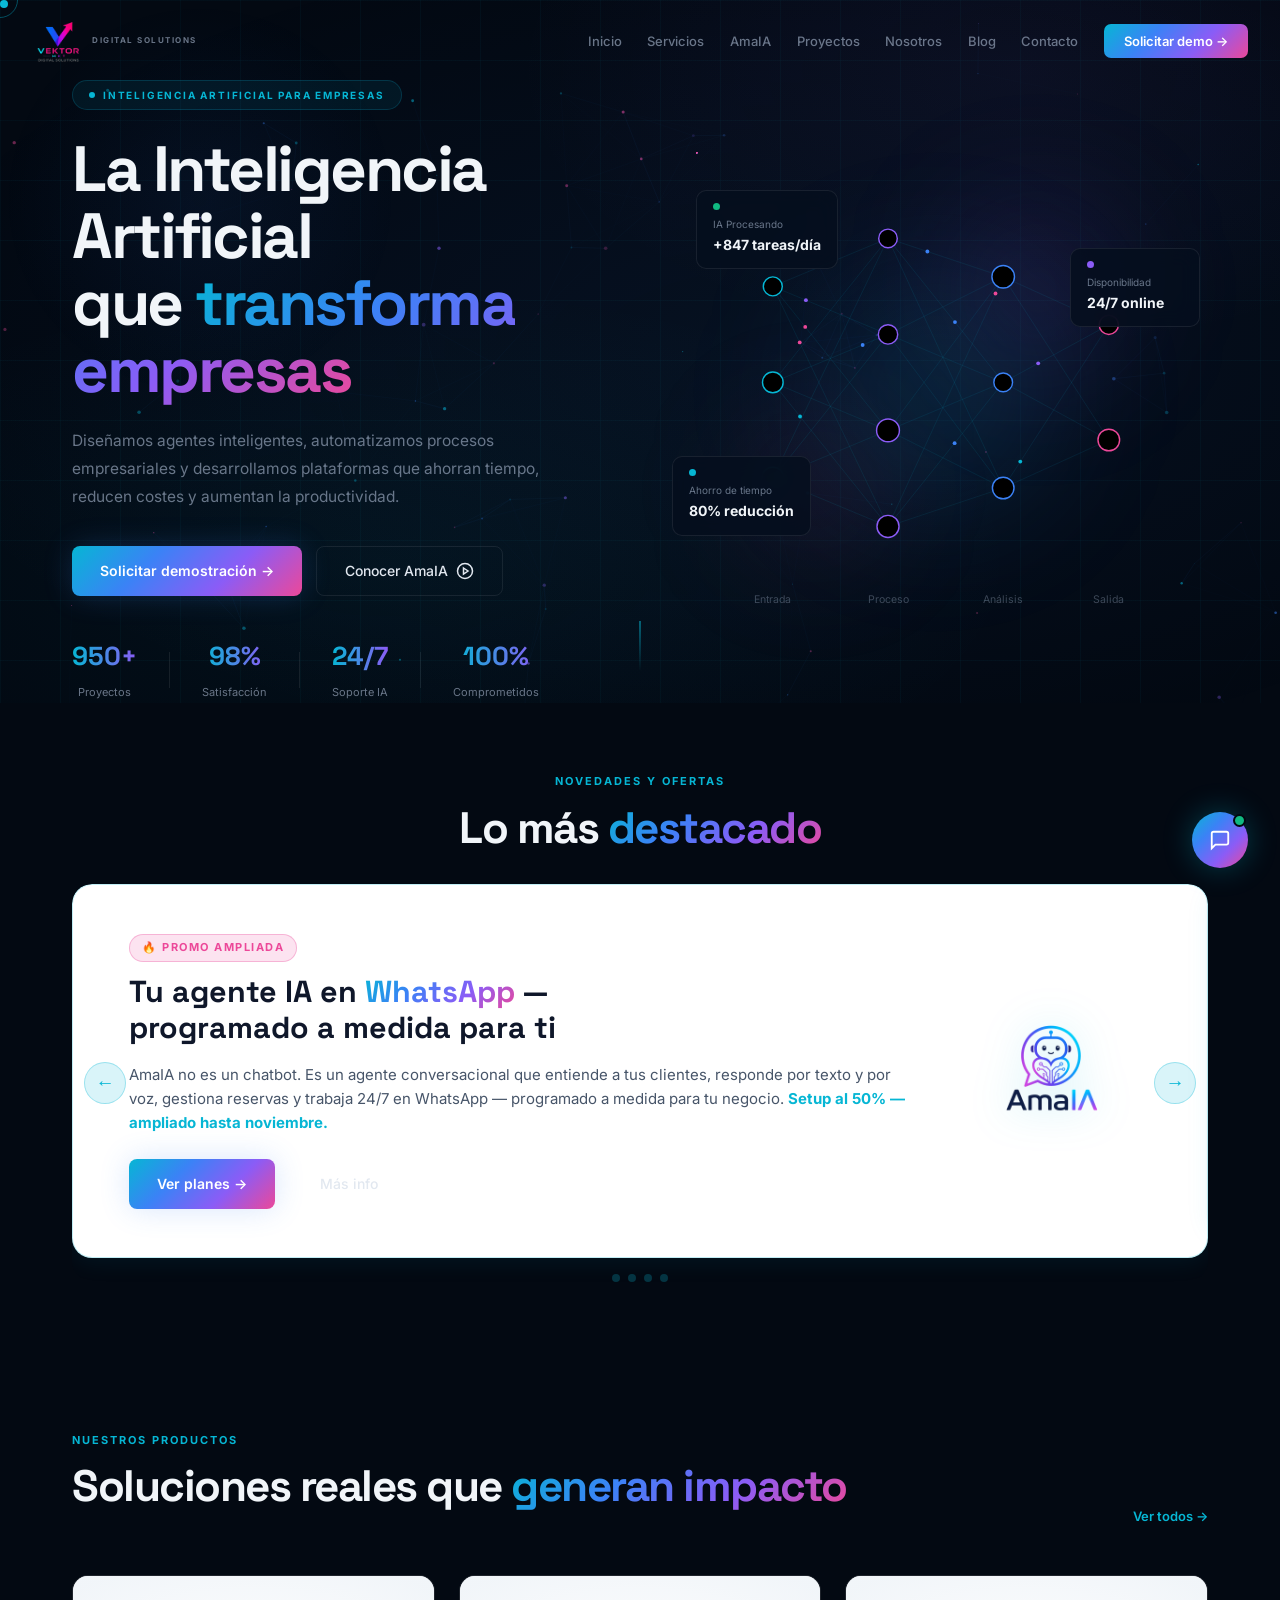
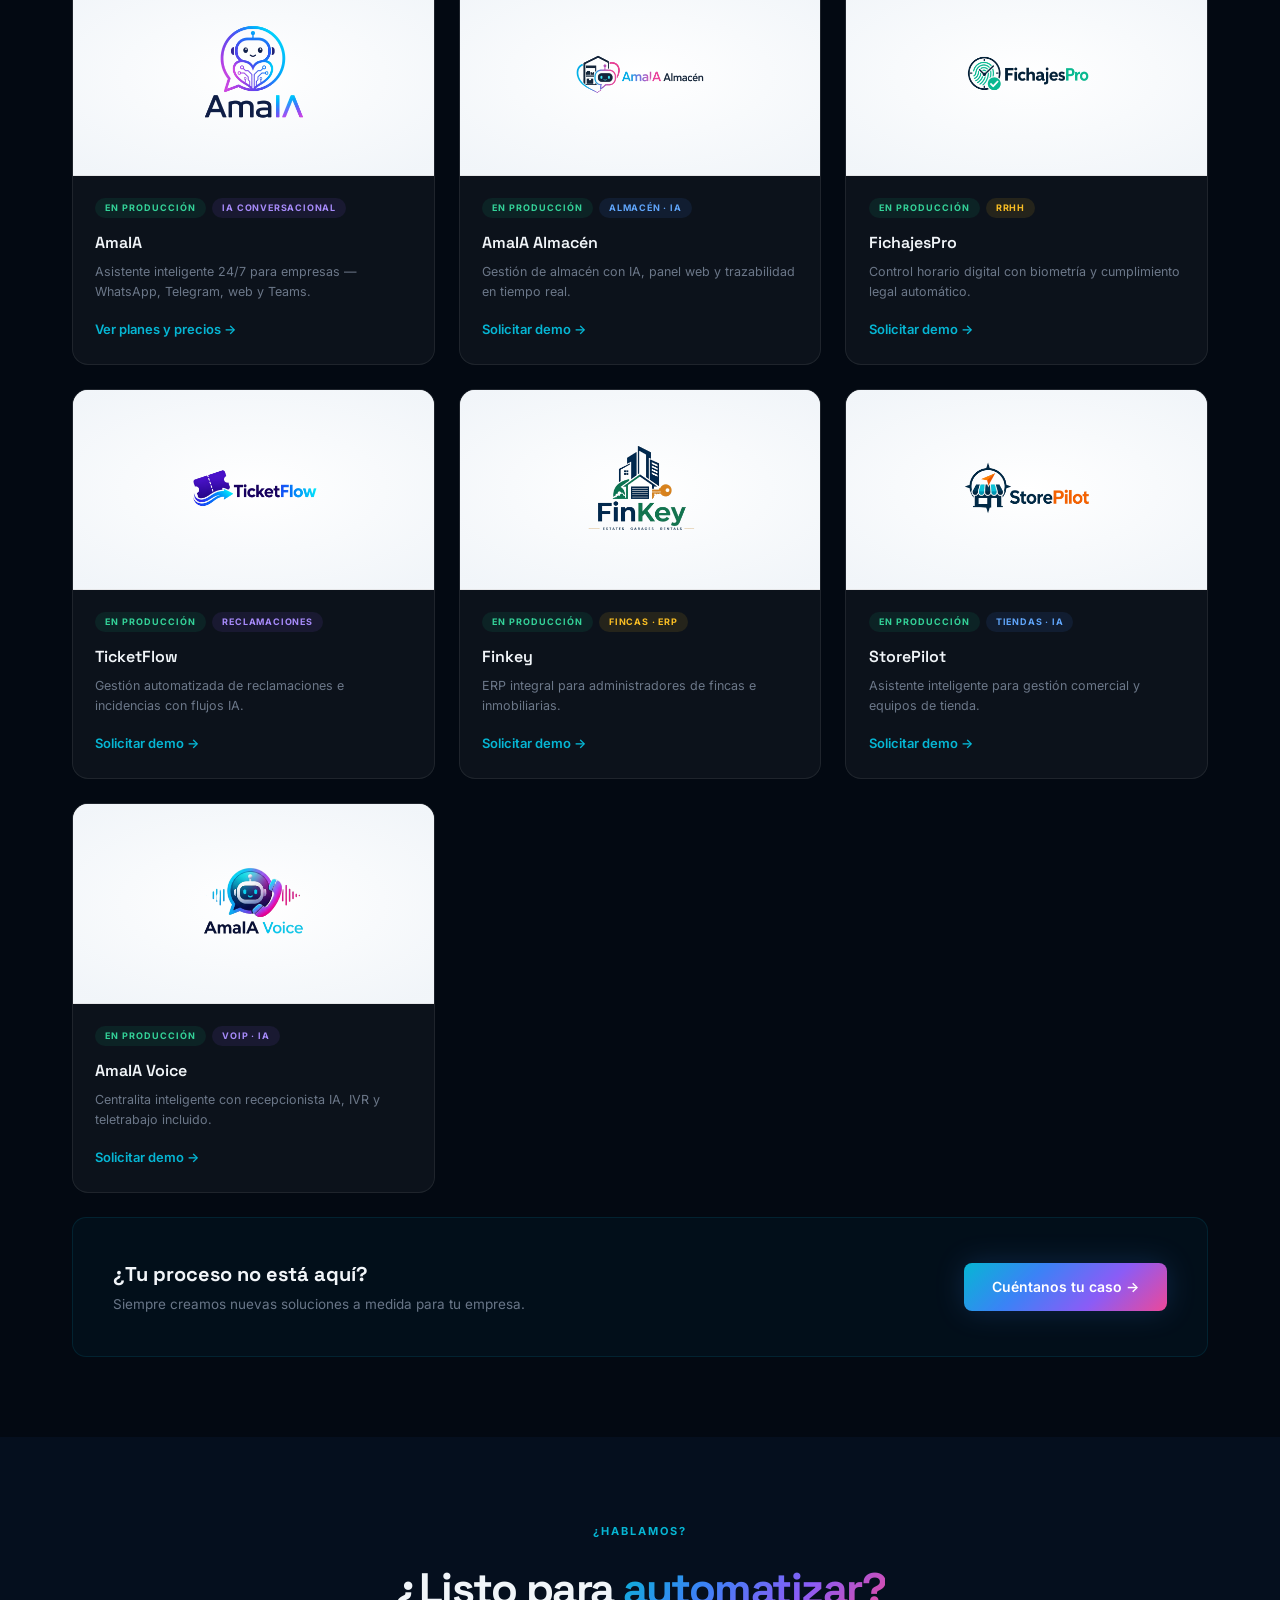
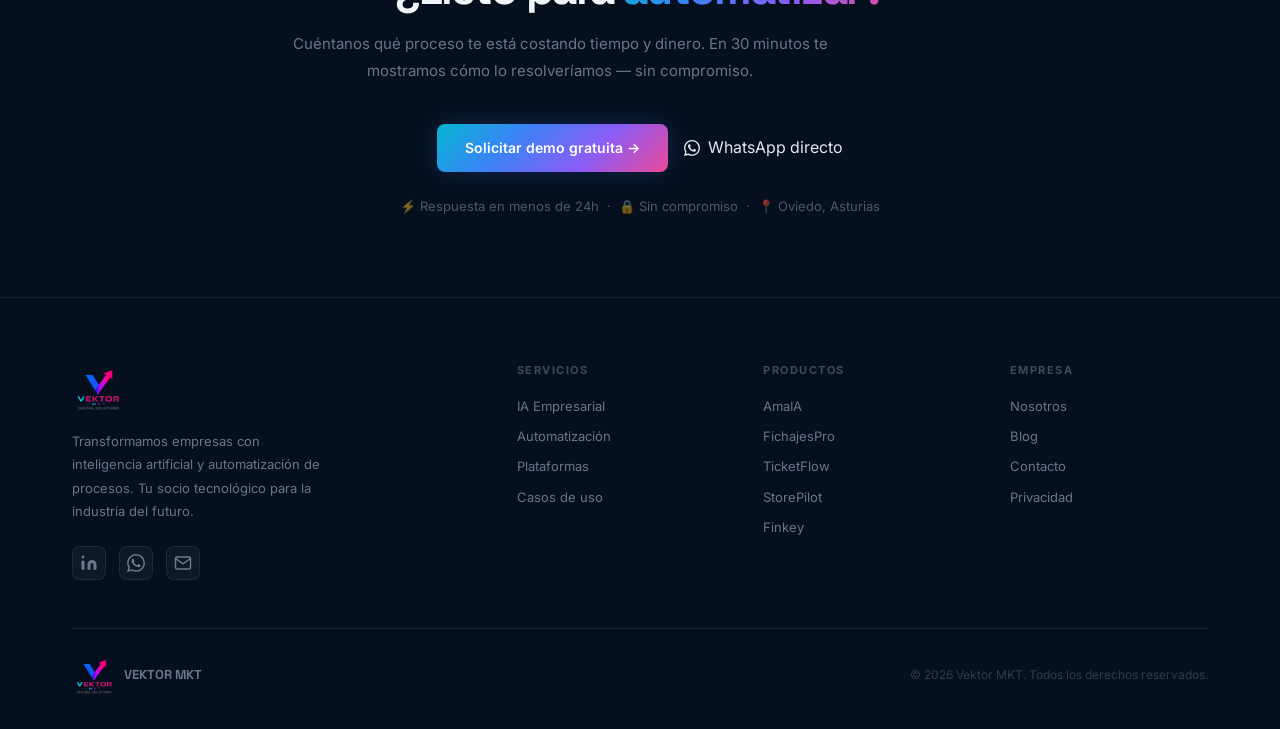
<file: index.html>
<!DOCTYPE html>
<html lang="es">
<head>
<meta charset="UTF-8"/>
<title>Vektor MKT | Automatización con IA para Empresas y PYMEs</title>
<meta name="description" content="Automatizamos los procesos de tu empresa con agentes de IA. Ahorra tiempo, reduce errores y escala sin contratar más. Consultoría IA para pymes en España.">
<meta name="robots" content="index, follow">
<!-- Open Graph -->
<meta property="og:type" content="website">
<meta property="og:title" content="Vektor MKT — Automatización con IA para Empresas">
<meta property="og:description" content="Agentes de IA que automatizan tus procesos empresariales. Conectamos SAP, ERP y flujos manuales con inteligencia artificial. Sin compromiso.">
<meta property="og:image" content="https://vektormkt.es/img/logo_sf.webp">
<meta property="og:locale" content="es_ES">
<!-- Twitter Card -->
<meta name="twitter:card" content="summary_large_image">
<meta name="twitter:title" content="Vektor MKT — Automatización con IA para Empresas">
<meta name="twitter:description" content="Agentes de IA que automatizan tus procesos empresariales. Conectamos SAP, ERP y flujos manuales con inteligencia artificial. Sin compromiso.">
<meta name="twitter:image" content="https://vektormkt.es/img/logo_sf.webp">
<meta name="viewport" content="width=device-width,initial-scale=1.0"/>


<link rel="canonical" href="https://vektormkt.es/"/>
<link rel="icon" type="image/png" href="img/icono.png"/>
<link rel="preconnect" href="https://fonts.googleapis.com"/>
<link rel="preconnect" href="https://fonts.gstatic.com" crossorigin/>
<link href="https://fonts.googleapis.com/css2?family=Inter:wght@300;400;500;600;700&family=Space+Grotesk:wght@400;500;600;700;900&display=swap" rel="stylesheet"/>
<link rel="stylesheet" href="style.css"/>
<!-- Google tag (gtag.js) -->
<script async src="https://www.googletagmanager.com/gtag/js?id=G-98J11TT73E"></script>
<script>
  window.dataLayer = window.dataLayer || [];
  function gtag(){dataLayer.push(arguments);}
  gtag('js', new Date());
  gtag('config', 'G-98J11TT73E');
</script>
</head>
<body>
<div id="cursor"></div>
<div id="cursor-ring"></div>
<div id="mouse-glow"></div>

<!-- NAV -->
<nav id="navbar">
  <div class="nav-inner">
    <a href="index.html" class="nav-logo">
      <img src="img/logo_sf.webp" alt="Vektor MKT" class="nav-logo-img" loading="eager"/>
      <span class="nav-logo-sub">DIGITAL SOLUTIONS</span>
    </a>
    <ul class="nav-links" id="nav-links">
      <li><a href="index.html" class="nav-link active">Inicio</a></li>
      <li><a href="servicios.html" class="nav-link">Servicios</a></li>
      <li><a href="amaia.html" class="nav-link">AmaIA</a></li>
      <li><a href="proyectos.html" class="nav-link">Proyectos</a></li>
      <li><a href="nosotros.html" class="nav-link">Nosotros</a></li>
      <li><a href="blog.html" class="nav-link">Blog</a></li>
      <li><a href="contacto.html" class="nav-link">Contacto</a></li>
      <li><a href="contacto.html" class="btn-nav">Solicitar demo →</a></li>
    </ul>
    <button class="nav-toggle" id="nav-toggle" aria-label="Menú">
      <span></span><span></span><span></span>
    </button>
  </div>
</nav>
<!-- ==================== HERO ==================== -->
<section id="hero">
  <canvas id="particle-canvas"></canvas>
  <div class="hero-overlay"></div>
  <div class="hero-grid-lines"></div>

  <div class="hero-inner">
    <div class="hero-left">
      <div class="hero-badge">
        <span class="badge-dot"></span>
        INTELIGENCIA ARTIFICIAL PARA EMPRESAS
      </div>
      <h1 class="hero-h1">
        La Inteligencia Artificial<br/>
        que <span class="grad-text">transforma empresas</span>
      </h1>
      <p class="hero-sub">
        Diseñamos agentes inteligentes, automatizamos procesos empresariales y desarrollamos plataformas que ahorran tiempo, reducen costes y aumentan la productividad.
      </p>
      <div class="hero-btns">
        <a href="contacto.html" class="btn-primary">Solicitar demostración →</a>
        <a href="amaia.html" class="btn-ghost">
          Conocer AmaIA
          <svg width="18" height="18" viewBox="0 0 24 24" fill="none" stroke="currentColor" stroke-width="2"><circle cx="12" cy="12" r="10"/><polygon points="10 8 16 12 10 16 10 8"/></svg>
        </a>
      </div>
      <div class="hero-stats">
        <div class="hstat">
          <span class="hstat-n" data-count="950" data-suffix="+">0+</span>
          <span class="hstat-l">Proyectos</span>
        </div>
        <div class="hstat-sep"></div>
        <div class="hstat">
          <span class="hstat-n" data-count="98" data-suffix="%">0%</span>
          <span class="hstat-l">Satisfacción</span>
        </div>
        <div class="hstat-sep"></div>
        <div class="hstat">
          <span class="hstat-n">24/7</span>
          <span class="hstat-l">Soporte IA</span>
        </div>
        <div class="hstat-sep"></div>
        <div class="hstat">
          <span class="hstat-n" data-count="100" data-suffix="%">0%</span>
          <span class="hstat-l">Comprometidos</span>
        </div>
      </div>
    </div>
    <div class="hero-right">
      <div class="hero-visual">
        <!-- Glowing brain/AI visual built with CSS+SVG -->
        <div class="hero-orb hero-orb-main"></div>
        <div class="hero-orb hero-orb-2"></div>
        <div class="hero-orb hero-orb-3"></div>
        <svg class="hero-neural" viewBox="0 0 500 500" xmlns="http://www.w3.org/2000/svg" id="neural-anim"></svg>
        <!-- Floating data cards -->
        <div class="float-card fc1">
          <div class="fc-dot fc-dot-green"></div>
          <span>IA Procesando</span>
          <strong>+847 tareas/día</strong>
        </div>
        <div class="float-card fc2">
          <div class="fc-dot fc-dot-cyan"></div>
          <span>Ahorro de tiempo</span>
          <strong>80% reducción</strong>
        </div>
        <div class="float-card fc3">
          <div class="fc-dot fc-dot-purple"></div>
          <span>Disponibilidad</span>
          <strong>24/7 online</strong>
        </div>
      </div>
    </div>
  </div>

  <div class="hero-scroll">
    <span class="scroll-line"></span>
  </div>
</section>

<!-- OFFER SLIDER -->
<section class="offer-slider-section">
  <div class="container">
    <div class="sec-head reveal" style="text-align:center;margin-bottom:2rem;">
      <span class="sec-tag">NOVEDADES Y OFERTAS</span>
      <h2 class="sec-h2">Lo más <span class="grad-text">destacado</span></h2>
    </div>
    <div class="os-slider-wrap">
      <div class="os-slider" id="os-slider">

        <!-- Slide 1: AmaIA Promo -->
        <div class="os-slide">
          <div class="os-slide-inner os-slide-promo">
            <div class="os-slide-left">
              <span class="os-badge os-badge-fire">🔥 Promo ampliada</span>
              <h3>Tu agente IA en <span class="grad-text">WhatsApp</span> —<br/>programado a medida para ti</h3>
              <p>AmaIA no es un chatbot. Es un agente conversacional que entiende a tus clientes, responde por texto y por voz, gestiona reservas y trabaja 24/7 en WhatsApp — programado a medida para tu negocio. <strong style="color:#06b6d4;">Setup al 50% — ampliado hasta noviembre.</strong></p>
              <div style="display:flex;gap:1rem;flex-wrap:wrap;">
                <a href="amaia.html#oferta" class="btn-primary">Ver planes →</a>
                <a href="amaia.html" class="btn-ghost">Más info</a>
              </div>
            </div>
            <div class="os-slide-right">
              <img src="img/proyectos/amaia-logo.webp" alt="AmaIA" class="os-prod-logo"/>
            </div>
          </div>
        </div>

        <!-- Slide 2: AmaIA Voice -->
        <div class="os-slide">
          <div class="os-slide-inner">
            <div class="os-slide-left">
              <span class="os-badge">NUEVO</span>
              <h3>AmaIA Voice —<br/><span class="grad-text">Centralita inteligente</span></h3>
              <p>Recepcionista virtual 24/7 con voz IA. Desvío automático a móvil, IVR inteligente y teletrabajo incluido desde el primer día.</p>
              <a href="proyectos.html" class="btn-primary">Descubrir →</a>
            </div>
            <div class="os-slide-right">
              <img src="img/proyectos/amaia-voice.webp" alt="AmaIA Voice" class="os-prod-logo"/>
            </div>
          </div>
        </div>

        <!-- Slide 3: FichajesPro -->
        <div class="os-slide">
          <div class="os-slide-inner">
            <div class="os-slide-left">
              <span class="os-badge">EN PRODUCCIÓN</span>
              <h3>FichajesPro —<br/><span class="grad-text">Control horario digital</span></h3>
              <p>Biometría, gestión de turnos y cumplimiento legal automatizado. Reportes en tiempo real sin intervención manual.</p>
              <a href="proyectos.html" class="btn-primary">Ver solución →</a>
            </div>
            <div class="os-slide-right">
              <img src="img/proyectos/fichajespro-logo.webp" alt="FichajesPro" class="os-prod-logo"/>
            </div>
          </div>
        </div>

        <!-- Slide 4: Finkey -->
        <div class="os-slide">
          <div class="os-slide-inner">
            <div class="os-slide-left">
              <span class="os-badge">SAAS</span>
              <h3>Finkey ERP —<br/><span class="grad-text">Gestión de fincas</span></h3>
              <p>Software integral para administradores de fincas e inmobiliarias. Comunidades, cuotas, incidencias y portal del propietario.</p>
              <a href="proyectos.html" class="btn-primary">Ver solución →</a>
            </div>
            <div class="os-slide-right">
              <img src="img/proyectos/finkey-logo.webp" alt="Finkey" class="os-prod-logo"/>
            </div>
          </div>
        </div>

      </div><!-- /os-slider -->
      <button class="os-prev" id="os-prev" aria-label="Anterior">&#8592;</button>
      <button class="os-next" id="os-next" aria-label="Siguiente">&#8594;</button>
      <div class="os-dots" id="os-dots"></div>
    </div>
  </div>
</section>

<!-- PRODUCT GRID -->
<section class="products-home-section sec">
  <div class="container">
    <div class="sec-head reveal" style="display:flex;align-items:flex-end;justify-content:space-between;flex-wrap:wrap;gap:1rem;">
      <div>
        <span class="sec-tag">NUESTROS PRODUCTOS</span>
        <h2 class="sec-h2">Soluciones reales que <span class="grad-text">generan impacto</span></h2>
      </div>
      <a href="proyectos.html" class="proj-ver-todos">Ver todos →</a>
    </div>
    <div class="proj-grid proj-grid-5">
      <div class="proj-card reveal">
        <div class="proj-logo-wrap"><img src="img/proyectos/amaia-logo.webp" alt="AmaIA" class="proj-logo-img"/></div>
        <div class="proj-body">
          <div class="proj-tags-row"><span class="proj-status status-prod">En producción</span><span class="ptag ptag-purple">IA Conversacional</span></div>
          <h3>AmaIA</h3>
          <p>Asistente inteligente 24/7 para empresas — WhatsApp, Telegram, web y Teams.</p>
          <a href="amaia.html" class="proj-link">Ver planes y precios →</a>
        </div>
      </div>
      <div class="proj-card reveal">
        <div class="proj-logo-wrap"><img src="img/proyectos/amaia-almacen-logo.webp" alt="AmaIA Almacén" class="proj-logo-img"/></div>
        <div class="proj-body">
          <div class="proj-tags-row"><span class="proj-status status-prod">En producción</span><span class="ptag ptag-blue">Almacén · IA</span></div>
          <h3>AmaIA Almacén</h3>
          <p>Gestión de almacén con IA, panel web y trazabilidad en tiempo real.</p>
          <a href="proyectos.html" class="proj-link">Solicitar demo →</a>
        </div>
      </div>
      <div class="proj-card reveal">
        <div class="proj-logo-wrap"><img src="img/proyectos/fichajespro-logo.webp" alt="FichajesPro" class="proj-logo-img"/></div>
        <div class="proj-body">
          <div class="proj-tags-row"><span class="proj-status status-prod">En producción</span><span class="ptag ptag-yellow">RRHH</span></div>
          <h3>FichajesPro</h3>
          <p>Control horario digital con biometría y cumplimiento legal automático.</p>
          <a href="proyectos.html" class="proj-link">Solicitar demo →</a>
        </div>
      </div>
      <div class="proj-card reveal">
        <div class="proj-logo-wrap"><img src="img/proyectos/ticketflow-logo.webp" alt="TicketFlow" class="proj-logo-img"/></div>
        <div class="proj-body">
          <div class="proj-tags-row"><span class="proj-status status-prod">En producción</span><span class="ptag ptag-purple">Reclamaciones</span></div>
          <h3>TicketFlow</h3>
          <p>Gestión automatizada de reclamaciones e incidencias con flujos IA.</p>
          <a href="proyectos.html" class="proj-link">Solicitar demo →</a>
        </div>
      </div>
      <div class="proj-card reveal">
        <div class="proj-logo-wrap"><img src="img/proyectos/finkey-logo.webp" alt="Finkey" class="proj-logo-img"/></div>
        <div class="proj-body">
          <div class="proj-tags-row"><span class="proj-status status-prod">En producción</span><span class="ptag ptag-yellow">Fincas · ERP</span></div>
          <h3>Finkey</h3>
          <p>ERP integral para administradores de fincas e inmobiliarias.</p>
          <a href="proyectos.html" class="proj-link">Solicitar demo →</a>
        </div>
      </div>
      <div class="proj-card reveal">
        <div class="proj-logo-wrap"><img src="img/proyectos/storepilot-logo.webp" alt="StorePilot" class="proj-logo-img"/></div>
        <div class="proj-body">
          <div class="proj-tags-row"><span class="proj-status status-prod">En producción</span><span class="ptag ptag-blue">Tiendas · IA</span></div>
          <h3>StorePilot</h3>
          <p>Asistente inteligente para gestión comercial y equipos de tienda.</p>
          <a href="proyectos.html" class="proj-link">Solicitar demo →</a>
        </div>
      </div>
      <div class="proj-card reveal">
        <div class="proj-logo-wrap"><img src="img/proyectos/amaia-voice.webp" alt="AmaIA Voice" class="proj-logo-img"/></div>
        <div class="proj-body">
          <div class="proj-tags-row"><span class="proj-status status-prod">En producción</span><span class="ptag ptag-purple">VoIP · IA</span></div>
          <h3>AmaIA Voice</h3>
          <p>Centralita inteligente con recepcionista IA, IVR y teletrabajo incluido.</p>
          <a href="proyectos.html" class="proj-link">Solicitar demo →</a>
        </div>
      </div>
    </div>
    <div class="proj-custom-banner reveal">
      <div><h3>¿Tu proceso no está aquí?</h3><p>Siempre creamos nuevas soluciones a medida para tu empresa.</p></div>
      <a href="contacto.html" class="btn-primary">Cuéntanos tu caso →</a>
    </div>
  </div>
</section>
<!-- ==================== CTA CONTACTO ==================== -->
<section class="sec sec-dark" style="padding:5rem 0;">
  <div class="container">
    <div style="text-align:center;max-width:700px;margin:0 auto;">
      <div class="reveal">
        <span class="sec-tag">¿HABLAMOS?</span>
        <h2 class="sec-h2" style="margin:.75rem 0 1rem;">¿Listo para <span class="grad-text">automatizar?</span></h2>
        <p class="sec-sub-text" style="margin-bottom:2.5rem;">Cuéntanos qué proceso te está costando tiempo y dinero. En 30 minutos te mostramos cómo lo resolveríamos — sin compromiso.</p>
        <div style="display:flex;flex-wrap:wrap;gap:1rem;justify-content:center;">
          <a href="contacto.html" class="btn-primary">Solicitar demo gratuita →</a>
          <a href="https://wa.me/34642895833" target="_blank" rel="noopener" class="btn-secondary" style="display:inline-flex;align-items:center;gap:.5rem;">
            <svg width="16" height="16" viewBox="0 0 24 24" fill="currentColor"><path d="M17.472 14.382c-.297-.149-1.758-.867-2.03-.967-.273-.099-.471-.148-.67.15-.197.297-.767.966-.94 1.164-.173.199-.347.223-.644.075-.297-.15-1.255-.463-2.39-1.475-.883-.788-1.48-1.761-1.653-2.059-.173-.297-.018-.458.13-.606.134-.133.298-.347.446-.52.149-.174.198-.298.298-.497.099-.198.05-.371-.025-.52-.075-.149-.669-1.612-.916-2.207-.242-.579-.487-.5-.669-.51-.173-.008-.371-.01-.57-.01-.198 0-.52.074-.792.372-.272.297-1.04 1.016-1.04 2.479 0 1.462 1.065 2.875 1.213 3.074.149.198 2.096 3.2 5.077 4.487.709.306 1.262.489 1.694.625.712.227 1.36.195 1.871.118.571-.085 1.758-.719 2.006-1.413.248-.694.248-1.289.173-1.413-.074-.124-.272-.198-.57-.347m-5.421 7.403h-.004a9.87 9.87 0 01-5.031-1.378l-.361-.214-3.741.982.998-3.648-.235-.374a9.86 9.86 0 01-1.51-5.26c.001-5.45 4.436-9.884 9.888-9.884 2.64 0 5.122 1.03 6.988 2.898a9.825 9.825 0 012.893 6.994c-.003 5.45-4.437 9.884-9.885 9.884m8.413-18.297A11.815 11.815 0 0012.05 0C5.495 0 .16 5.335.157 11.892c0 2.096.547 4.142 1.588 5.945L.057 24l6.305-1.654a11.882 11.882 0 005.683 1.448h.005c6.554 0 11.89-5.335 11.893-11.893a11.821 11.821 0 00-3.48-8.413z"/></svg>
            WhatsApp directo
          </a>
        </div>
        <p style="margin-top:1.5rem;font-size:13px;color:rgba(148,163,184,.5);">⚡ Respuesta en menos de 24h &nbsp;·&nbsp; 🔒 Sin compromiso &nbsp;·&nbsp; 📍 Oviedo, Asturias</p>
      </div>
    </div>
  </div>
</section>

<!-- FOOTER -->
<footer id="footer">
  <div class="container">
    <div class="footer-top">
      <div class="footer-brand">
        <img src="img/logo_sf.webp" alt="Vektor MKT" class="nav-logo-img"/>
        <p>Transformamos empresas con inteligencia artificial y automatización de procesos. Tu socio tecnológico para la industria del futuro.</p>
        <div class="footer-socials">
          <a href="#" aria-label="LinkedIn"><svg width="18" height="18" viewBox="0 0 24 24" fill="currentColor"><path d="M16 8a6 6 0 016 6v7h-4v-7a2 2 0 00-2-2 2 2 0 00-2 2v7h-4v-7a6 6 0 016-6zM2 9h4v12H2z"/><circle cx="4" cy="4" r="2"/></svg></a>
          <a href="https://wa.me/34642895833" aria-label="WhatsApp"><svg width="18" height="18" viewBox="0 0 24 24" fill="currentColor"><path d="M17.472 14.382c-.297-.149-1.758-.867-2.03-.967-.273-.099-.471-.148-.67.15-.197.297-.767.966-.94 1.164-.173.199-.347.223-.644.075-.297-.15-1.255-.463-2.39-1.475-.883-.788-1.48-1.761-1.653-2.059-.173-.297-.018-.458.13-.606.134-.133.298-.347.446-.52.149-.174.198-.298.298-.497.099-.198.05-.371-.025-.52-.075-.149-.669-1.612-.916-2.207-.242-.579-.487-.5-.669-.51-.173-.008-.371-.01-.57-.01-.198 0-.52.074-.792.372-.272.297-1.04 1.016-1.04 2.479 0 1.462 1.065 2.875 1.213 3.074.149.198 2.096 3.2 5.077 4.487.709.306 1.262.489 1.694.625.712.227 1.36.195 1.871.118.571-.085 1.758-.719 2.006-1.413.248-.694.248-1.289.173-1.413-.074-.124-.272-.198-.57-.347m-5.421 7.403h-.004a9.87 9.87 0 01-5.031-1.378l-.361-.214-3.741.982.998-3.648-.235-.374a9.86 9.86 0 01-1.51-5.26c.001-5.45 4.436-9.884 9.888-9.884 2.64 0 5.122 1.03 6.988 2.898a9.825 9.825 0 012.893 6.994c-.003 5.45-4.437 9.884-9.885 9.884m8.413-18.297A11.815 11.815 0 0012.05 0C5.495 0 .16 5.335.157 11.892c0 2.096.547 4.142 1.588 5.945L.057 24l6.305-1.654a11.882 11.882 0 005.683 1.448h.005c6.554 0 11.89-5.335 11.893-11.893a11.821 11.821 0 00-3.48-8.413z"/></svg></a>
          <a href="mailto:contacto@vektormkt.es" aria-label="Email"><svg width="18" height="18" viewBox="0 0 24 24" fill="none" stroke="currentColor" stroke-width="2"><path d="M4 4h16c1.1 0 2 .9 2 2v12c0 1.1-.9 2-2 2H4c-1.1 0-2-.9-2-2V6c0-1.1.9-2 2-2z"/><polyline points="22,6 12,13 2,6"/></svg></a>
        </div>
      </div>
      <div class="footer-col">
        <h5>Servicios</h5>
        <a href="servicios.html">IA Empresarial</a>
        <a href="servicios.html">Automatización</a>
        <a href="servicios.html">Plataformas</a>
        <a href="servicios.html#casos">Casos de uso</a>
      </div>
      <div class="footer-col">
        <h5>Productos</h5>
        <a href="amaia.html">AmaIA</a>
        <a href="proyectos.html">FichajesPro</a>
        <a href="proyectos.html">TicketFlow</a>
        <a href="proyectos.html">StorePilot</a>
        <a href="proyectos.html">Finkey</a>
      </div>
      <div class="footer-col">
        <h5>Empresa</h5>
        <a href="nosotros.html">Nosotros</a>
        <a href="blog.html">Blog</a>
        <a href="contacto.html">Contacto</a>
        <a href="privacidad.html">Privacidad</a>
      </div>
    </div>
    <div class="footer-bottom">
      <div class="footer-logo-sm">
        <img src="img/logo_sf.webp" alt="Vektor MKT" class="nav-logo-img" style="max-height:28px;"/>
        <span>VEKTOR MKT</span>
      </div>
      <p class="footer-copy">© <span id="year"></span> Vektor MKT. Todos los derechos reservados.</p>
    </div>
  </div>
</footer>
<!-- CHAT WIDGET -->
<button class="chat-fab" id="chat-fab" aria-label="Abrir chat AmaIA">
  <svg width="22" height="22" viewBox="0 0 24 24" fill="none" stroke="white" stroke-width="2"><path d="M21 15a2 2 0 01-2 2H7l-4 4V5a2 2 0 012-2h14a2 2 0 012 2z"/></svg>
  <span class="chat-fab-pulse"></span>
</button>
<div class="chat-widget" id="chat-widget">
  <div class="cw-header">
    <div class="cw-hinfo">
      <div class="cw-avatar" style="background:#0d1520;padding:3px;"><img src="img/proyectos/amaia-logo.webp" alt="AmaIA" style="width:30px;height:30px;object-fit:contain;border-radius:50%;"/></div>
      <div>
        <div class="cw-name">amaIA</div>
        <div class="cw-status"><span class="online-dot"></span>En línea</div>
      </div>
    </div>
    <div style="display:flex;align-items:center;gap:8px;">
      <a href="https://wa.me/34642895833" target="_blank" rel="noopener" class="cw-wa-header-btn" title="Abrir en WhatsApp">
        <svg width="14" height="14" viewBox="0 0 24 24" fill="currentColor"><path d="M17.472 14.382c-.297-.149-1.758-.867-2.03-.967-.273-.099-.471-.148-.67.15-.197.297-.767.966-.94 1.164-.173.199-.347.223-.644.075-.297-.15-1.255-.463-2.39-1.475-.883-.788-1.48-1.761-1.653-2.059-.173-.297-.018-.458.13-.606.134-.133.298-.347.446-.52.149-.174.198-.298.298-.497.099-.198.05-.371-.025-.52-.075-.149-.669-1.612-.916-2.207-.242-.579-.487-.5-.669-.51-.173-.008-.371-.01-.57-.01-.198 0-.52.074-.792.372-.272.297-1.04 1.016-1.04 2.479 0 1.462 1.065 2.875 1.213 3.074.149.198 2.096 3.2 5.077 4.487.709.306 1.262.489 1.694.625.712.227 1.36.195 1.871.118.571-.085 1.758-.719 2.006-1.413.248-.694.248-1.289.173-1.413-.074-.124-.272-.198-.57-.347m-5.421 7.403h-.004a9.87 9.87 0 01-5.031-1.378l-.361-.214-3.741.982.998-3.648-.235-.374a9.86 9.86 0 01-1.51-5.26c.001-5.45 4.436-9.884 9.888-9.884 2.64 0 5.122 1.03 6.988 2.898a9.825 9.825 0 012.893 6.994c-.003 5.45-4.437 9.884-9.885 9.884m8.413-18.297A11.815 11.815 0 0012.05 0C5.495 0 .16 5.335.157 11.892c0 2.096.547 4.142 1.588 5.945L.057 24l6.305-1.654a11.882 11.882 0 005.683 1.448h.005c6.554 0 11.89-5.335 11.893-11.893a11.821 11.821 0 00-3.48-8.413z"/></svg>
        WhatsApp
      </a>
      <button class="cw-close" id="cw-close">✕</button>
    </div>
  </div>
  <div class="cw-msgs" id="cw-msgs">
    <div class="cw-msg cw-msg-bot">
      <div class="cw-msg-av" style="background:#0d1520;padding:2px;"><img src="img/proyectos/amaia-logo.webp" alt="AmaIA" style="width:20px;height:20px;object-fit:contain;border-radius:50%;"/></div>
      <div class="cw-bubble">👋 Hola, soy <strong>amaIA</strong>. ¿En qué puedo ayudarte hoy?</div>
    </div>
  </div>
  <div class="cw-inp-row">
    <input type="text" id="cw-input" placeholder="Escribe tu mensaje..."/>
    <button id="cw-send" class="cw-send-btn">
      <svg width="16" height="16" viewBox="0 0 24 24" fill="none" stroke="currentColor" stroke-width="2.5"><line x1="22" y1="2" x2="11" y2="13"/><polygon points="22 2 15 22 11 13 2 9 22 2"/></svg>
    </button>
  </div>
</div>

<script src="script.js"></script>
<script>
var y=document.getElementById('year');if(y)y.textContent=new Date().getFullYear();
(function(){
  var end=new Date('2026-09-30T23:59:59+02:00').getTime();
  function tick(){var now=Date.now(),diff=Math.max(0,end-now);
    var d=Math.floor(diff/86400000),h=Math.floor((diff%86400000)/3600000),
        m=Math.floor((diff%3600000)/60000),s=Math.floor((diff%60000)/1000);
    var p=function(n){return String(n).padStart(2,'0');},el;
    if((el=document.getElementById('cd-d')))el.textContent=p(d);
    if((el=document.getElementById('cd-h')))el.textContent=p(h);
    if((el=document.getElementById('cd-m')))el.textContent=p(m);
    if((el=document.getElementById('cd-s')))el.textContent=p(s);
  }tick();setInterval(tick,1000);
})();
</script>
<script>
// Offer slider
(function(){
  var slider=document.getElementById('os-slider');
  if(!slider) return;
  var slides=slider.querySelectorAll('.os-slide');
  var dots=document.getElementById('os-dots');
  var cur=0, total=slides.length, timer;
  // build dots
  for(var i=0;i<total;i++){
    var d=document.createElement('span');
    d.className='os-dot'+(i===0?' os-dot-active':'');
    d.setAttribute('data-i',i);
    d.addEventListener('click',function(){goTo(+this.getAttribute('data-i'));});
    dots.appendChild(d);
  }
  function goTo(n){
    cur=((n%total)+total)%total;
    slider.style.transform='translateX(-'+cur*100+'%)';
    dots.querySelectorAll('.os-dot').forEach(function(d,i){
      d.className='os-dot'+(i===cur?' os-dot-active':'');
    });
  }
  function next(){goTo(cur+1);}
  function resetTimer(){clearInterval(timer);timer=setInterval(next,5000);}
  document.getElementById('os-prev').addEventListener('click',function(){goTo(cur-1);resetTimer();});
  document.getElementById('os-next').addEventListener('click',function(){goTo(cur+1);resetTimer();});
  resetTimer();
})();
</script>
</body>
</html>
</file>
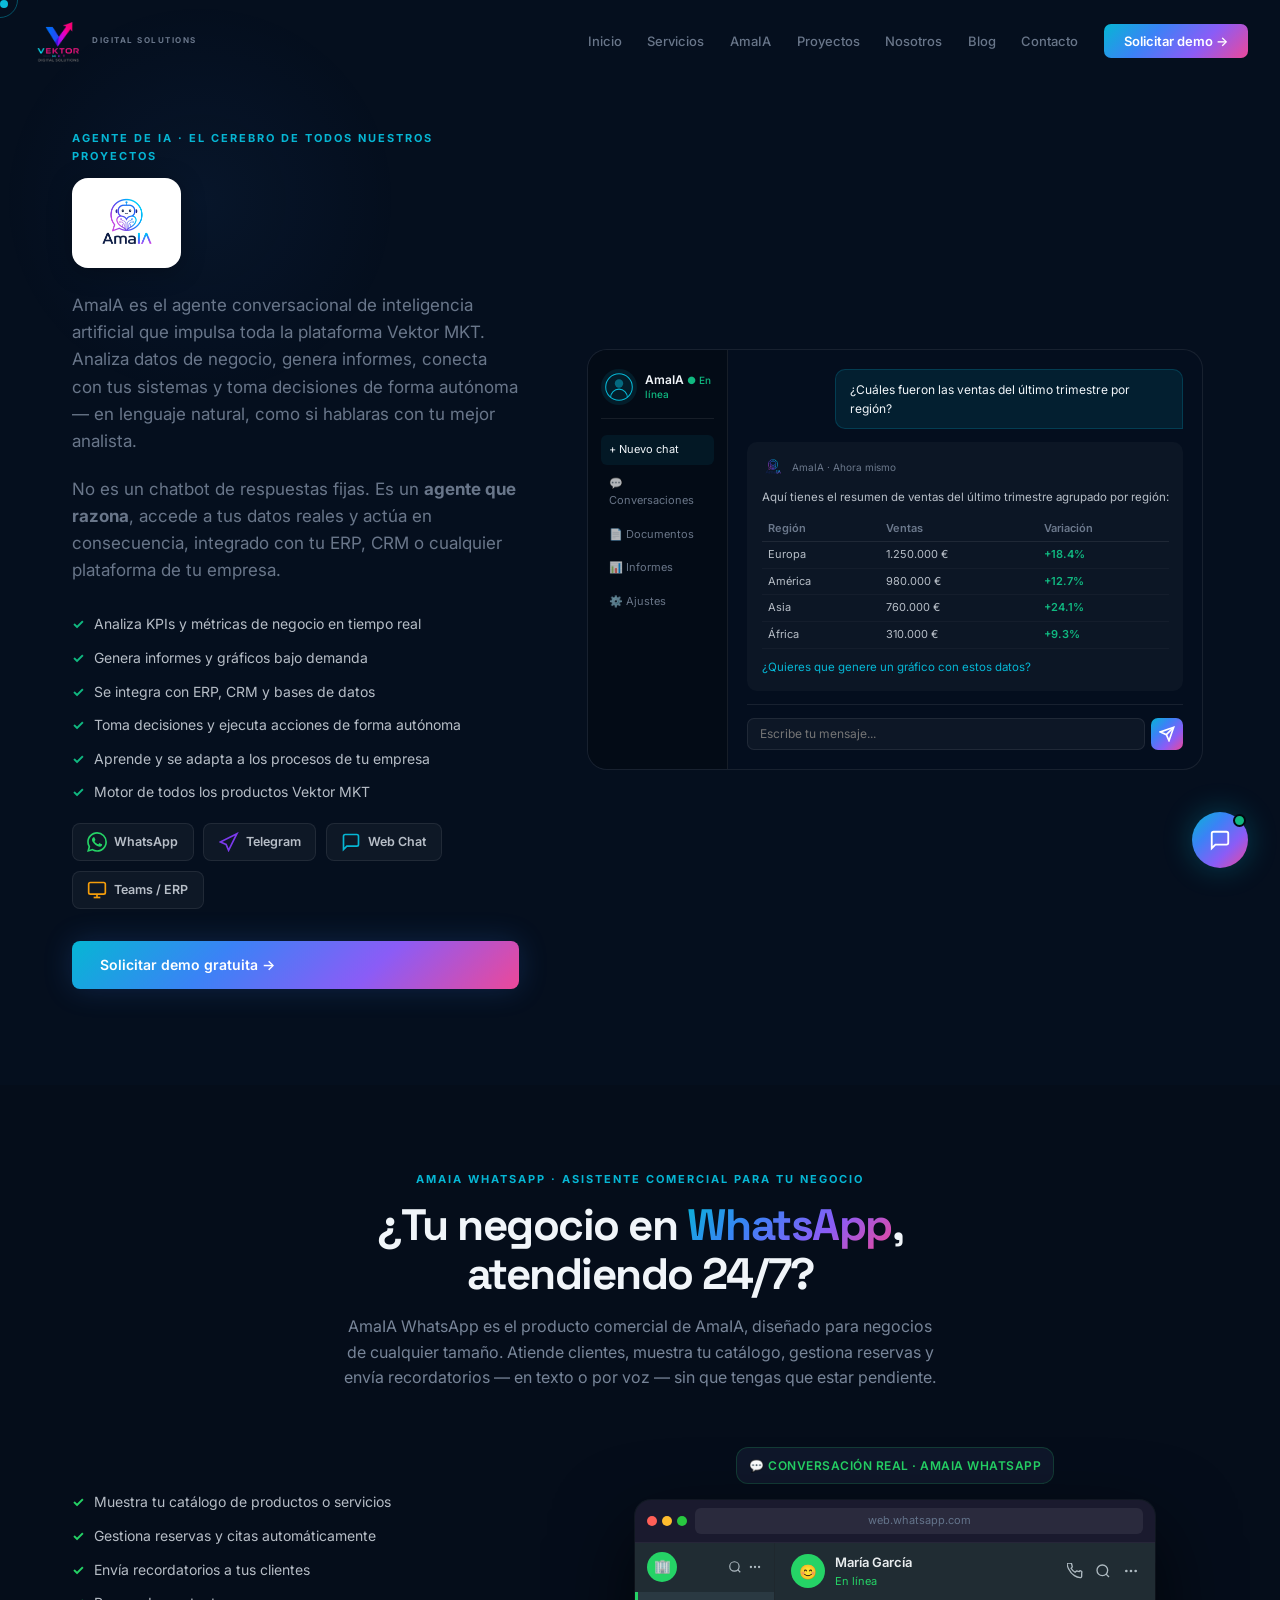
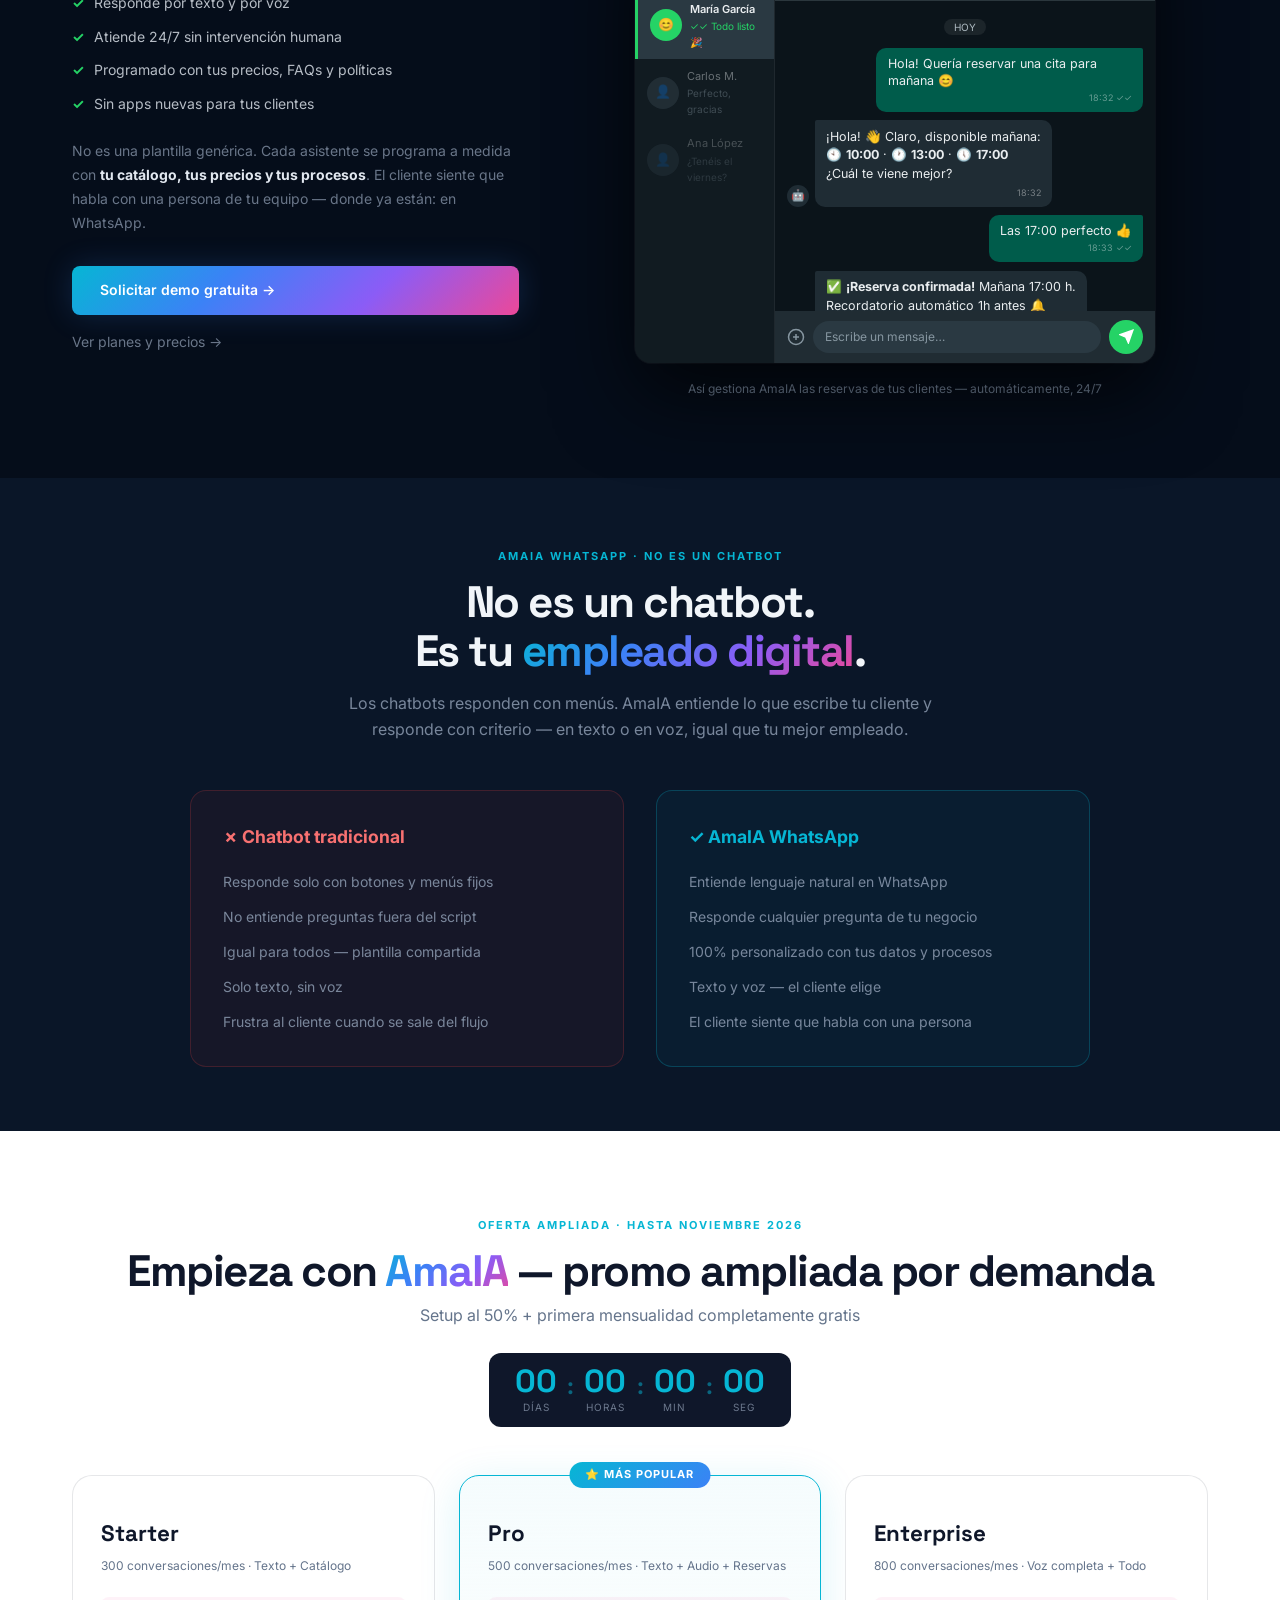
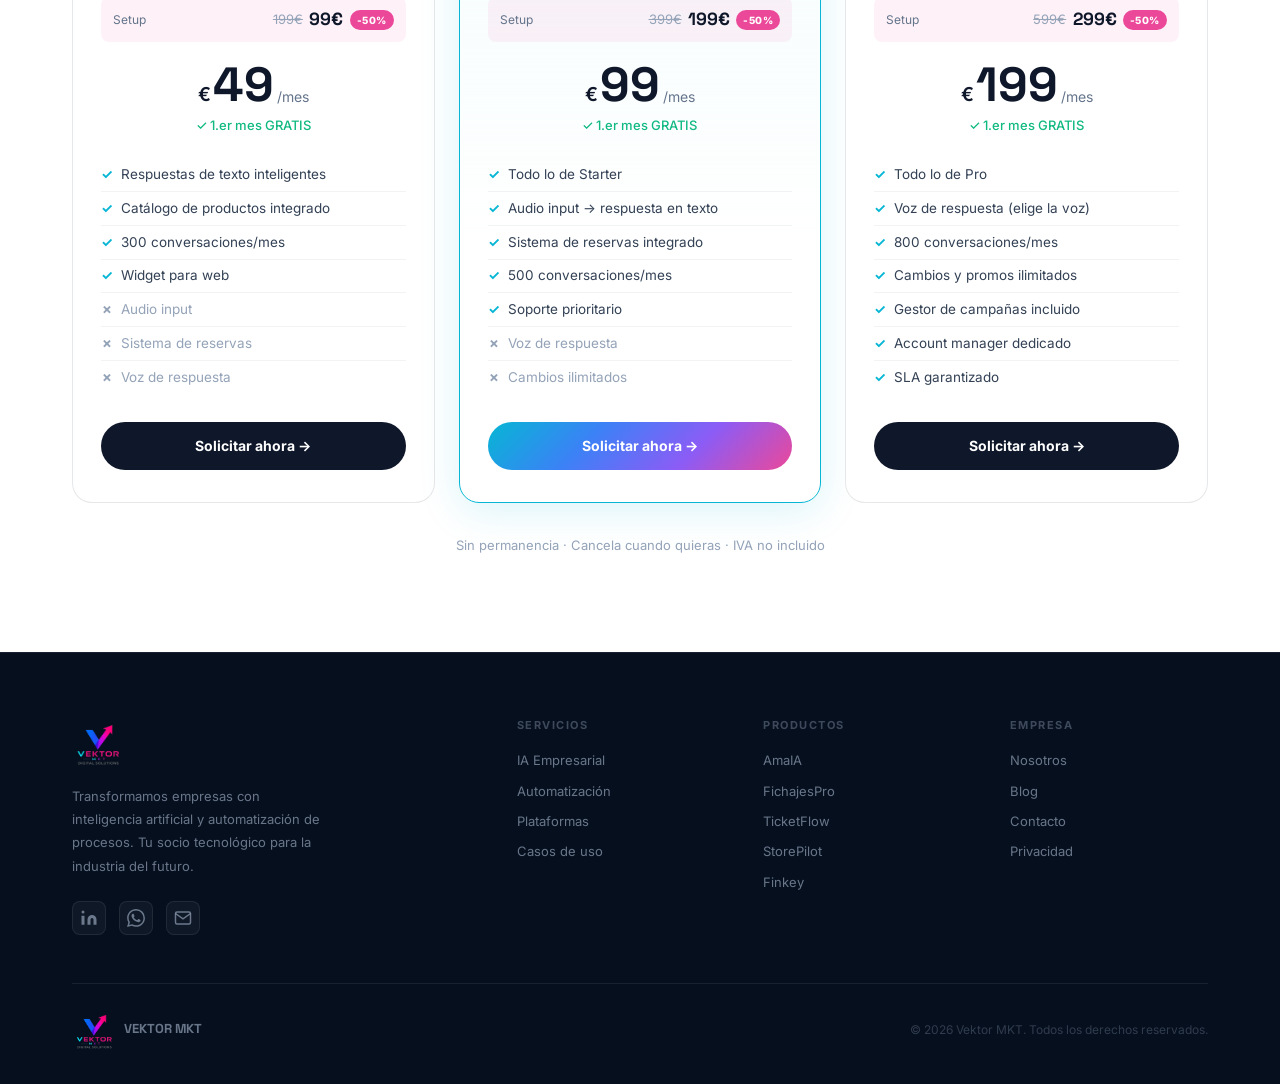
<file: amaia.html>
<!DOCTYPE html>
<html lang="es">
<head>
<meta charset="UTF-8"/>
<title>AmaIA — Asistente IA para WhatsApp y Atención al Cliente | Vektor MKT</title>
<meta name="description" content="AmaIA es tu asistente de inteligencia artificial para WhatsApp. Automatiza reservas, consultas y atención al cliente 24/7 para tu negocio.">
<meta name="robots" content="index, follow">
<!-- Open Graph -->
<meta property="og:type" content="website">
<meta property="og:title" content="AmaIA — Asistente IA para WhatsApp">
<meta property="og:description" content="Automatiza la atención al cliente de tu empresa con AmaIA, el agente de IA para WhatsApp de Vektor MKT. Responde, agenda y gestiona sin parar.">
<meta property="og:image" content="https://vektormkt.es/img/logo_sf.webp">
<meta property="og:locale" content="es_ES">
<!-- Twitter Card -->
<meta name="twitter:card" content="summary_large_image">
<meta name="twitter:title" content="AmaIA — Asistente IA para WhatsApp">
<meta name="twitter:description" content="Automatiza la atención al cliente de tu empresa con AmaIA, el agente de IA para WhatsApp de Vektor MKT. Responde, agenda y gestiona sin parar.">
<meta name="twitter:image" content="https://vektormkt.es/img/logo_sf.webp">
<meta name="viewport" content="width=device-width,initial-scale=1.0"/>


<link rel="icon" type="image/png" href="img/icono.png"/>
<link rel="preconnect" href="https://fonts.googleapis.com"/>
<link rel="preconnect" href="https://fonts.gstatic.com" crossorigin/>
<link href="https://fonts.googleapis.com/css2?family=Inter:wght@300;400;500;600;700&family=Space+Grotesk:wght@400;500;600;700;900&display=swap" rel="stylesheet"/>
<link rel="stylesheet" href="style.css"/>
<style>
/* ---- MOBILE FIXES amaia.html ---- */
@media (hover: none), (pointer: coarse) {
  #cursor, #cursor-ring, #mouse-glow { display: none !important; visibility: hidden !important; }
  body { cursor: auto !important; }
}
@media (max-width: 600px) {
  .ww-sidebar { display: none !important; }
  .ww-ui { height: 360px !important; }
  .ww-outer { border-radius: 12px !important; }
  .chatbot-grid { grid-template-columns: 1fr !important; }
  #amaia-whatsapp .amaia-left { order: 2; }
  #amaia-whatsapp .amaia-right { order: 1; }
}
</style>
<!-- Google tag (gtag.js) -->
<script async src="https://www.googletagmanager.com/gtag/js?id=G-98J11TT73E"></script>
<script>
  window.dataLayer = window.dataLayer || [];
  function gtag(){dataLayer.push(arguments);}
  gtag('js', new Date());
  gtag('config', 'G-98J11TT73E');
</script>
</head>
<body>
<div id="cursor"></div>
<div id="cursor-ring"></div>
<div id="mouse-glow"></div>

<!-- NAV -->
<nav id="navbar">
  <div class="nav-inner">
    <a href="index.html" class="nav-logo">
      <img src="img/logo_sf.webp" alt="Vektor MKT" class="nav-logo-img" loading="eager"/>
      <span class="nav-logo-sub">DIGITAL SOLUTIONS</span>
    </a>
    <ul class="nav-links" id="nav-links">
      <li><a href="index.html" class="nav-link">Inicio</a></li>
      <li><a href="servicios.html" class="nav-link">Servicios</a></li>
      <li><a href="amaia.html" class="nav-link active">AmaIA</a></li>
      <li><a href="proyectos.html" class="nav-link">Proyectos</a></li>
      <li><a href="nosotros.html" class="nav-link">Nosotros</a></li>
      <li><a href="blog.html" class="nav-link">Blog</a></li>
      <li><a href="contacto.html" class="nav-link">Contacto</a></li>
      <li><a href="contacto.html" class="btn-nav">Solicitar demo →</a></li>
    </ul>
    <button class="nav-toggle" id="nav-toggle" aria-label="Menú">
      <span></span><span></span><span></span>
    </button>
  </div>
</nav>

<!-- ==================== HERO: AMAIA AGENTE COMPLETO ==================== -->
<section id="amaia" style="padding-top:130px;" class="sec sec-dark">
  <div class="container">
    <div class="amaia-grid">
      <div class="amaia-left reveal">
        <span class="sec-tag">AGENTE DE IA · EL CEREBRO DE TODOS NUESTROS PROYECTOS</span>
        <div class="amaia-logo-header">
          <img src="img/proyectos/amaia-logo.webp" alt="AmaIA" class="amaia-header-logo"/>
        </div>
        <p class="amaia-sub">AmaIA es el agente conversacional de inteligencia artificial que impulsa toda la plataforma Vektor MKT. Analiza datos de negocio, genera informes, conecta con tus sistemas y toma decisiones de forma autónoma — en lenguaje natural, como si hablaras con tu mejor analista.</p>
        <p class="amaia-sub" style="margin-top:-.5rem;">No es un chatbot de respuestas fijas. Es un <strong>agente que razona</strong>, accede a tus datos reales y actúa en consecuencia, integrado con tu ERP, CRM o cualquier plataforma de tu empresa.</p>
        <ul class="amaia-feats">
          <li><span class="af-check">✓</span> Analiza KPIs y métricas de negocio en tiempo real</li>
          <li><span class="af-check">✓</span> Genera informes y gráficos bajo demanda</li>
          <li><span class="af-check">✓</span> Se integra con ERP, CRM y bases de datos</li>
          <li><span class="af-check">✓</span> Toma decisiones y ejecuta acciones de forma autónoma</li>
          <li><span class="af-check">✓</span> Aprende y se adapta a los procesos de tu empresa</li>
          <li><span class="af-check">✓</span> Motor de todos los productos Vektor MKT</li>
        </ul>
        <div class="amaia-channels">
          <div class="amaia-channel">
            <svg width="20" height="20" viewBox="0 0 24 24" fill="currentColor" style="color:#25d366"><path d="M17.472 14.382c-.297-.149-1.758-.867-2.03-.967-.273-.099-.471-.148-.67.15-.197.297-.767.966-.94 1.164-.173.199-.347.223-.644.075-.297-.15-1.255-.463-2.39-1.475-.883-.788-1.48-1.761-1.653-2.059-.173-.297-.018-.458.13-.606.134-.133.298-.347.446-.52.149-.174.198-.298.298-.497.099-.198.05-.371-.025-.52-.075-.149-.669-1.612-.916-2.207-.242-.579-.487-.5-.669-.51-.173-.008-.371-.01-.57-.01-.198 0-.52.074-.792.372-.272.297-1.04 1.016-1.04 2.479 0 1.462 1.065 2.875 1.213 3.074.149.198 2.096 3.2 5.077 4.487.709.306 1.262.489 1.694.625.712.227 1.36.195 1.871.118.571-.085 1.758-.719 2.006-1.413.248-.694.248-1.289.173-1.413-.074-.124-.272-.198-.57-.347m-5.421 7.403h-.004a9.87 9.87 0 01-5.031-1.378l-.361-.214-3.741.982.998-3.648-.235-.374a9.86 9.86 0 01-1.51-5.26c.001-5.45 4.436-9.884 9.888-9.884 2.64 0 5.122 1.03 6.988 2.898a9.825 9.825 0 012.893 6.994c-.003 5.45-4.437 9.884-9.885 9.884m8.413-18.297A11.815 11.815 0 0012.05 0C5.495 0 .16 5.335.157 11.892c0 2.096.547 4.142 1.588 5.945L.057 24l6.305-1.654a11.882 11.882 0 005.683 1.448h.005c6.554 0 11.89-5.335 11.893-11.893a11.821 11.821 0 00-3.48-8.413z"/></svg>
            WhatsApp
          </div>
          <div class="amaia-channel">
            <svg width="20" height="20" viewBox="0 0 24 24" fill="none" stroke="currentColor" stroke-width="2" style="color:#7c3aed"><path d="M21.5 2l-20 10 7 3 3 7 10-20z"/></svg>
            Telegram
          </div>
          <div class="amaia-channel">
            <svg width="20" height="20" viewBox="0 0 24 24" fill="none" stroke="currentColor" stroke-width="2" style="color:#06b6d4"><path d="M21 15a2 2 0 01-2 2H7l-4 4V5a2 2 0 012-2h14a2 2 0 012 2z"/></svg>
            Web Chat
          </div>
          <div class="amaia-channel">
            <svg width="20" height="20" viewBox="0 0 24 24" fill="none" stroke="currentColor" stroke-width="2" style="color:#f59e0b"><rect x="2" y="3" width="20" height="14" rx="2"/><line x1="8" y1="21" x2="16" y2="21"/><line x1="12" y1="17" x2="12" y2="21"/></svg>
            Teams / ERP
          </div>
        </div>
        <a href="contacto.html" class="btn-primary" style="margin-top:2rem;display:inline-flex;">Solicitar demo gratuita →</a>
      </div>
      <div class="amaia-right reveal">
        <div class="amaia-mockup">
          <div class="amaia-sidebar">
            <div class="am-sidebar-header">
              <div class="am-avatar"><svg width="28" height="28" viewBox="0 0 40 40" fill="none"><circle cx="20" cy="20" r="19" stroke="#06b6d4" stroke-width="1.5"/><circle cx="20" cy="15" r="6" fill="#06b6d4" opacity=".5"/><path d="M8 35c0-6.627 5.373-12 12-12s12 5.373 12 12" stroke="#06b6d4" stroke-width="1.5"/></svg></div>
              <div><div class="am-name">AmaIA <span class="am-online">● En línea</span></div></div>
            </div>
            <div class="am-sidebar-actions">
              <div class="am-action am-action-active">+ Nuevo chat</div>
              <div class="am-action">💬 Conversaciones</div>
              <div class="am-action">📄 Documentos</div>
              <div class="am-action">📊 Informes</div>
              <div class="am-action">⚙️ Ajustes</div>
            </div>
          </div>
          <div class="amaia-chat">
            <div class="ac-question">¿Cuáles fueron las ventas del último trimestre por región?</div>
            <div class="ac-response">
              <div class="ac-resp-header">
                <div class="ac-av" style="background:transparent;padding:1px;"><img src="img/proyectos/amaia-logo.webp" alt="AmaIA" style="width:22px;height:22px;object-fit:contain;border-radius:50%;"/></div>
                <span>AmaIA · Ahora mismo</span>
              </div>
              <p class="ac-text">Aquí tienes el resumen de ventas del último trimestre agrupado por región:</p>
              <table class="ac-table">
                <thead><tr><th>Región</th><th>Ventas</th><th>Variación</th></tr></thead>
                <tbody>
                  <tr><td>Europa</td><td>1.250.000 €</td><td class="pos">+18.4%</td></tr>
                  <tr><td>América</td><td>980.000 €</td><td class="pos">+12.7%</td></tr>
                  <tr><td>Asia</td><td>760.000 €</td><td class="pos">+24.1%</td></tr>
                  <tr><td>África</td><td>310.000 €</td><td class="pos">+9.3%</td></tr>
                </tbody>
              </table>
              <p class="ac-follow">¿Quieres que genere un gráfico con estos datos?</p>
            </div>
            <div class="ac-input-row">
              <input type="text" placeholder="Escribe tu mensaje..." class="ac-input" readonly/>
              <button class="ac-send"><svg width="16" height="16" viewBox="0 0 24 24" fill="none" stroke="currentColor" stroke-width="2.5"><line x1="22" y1="2" x2="11" y2="13"/><polygon points="22 2 15 22 11 13 2 9 22 2"/></svg></button>
            </div>
          </div>
        </div>
      </div>
    </div>
  </div>
</section>

<!-- ==================== AMAIA WHATSAPP — PRODUCTO COMERCIAL ==================== -->
<section id="amaia-whatsapp" style="padding:5rem 0;background:#050d1a;">
  <div class="container">
    <div class="sec-head reveal" style="text-align:center;margin-bottom:3.5rem;">
      <span class="sec-tag">AMAIA WHATSAPP · ASISTENTE COMERCIAL PARA TU NEGOCIO</span>
      <h2 class="sec-h2">¿Tu negocio en <span class="grad-text">WhatsApp</span>,<br/>atendiendo 24/7?</h2>
      <p style="color:rgba(148,163,184,.8);max-width:600px;margin:1rem auto 0;">AmaIA WhatsApp es el producto comercial de AmaIA, diseñado para negocios de cualquier tamaño. Atiende clientes, muestra tu catálogo, gestiona reservas y envía recordatorios — en texto o por voz — sin que tengas que estar pendiente.</p>
    </div>
    <div class="amaia-grid reveal">
      <!-- Left: features -->
      <div class="amaia-left">
        <ul class="amaia-feats" style="margin-top:0;">
          <li><span class="af-check wapp">✓</span> Muestra tu catálogo de productos o servicios</li>
          <li><span class="af-check wapp">✓</span> Gestiona reservas y citas automáticamente</li>
          <li><span class="af-check wapp">✓</span> Envía recordatorios a tus clientes</li>
          <li><span class="af-check wapp">✓</span> Responde por texto y por voz</li>
          <li><span class="af-check wapp">✓</span> Atiende 24/7 sin intervención humana</li>
          <li><span class="af-check wapp">✓</span> Programado con tus precios, FAQs y políticas</li>
          <li><span class="af-check wapp">✓</span> Sin apps nuevas para tus clientes</li>
        </ul>
        <p style="color:rgba(148,163,184,.7);font-size:14px;margin-top:1.5rem;line-height:1.7;">No es una plantilla genérica. Cada asistente se programa a medida con <strong style="color:#e2e8f0;">tu catálogo, tus precios y tus procesos</strong>. El cliente siente que habla con una persona de tu equipo — donde ya están: en WhatsApp.</p>
        <a href="contacto.html" class="btn-primary" style="margin-top:2rem;display:inline-flex;">Solicitar demo gratuita →</a>
        <a href="#oferta" style="display:inline-flex;align-items:center;gap:.4rem;color:rgba(148,163,184,.7);font-size:14px;margin-top:1rem;text-decoration:none;">Ver planes y precios →</a>
      </div>
      <!-- Right: WhatsApp Web mockup -->
      <div class="amaia-right" style="display:flex;flex-direction:column;align-items:center;gap:1rem;">
        <div style="background:#0f172a;border:1px solid rgba(37,211,102,.2);border-radius:12px;padding:.5rem .75rem;font-size:12px;color:#25d366;font-weight:600;letter-spacing:.5px;">
          💬 CONVERSACIÓN REAL · AMAIA WHATSAPP
        </div>
        <!-- WhatsApp Web frame -->
        <div class="ww-outer" style="width:100%;max-width:520px;background:#111b21;border-radius:16px;overflow:hidden;box-shadow:0 32px 80px rgba(0,0,0,.7),0 0 0 1px rgba(255,255,255,.06);">
          <!-- Browser chrome -->
          <div style="background:#1a1a2e;padding:.5rem .75rem;display:flex;align-items:center;gap:.5rem;border-bottom:1px solid rgba(255,255,255,.05);">
            <div style="display:flex;gap:5px;">
              <div style="width:10px;height:10px;border-radius:50%;background:#ff5f57;"></div>
              <div style="width:10px;height:10px;border-radius:50%;background:#febc2e;"></div>
              <div style="width:10px;height:10px;border-radius:50%;background:#28c840;"></div>
            </div>
            <div style="flex:1;background:rgba(255,255,255,.07);border-radius:6px;padding:.25rem .6rem;font-size:11px;color:#64748b;text-align:center;">web.whatsapp.com</div>
          </div>
          <!-- WhatsApp Web UI -->
          <div class="ww-ui" style="display:flex;height:420px;">
            <!-- Sidebar -->
            <div class="ww-sidebar" style="width:140px;background:#111b21;border-right:1px solid rgba(255,255,255,.06);display:flex;flex-direction:column;flex-shrink:0;">
              <!-- Sidebar header -->
              <div style="padding:.6rem .75rem;background:#202c33;display:flex;align-items:center;justify-content:space-between;">
                <div style="width:30px;height:30px;border-radius:50%;background:#25d366;display:flex;align-items:center;justify-content:center;font-size:.85rem;">🏢</div>
                <div style="display:flex;gap:.4rem;">
                  <svg width="14" height="14" viewBox="0 0 24 24" fill="none" stroke="#aebac1" stroke-width="2"><circle cx="11" cy="11" r="8"/><line x1="21" y1="21" x2="16.65" y2="16.65"/></svg>
                  <svg width="14" height="14" viewBox="0 0 24 24" fill="none" stroke="#aebac1" stroke-width="2"><circle cx="12" cy="12" r="1"/><circle cx="19" cy="12" r="1"/><circle cx="5" cy="12" r="1"/></svg>
                </div>
              </div>
              <!-- Chat list -->
              <div style="flex:1;overflow:hidden;">
                <!-- Active chat -->
                <div style="background:#2a3942;padding:.55rem .75rem;display:flex;align-items:center;gap:.5rem;border-left:3px solid #25d366;">
                  <div style="width:32px;height:32px;border-radius:50%;background:#25d366;display:flex;align-items:center;justify-content:center;font-size:.8rem;flex-shrink:0;">😊</div>
                  <div style="flex:1;min-width:0;">
                    <div style="color:#e9edef;font-size:11px;font-weight:600;white-space:nowrap;overflow:hidden;text-overflow:ellipsis;">María García</div>
                    <div style="color:#25d366;font-size:10px;">✓✓ Todo listo 🎉</div>
                  </div>
                </div>
                <!-- Other chats (dimmed) -->
                <div style="padding:.55rem .75rem;display:flex;align-items:center;gap:.5rem;opacity:.4;">
                  <div style="width:32px;height:32px;border-radius:50%;background:#3a4a54;display:flex;align-items:center;justify-content:center;font-size:.8rem;flex-shrink:0;">👤</div>
                  <div style="flex:1;min-width:0;">
                    <div style="color:#e9edef;font-size:11px;white-space:nowrap;overflow:hidden;text-overflow:ellipsis;">Carlos M.</div>
                    <div style="color:#8696a0;font-size:10px;">Perfecto, gracias</div>
                  </div>
                </div>
                <div style="padding:.55rem .75rem;display:flex;align-items:center;gap:.5rem;opacity:.25;">
                  <div style="width:32px;height:32px;border-radius:50%;background:#3a4a54;display:flex;align-items:center;justify-content:center;font-size:.8rem;flex-shrink:0;">👤</div>
                  <div style="flex:1;min-width:0;">
                    <div style="color:#e9edef;font-size:11px;white-space:nowrap;overflow:hidden;text-overflow:ellipsis;">Ana López</div>
                    <div style="color:#8696a0;font-size:10px;">¿Tenéis el viernes?</div>
                  </div>
                </div>
              </div>
            </div>
            <!-- Chat area -->
            <div style="flex:1;display:flex;flex-direction:column;background:#0b141a;">
              <!-- Chat header -->
              <div style="background:#202c33;padding:.6rem 1rem;display:flex;align-items:center;gap:.6rem;border-bottom:1px solid rgba(255,255,255,.05);">
                <div style="width:34px;height:34px;border-radius:50%;background:#25d366;display:flex;align-items:center;justify-content:center;font-size:.9rem;">😊</div>
                <div>
                  <div style="color:#e9edef;font-size:13px;font-weight:600;">María García</div>
                  <div style="color:#25d366;font-size:11px;">En línea</div>
                </div>
                <div style="margin-left:auto;display:flex;gap:.75rem;">
                  <svg width="16" height="16" viewBox="0 0 24 24" fill="none" stroke="#aebac1" stroke-width="2"><path d="M22 16.92v3a2 2 0 01-2.18 2 19.79 19.79 0 01-8.63-3.07A19.5 19.5 0 013.07 9.81 19.79 19.79 0 01.07 1.18 2 2 0 012.03 0h3a2 2 0 012 1.72c.127.96.361 1.903.7 2.81a2 2 0 01-.45 2.11L6.09 7.91a16 16 0 006 6l1.27-1.27a2 2 0 012.11-.45c.907.339 1.85.573 2.81.7A2 2 0 0122 14.92z"/></svg>
                  <svg width="16" height="16" viewBox="0 0 24 24" fill="none" stroke="#aebac1" stroke-width="2"><circle cx="11" cy="11" r="8"/><line x1="21" y1="21" x2="16.65" y2="16.65"/></svg>
                  <svg width="16" height="16" viewBox="0 0 24 24" fill="none" stroke="#aebac1" stroke-width="2"><circle cx="12" cy="12" r="1"/><circle cx="19" cy="12" r="1"/><circle cx="5" cy="12" r="1"/></svg>
                </div>
              </div>
              <!-- Messages -->
              <div style="flex:1;padding:.75rem;display:flex;flex-direction:column;gap:.55rem;overflow:hidden;">
                <div style="text-align:center;"><span style="background:rgba(255,255,255,.07);color:#aebac1;font-size:10px;padding:2px 10px;border-radius:8px;">HOY</span></div>
                <!-- Cliente -->
                <div style="display:flex;justify-content:flex-end;">
                  <div style="background:#005c4b;color:#e9edef;font-size:12.5px;padding:.45rem .7rem;border-radius:10px 2px 10px 10px;max-width:75%;line-height:1.4;">
                    Hola! Quería reservar una cita para mañana 😊
                    <div style="font-size:9px;color:rgba(255,255,255,.4);text-align:right;margin-top:2px;">18:32 ✓✓</div>
                  </div>
                </div>
                <!-- AmaIA -->
                <div style="display:flex;gap:.35rem;align-items:flex-end;">
                  <div style="width:22px;height:22px;border-radius:50%;background:#1f2c34;flex-shrink:0;display:flex;align-items:center;justify-content:center;font-size:.7rem;">🤖</div>
                  <div style="background:#1f2c34;color:#e9edef;font-size:12.5px;padding:.45rem .7rem;border-radius:2px 10px 10px 10px;max-width:80%;line-height:1.5;">
                    ¡Hola! 👋 Claro, disponible mañana:<br/>
                    🕙 <strong>10:00</strong> · 🕐 <strong>13:00</strong> · 🕔 <strong>17:00</strong><br/>¿Cuál te viene mejor?
                    <div style="font-size:9px;color:rgba(255,255,255,.4);text-align:right;margin-top:2px;">18:32</div>
                  </div>
                </div>
                <!-- Cliente -->
                <div style="display:flex;justify-content:flex-end;">
                  <div style="background:#005c4b;color:#e9edef;font-size:12.5px;padding:.45rem .7rem;border-radius:10px 2px 10px 10px;max-width:75%;line-height:1.4;">
                    Las 17:00 perfecto 👍
                    <div style="font-size:9px;color:rgba(255,255,255,.4);text-align:right;margin-top:2px;">18:33 ✓✓</div>
                  </div>
                </div>
                <!-- AmaIA -->
                <div style="display:flex;gap:.35rem;align-items:flex-end;">
                  <div style="width:22px;height:22px;border-radius:50%;background:#1f2c34;flex-shrink:0;display:flex;align-items:center;justify-content:center;font-size:.7rem;">🤖</div>
                  <div style="background:#1f2c34;color:#e9edef;font-size:12.5px;padding:.45rem .7rem;border-radius:2px 10px 10px 10px;max-width:80%;line-height:1.5;">
                    ✅ <strong>¡Reserva confirmada!</strong> Mañana 17:00 h.<br/>
                    Recordatorio automático 1h antes 🔔<br/>¿Me dices tu nombre?
                    <div style="font-size:9px;color:rgba(255,255,255,.4);text-align:right;margin-top:2px;">18:33</div>
                  </div>
                </div>
                <!-- Cliente -->
                <div style="display:flex;justify-content:flex-end;">
                  <div style="background:#005c4b;color:#e9edef;font-size:12.5px;padding:.45rem .7rem;border-radius:10px 2px 10px 10px;max-width:75%;line-height:1.4;">
                    María García
                    <div style="font-size:9px;color:rgba(255,255,255,.4);text-align:right;margin-top:2px;">18:33 ✓✓</div>
                  </div>
                </div>
                <!-- AmaIA final -->
                <div style="display:flex;gap:.35rem;align-items:flex-end;">
                  <div style="width:22px;height:22px;border-radius:50%;background:#1f2c34;flex-shrink:0;display:flex;align-items:center;justify-content:center;font-size:.7rem;">🤖</div>
                  <div style="background:#1f2c34;color:#e9edef;font-size:12.5px;padding:.45rem .7rem;border-radius:2px 10px 10px 10px;max-width:80%;line-height:1.5;">
                    ¡Perfecto, María! Todo listo 🎉<br/>Hasta mañana a las 17:00 😊
                    <div style="font-size:9px;color:rgba(255,255,255,.4);text-align:right;margin-top:2px;">18:33</div>
                  </div>
                </div>
              </div>
              <!-- Input bar -->
              <div style="background:#202c33;padding:.55rem .75rem;display:flex;align-items:center;gap:.5rem;">
                <svg width="18" height="18" viewBox="0 0 24 24" fill="none" stroke="#8696a0" stroke-width="2"><circle cx="12" cy="12" r="10"/><line x1="12" y1="8" x2="12" y2="16"/><line x1="8" y1="12" x2="16" y2="12"/></svg>
                <div style="flex:1;background:#2a3942;border-radius:20px;padding:.4rem .75rem;color:#8696a0;font-size:12px;">Escribe un mensaje…</div>
                <div style="width:34px;height:34px;background:#25d366;border-radius:50%;display:flex;align-items:center;justify-content:center;">
                  <svg width="15" height="15" viewBox="0 0 24 24" fill="none" stroke="white" stroke-width="2.5"><line x1="22" y1="2" x2="11" y2="13"/><polygon points="22 2 15 22 11 13 2 9 22 2" fill="white"/></svg>
                </div>
              </div>
            </div>
          </div>
        </div>
        <div style="font-size:12px;color:rgba(148,163,184,.5);text-align:center;">Así gestiona AmaIA las reservas de tus clientes — automáticamente, 24/7</div>
      </div>
    </div>
  </div>
</section>

<!-- AMAIA DIFFERENTIATOR -->
<section style="background:#0a1628;padding:4rem 0;">
  <div class="container">
    <div class="sec-head reveal" style="text-align:center;margin-bottom:3rem;">
      <span class="sec-tag">AMAIA WHATSAPP · NO ES UN CHATBOT</span>
      <h2 class="sec-h2">No es un chatbot.<br/>Es tu <span class="grad-text">empleado digital</span>.</h2>
      <p style="color:rgba(148,163,184,.8);max-width:600px;margin:1rem auto 0;">Los chatbots responden con menús. AmaIA entiende lo que escribe tu cliente y responde con criterio — en texto o en voz, igual que tu mejor empleado.</p>
    </div>
    <div class="chatbot-grid reveal" style="display:grid;grid-template-columns:1fr 1fr;gap:2rem;max-width:900px;margin:0 auto;">
      <div style="background:rgba(239,68,68,.05);border:1px solid rgba(239,68,68,.2);border-radius:16px;padding:2rem;">
        <div style="font-size:1.1rem;font-weight:700;color:#f87171;margin-bottom:1.2rem;">✗ Chatbot tradicional</div>
        <ul style="list-style:none;padding:0;margin:0;display:flex;flex-direction:column;gap:.8rem;color:rgba(148,163,184,.8);font-size:14px;">
          <li>Responde solo con botones y menús fijos</li>
          <li>No entiende preguntas fuera del script</li>
          <li>Igual para todos — plantilla compartida</li>
          <li>Solo texto, sin voz</li>
          <li>Frustra al cliente cuando se sale del flujo</li>
        </ul>
      </div>
      <div style="background:rgba(6,182,212,.05);border:1px solid rgba(6,182,212,.25);border-radius:16px;padding:2rem;">
        <div style="font-size:1.1rem;font-weight:700;color:#06b6d4;margin-bottom:1.2rem;">✓ AmaIA WhatsApp</div>
        <ul style="list-style:none;padding:0;margin:0;display:flex;flex-direction:column;gap:.8rem;color:rgba(148,163,184,.8);font-size:14px;">
          <li>Entiende lenguaje natural en WhatsApp</li>
          <li>Responde cualquier pregunta de tu negocio</li>
          <li>100% personalizado con tus datos y procesos</li>
          <li>Texto y voz — el cliente elige</li>
          <li>El cliente siente que habla con una persona</li>
        </ul>
      </div>
    </div>
  </div>
</section>

<!-- AMAIA PRICING -->
<section id="oferta" class="amaia-pricing-section">
  <div class="container">
    <div class="pricing-head reveal">
      <span class="sec-tag">OFERTA AMPLIADA · HASTA NOVIEMBRE 2026</span>
      <h2 class="sec-h2 offer-title">Empieza con <span class="grad-text">AmaIA</span> — promo ampliada por demanda</h2>
      <p class="offer-sub">Setup al 50% + primera mensualidad completamente gratis</p>
      <div class="offer-countdown">
        <div class="cd-unit"><span class="cd-num" id="cd-d">00</span><span class="cd-lbl">días</span></div>
        <span class="cd-sep">:</span>
        <div class="cd-unit"><span class="cd-num" id="cd-h">00</span><span class="cd-lbl">horas</span></div>
        <span class="cd-sep">:</span>
        <div class="cd-unit"><span class="cd-num" id="cd-m">00</span><span class="cd-lbl">min</span></div>
        <span class="cd-sep">:</span>
        <div class="cd-unit"><span class="cd-num" id="cd-s">00</span><span class="cd-lbl">seg</span></div>
      </div>
    </div>
    <div class="pricing-grid reveal">
      <div class="pricing-card">
        <div class="pc-plan">Starter</div>
        <div class="pc-channels">300 conversaciones/mes · Texto + Catálogo</div>
        <div class="pc-setup-row">
          <span class="pc-setup-lbl">Setup</span><span class="pc-setup-old">199€</span>
          <span class="pc-setup-new">99€</span><span class="pc-badge-50">-50%</span>
        </div>
        <div class="pc-price-block">
          <div class="pc-price-row"><span class="pc-currency">€</span><span class="pc-amount">49</span><span class="pc-period">/mes</span></div>
          <div class="pc-first-free">✓ 1.er mes GRATIS</div>
        </div>
        <ul class="pc-feats">
          <li><span class="pc-check">✓</span> Respuestas de texto inteligentes</li>
          <li><span class="pc-check">✓</span> Catálogo de productos integrado</li>
          <li><span class="pc-check">✓</span> 300 conversaciones/mes</li>
          <li><span class="pc-check">✓</span> Widget para web</li>
          <li class="pc-feat-no"><span class="pc-check">✗</span> Audio input</li>
          <li class="pc-feat-no"><span class="pc-check">✗</span> Sistema de reservas</li>
          <li class="pc-feat-no"><span class="pc-check">✗</span> Voz de respuesta</li>
        </ul>
        <a href="contacto.html" class="pc-cta">Solicitar ahora →</a>
      </div>
      <div class="pricing-card pricing-card-featured">
        <div class="pc-popular">⭐ MÁS POPULAR</div>
        <div class="pc-plan">Pro</div>
        <div class="pc-channels">500 conversaciones/mes · Texto + Audio + Reservas</div>
        <div class="pc-setup-row">
          <span class="pc-setup-lbl">Setup</span><span class="pc-setup-old">399€</span>
          <span class="pc-setup-new">199€</span><span class="pc-badge-50">-50%</span>
        </div>
        <div class="pc-price-block">
          <div class="pc-price-row"><span class="pc-currency">€</span><span class="pc-amount">99</span><span class="pc-period">/mes</span></div>
          <div class="pc-first-free">✓ 1.er mes GRATIS</div>
        </div>
        <ul class="pc-feats">
          <li><span class="pc-check">✓</span> Todo lo de Starter</li>
          <li><span class="pc-check">✓</span> Audio input → respuesta en texto</li>
          <li><span class="pc-check">✓</span> Sistema de reservas integrado</li>
          <li><span class="pc-check">✓</span> 500 conversaciones/mes</li>
          <li><span class="pc-check">✓</span> Soporte prioritario</li>
          <li class="pc-feat-no"><span class="pc-check">✗</span> Voz de respuesta</li>
          <li class="pc-feat-no"><span class="pc-check">✗</span> Cambios ilimitados</li>
        </ul>
        <a href="contacto.html" class="pc-cta pc-cta-featured">Solicitar ahora →</a>
      </div>
      <div class="pricing-card">
        <div class="pc-plan">Enterprise</div>
        <div class="pc-channels">800 conversaciones/mes · Voz completa + Todo</div>
        <div class="pc-setup-row">
          <span class="pc-setup-lbl">Setup</span><span class="pc-setup-old">599€</span>
          <span class="pc-setup-new">299€</span><span class="pc-badge-50">-50%</span>
        </div>
        <div class="pc-price-block">
          <div class="pc-price-row"><span class="pc-currency">€</span><span class="pc-amount">199</span><span class="pc-period">/mes</span></div>
          <div class="pc-first-free">✓ 1.er mes GRATIS</div>
        </div>
        <ul class="pc-feats">
          <li><span class="pc-check">✓</span> Todo lo de Pro</li>
          <li><span class="pc-check">✓</span> Voz de respuesta (elige la voz)</li>
          <li><span class="pc-check">✓</span> 800 conversaciones/mes</li>
          <li><span class="pc-check">✓</span> Cambios y promos ilimitados</li>
          <li><span class="pc-check">✓</span> Gestor de campañas incluido</li>
          <li><span class="pc-check">✓</span> Account manager dedicado</li>
          <li><span class="pc-check">✓</span> SLA garantizado</li>
        </ul>
        <a href="contacto.html" class="pc-cta">Solicitar ahora →</a>
      </div>
    </div>
    <p class="pricing-note">Sin permanencia · Cancela cuando quieras · IVA no incluido</p>
  </div>
</section>

<!-- FOOTER -->
<footer id="footer">
  <div class="container">
    <div class="footer-top">
      <div class="footer-brand">
        <img src="img/logo_sf.webp" alt="Vektor MKT" class="nav-logo-img"/>
        <p>Transformamos empresas con inteligencia artificial y automatización de procesos. Tu socio tecnológico para la industria del futuro.</p>
        <div class="footer-socials">
          <a href="#" aria-label="LinkedIn"><svg width="18" height="18" viewBox="0 0 24 24" fill="currentColor"><path d="M16 8a6 6 0 016 6v7h-4v-7a2 2 0 00-2-2 2 2 0 00-2 2v7h-4v-7a6 6 0 016-6zM2 9h4v12H2z"/><circle cx="4" cy="4" r="2"/></svg></a>
          <a href="https://wa.me/34642895833" aria-label="WhatsApp"><svg width="18" height="18" viewBox="0 0 24 24" fill="currentColor"><path d="M17.472 14.382c-.297-.149-1.758-.867-2.03-.967-.273-.099-.471-.148-.67.15-.197.297-.767.966-.94 1.164-.173.199-.347.223-.644.075-.297-.15-1.255-.463-2.39-1.475-.883-.788-1.48-1.761-1.653-2.059-.173-.297-.018-.458.13-.606.134-.133.298-.347.446-.52.149-.174.198-.298.298-.497.099-.198.05-.371-.025-.52-.075-.149-.669-1.612-.916-2.207-.242-.579-.487-.5-.669-.51-.173-.008-.371-.01-.57-.01-.198 0-.52.074-.792.372-.272.297-1.04 1.016-1.04 2.479 0 1.462 1.065 2.875 1.213 3.074.149.198 2.096 3.2 5.077 4.487.709.306 1.262.489 1.694.625.712.227 1.36.195 1.871.118.571-.085 1.758-.719 2.006-1.413.248-.694.248-1.289.173-1.413-.074-.124-.272-.198-.57-.347m-5.421 7.403h-.004a9.87 9.87 0 01-5.031-1.378l-.361-.214-3.741.982.998-3.648-.235-.374a9.86 9.86 0 01-1.51-5.26c.001-5.45 4.436-9.884 9.888-9.884 2.64 0 5.122 1.03 6.988 2.898a9.825 9.825 0 012.893 6.994c-.003 5.45-4.437 9.884-9.885 9.884m8.413-18.297A11.815 11.815 0 0012.05 0C5.495 0 .16 5.335.157 11.892c0 2.096.547 4.142 1.588 5.945L.057 24l6.305-1.654a11.882 11.882 0 005.683 1.448h.005c6.554 0 11.89-5.335 11.893-11.893a11.821 11.821 0 00-3.48-8.413z"/></svg></a>
          <a href="mailto:contacto@vektormkt.es" aria-label="Email"><svg width="18" height="18" viewBox="0 0 24 24" fill="none" stroke="currentColor" stroke-width="2"><path d="M4 4h16c1.1 0 2 .9 2 2v12c0 1.1-.9 2-2 2H4c-1.1 0-2-.9-2-2V6c0-1.1.9-2 2-2z"/><polyline points="22,6 12,13 2,6"/></svg></a>
        </div>
      </div>
      <div class="footer-col">
        <h5>Servicios</h5>
        <a href="servicios.html">IA Empresarial</a>
        <a href="servicios.html">Automatización</a>
        <a href="servicios.html">Plataformas</a>
        <a href="servicios.html#casos">Casos de uso</a>
      </div>
      <div class="footer-col">
        <h5>Productos</h5>
        <a href="amaia.html">AmaIA</a>
        <a href="proyectos.html">FichajesPro</a>
        <a href="proyectos.html">TicketFlow</a>
        <a href="proyectos.html">StorePilot</a>
        <a href="proyectos.html">Finkey</a>
      </div>
      <div class="footer-col">
        <h5>Empresa</h5>
        <a href="nosotros.html">Nosotros</a>
        <a href="blog.html">Blog</a>
        <a href="contacto.html">Contacto</a>
        <a href="privacidad.html">Privacidad</a>
      </div>
    </div>
    <div class="footer-bottom">
      <div class="footer-logo-sm">
        <img src="img/logo_sf.webp" alt="Vektor MKT" class="nav-logo-img" style="max-height:28px;"/>
        <span>VEKTOR MKT</span>
      </div>
      <p class="footer-copy">© <span id="year"></span> Vektor MKT. Todos los derechos reservados.</p>
    </div>
  </div>
</footer>
<!-- CHAT WIDGET -->
<button class="chat-fab" id="chat-fab" aria-label="Abrir chat AmaIA">
  <svg width="22" height="22" viewBox="0 0 24 24" fill="none" stroke="white" stroke-width="2"><path d="M21 15a2 2 0 01-2 2H7l-4 4V5a2 2 0 012-2h14a2 2 0 012 2z"/></svg>
  <span class="chat-fab-pulse"></span>
</button>
<div class="chat-widget" id="chat-widget">
  <div class="cw-header">
    <div class="cw-hinfo">
      <div class="cw-avatar" style="background:#0d1520;padding:3px;"><img src="img/proyectos/amaia-logo.webp" alt="AmaIA" style="width:30px;height:30px;object-fit:contain;border-radius:50%;"/></div>
      <div>
        <div class="cw-name">amaIA</div>
        <div class="cw-status"><span class="online-dot"></span>En línea</div>
      </div>
    </div>
    <div style="display:flex;align-items:center;gap:8px;">
      <a href="https://wa.me/34642895833" target="_blank" rel="noopener" class="cw-wa-header-btn" title="Abrir en WhatsApp">
        <svg width="14" height="14" viewBox="0 0 24 24" fill="currentColor"><path d="M17.472 14.382c-.297-.149-1.758-.867-2.03-.967-.273-.099-.471-.148-.67.15-.197.297-.767.966-.94 1.164-.173.199-.347.223-.644.075-.297-.15-1.255-.463-2.39-1.475-.883-.788-1.48-1.761-1.653-2.059-.173-.297-.018-.458.13-.606.134-.133.298-.347.446-.52.149-.174.198-.298.298-.497.099-.198.05-.371-.025-.52-.075-.149-.669-1.612-.916-2.207-.242-.579-.487-.5-.669-.51-.173-.008-.371-.01-.57-.01-.198 0-.52.074-.792.372-.272.297-1.04 1.016-1.04 2.479 0 1.462 1.065 2.875 1.213 3.074.149.198 2.096 3.2 5.077 4.487.709.306 1.262.489 1.694.625.712.227 1.36.195 1.871.118.571-.085 1.758-.719 2.006-1.413.248-.694.248-1.289.173-1.413-.074-.124-.272-.198-.57-.347m-5.421 7.403h-.004a9.87 9.87 0 01-5.031-1.378l-.361-.214-3.741.982.998-3.648-.235-.374a9.86 9.86 0 01-1.51-5.26c.001-5.45 4.436-9.884 9.888-9.884 2.64 0 5.122 1.03 6.988 2.898a9.825 9.825 0 012.893 6.994c-.003 5.45-4.437 9.884-9.885 9.884m8.413-18.297A11.815 11.815 0 0012.05 0C5.495 0 .16 5.335.157 11.892c0 2.096.547 4.142 1.588 5.945L.057 24l6.305-1.654a11.882 11.882 0 005.683 1.448h.005c6.554 0 11.89-5.335 11.893-11.893a11.821 11.821 0 00-3.48-8.413z"/></svg>
        WhatsApp
      </a>
      <button class="cw-close" id="cw-close">✕</button>
    </div>
  </div>
  <div class="cw-msgs" id="cw-msgs">
    <div class="cw-msg cw-msg-bot">
      <div class="cw-msg-av" style="background:#0d1520;padding:2px;"><img src="img/proyectos/amaia-logo.webp" alt="AmaIA" style="width:20px;height:20px;object-fit:contain;border-radius:50%;"/></div>
      <div class="cw-bubble">👋 Hola, soy <strong>amaIA</strong>. ¿En qué puedo ayudarte hoy?</div>
    </div>
  </div>
  <div class="cw-inp-row">
    <input type="text" id="cw-input" placeholder="Escribe tu mensaje..."/>
    <button id="cw-send" class="cw-send-btn">
      <svg width="16" height="16" viewBox="0 0 24 24" fill="none" stroke="currentColor" stroke-width="2.5"><line x1="22" y1="2" x2="11" y2="13"/><polygon points="22 2 15 22 11 13 2 9 22 2"/></svg>
    </button>
  </div>
</div>

<script src="script.js"></script>
<script>
var y=document.getElementById('year');if(y)y.textContent=new Date().getFullYear();
(function(){
  var end=new Date('2026-11-30T23:59:59+01:00').getTime();
  function tick(){var now=Date.now(),diff=Math.max(0,end-now);
    var d=Math.floor(diff/86400000),h=Math.floor((diff%86400000)/3600000),
        m=Math.floor((diff%3600000)/60000),s=Math.floor((diff%60000)/1000);
    var p=function(n){return String(n).padStart(2,'0');},el;
    if((el=document.getElementById('cd-d')))el.textContent=p(d);
    if((el=document.getElementById('cd-h')))el.textContent=p(h);
    if((el=document.getElementById('cd-m')))el.textContent=p(m);
    if((el=document.getElementById('cd-s')))el.textContent=p(s);
  }tick();setInterval(tick,1000);
})();
</script>
</body>
</html>
</file>
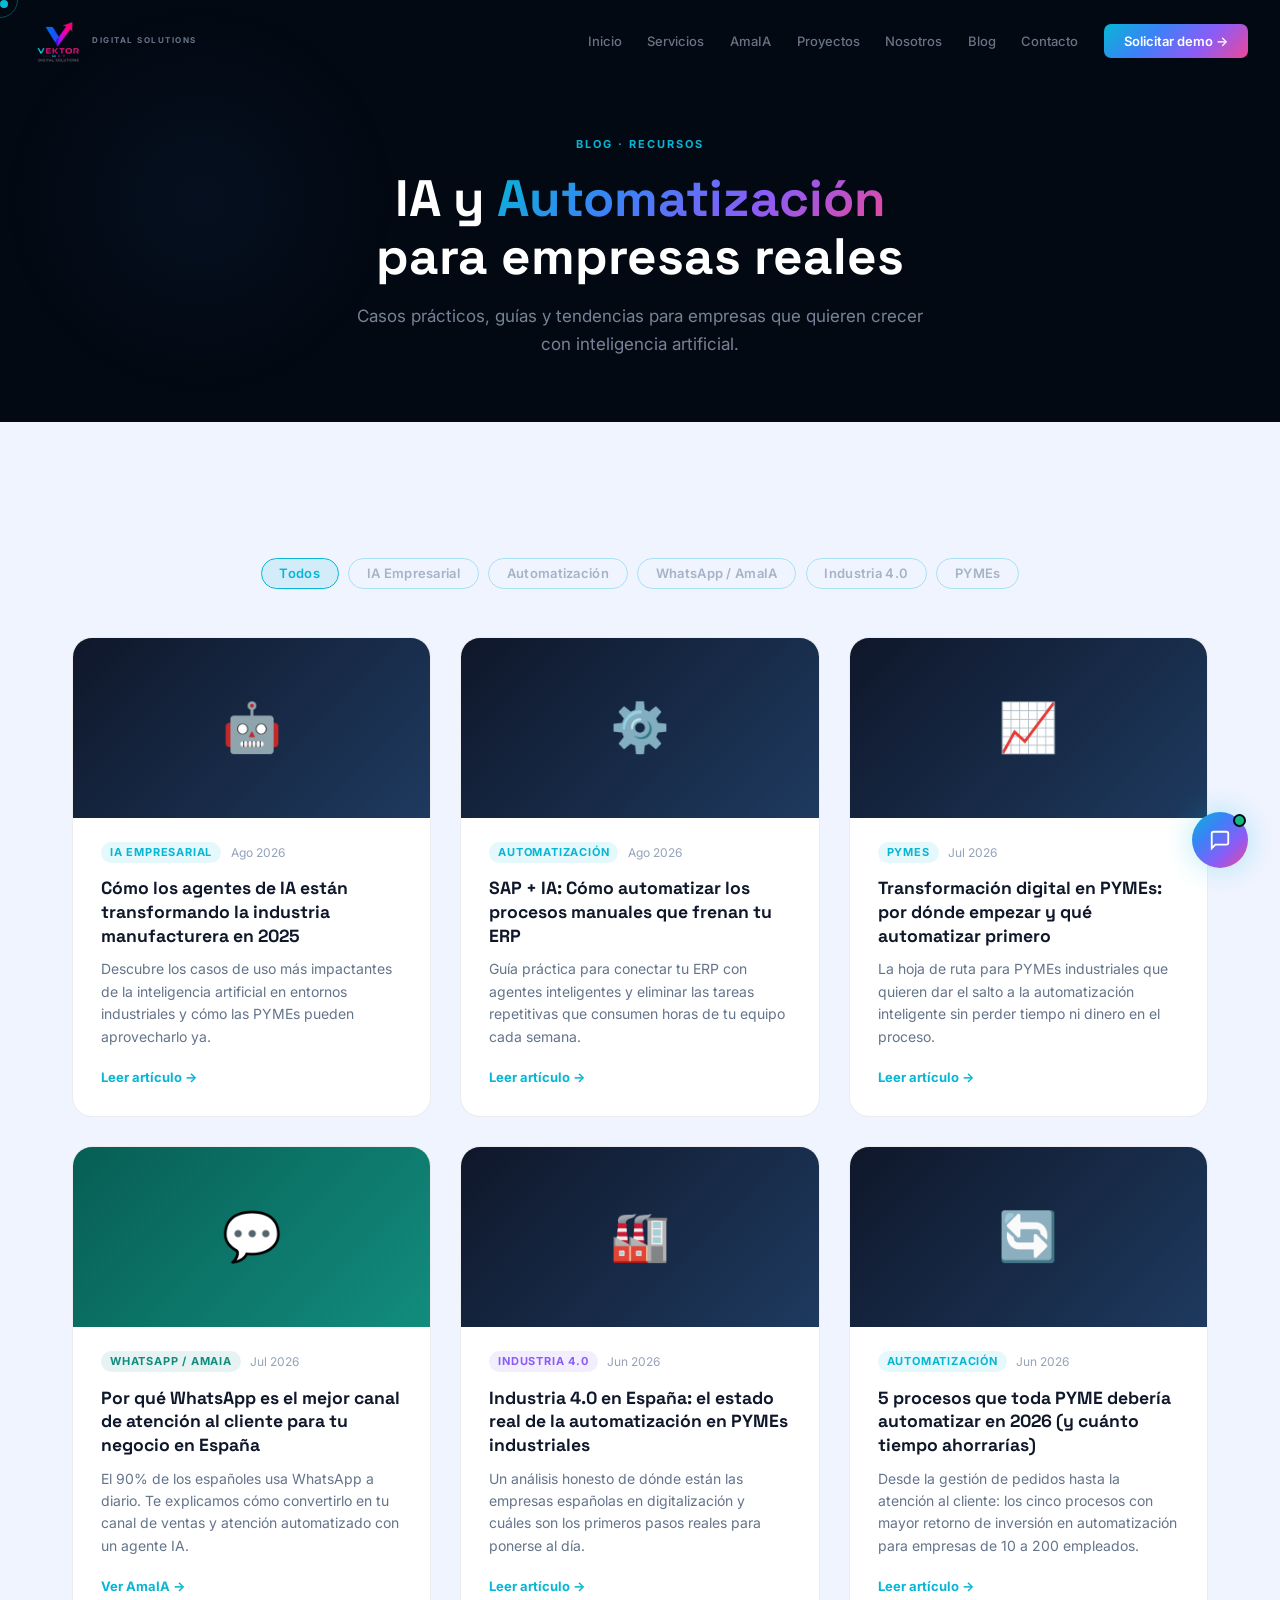
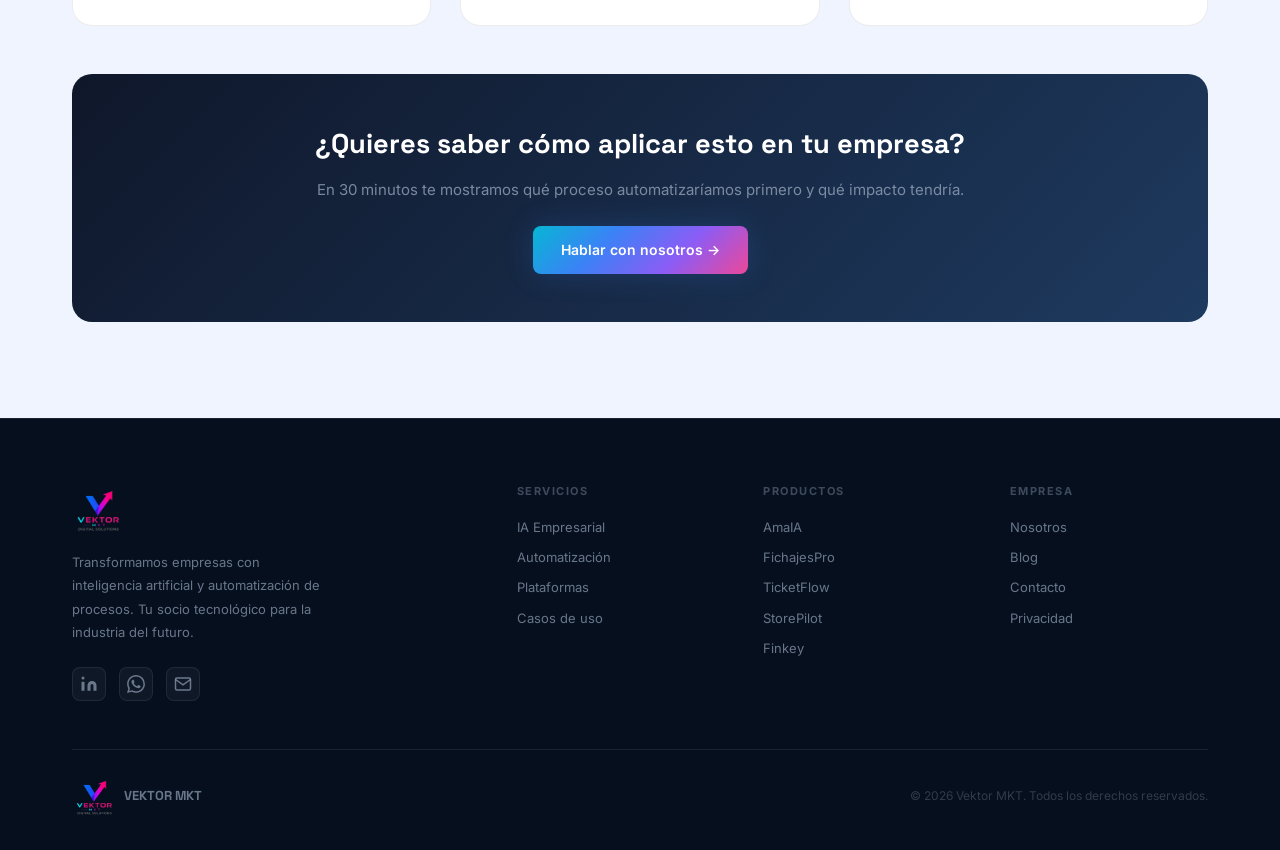
<file: blog.html>
<!DOCTYPE html>
<html lang="es">
<head>
<meta charset="UTF-8"/>
<title>Blog sobre IA y Automatización para Empresas | Vektor MKT</title>
<meta name="description" content="Recursos, guías y casos de uso sobre inteligencia artificial y automatización de procesos para pymes y empresas industriales en España.">
<meta name="robots" content="index, follow">
<!-- Open Graph -->
<meta property="og:type" content="website">
<meta property="og:title" content="Blog IA y Automatización — Vektor MKT">
<meta property="og:description" content="Aprende cómo la IA puede transformar tu empresa. Artículos prácticos sobre automatización, agentes IA, SAP y transformación digital para pymes.">
<meta property="og:image" content="https://vektormkt.es/img/logo_sf.webp">
<meta property="og:locale" content="es_ES">
<!-- Twitter Card -->
<meta name="twitter:card" content="summary_large_image">
<meta name="twitter:title" content="Blog IA y Automatización — Vektor MKT">
<meta name="twitter:description" content="Aprende cómo la IA puede transformar tu empresa. Artículos prácticos sobre automatización, agentes IA, SAP y transformación digital para pymes.">
<meta name="twitter:image" content="https://vektormkt.es/img/logo_sf.webp">
<meta name="viewport" content="width=device-width,initial-scale=1.0"/>


<link rel="icon" type="image/png" href="img/icono.png"/>
<link rel="preconnect" href="https://fonts.googleapis.com"/>
<link rel="preconnect" href="https://fonts.gstatic.com" crossorigin/>
<link href="https://fonts.googleapis.com/css2?family=Inter:wght@300;400;500;600;700&family=Space+Grotesk:wght@400;500;600;700;900&display=swap" rel="stylesheet"/>
<link rel="stylesheet" href="style.css"/>
<style>
/* ---- BLOG PAGE EXTRA STYLES ---- */
.blog-hero {
  padding-top: 130px;
  padding-bottom: 4rem;
  background: var(--dark, #030912);
  text-align: center;
}
.blog-hero .sec-tag { margin-bottom: 1rem; display: inline-block; }
.blog-hero h1 {
  font-family: 'Space Grotesk', sans-serif;
  font-size: clamp(2rem, 5vw, 3.2rem);
  font-weight: 900;
  color: #fff;
  margin-bottom: 1rem;
  line-height: 1.15;
}
.blog-hero p {
  color: rgba(148,163,184,.8);
  font-size: 17px;
  max-width: 580px;
  margin: 0 auto;
}

/* Filter bar */
.blog-filters {
  display: flex;
  flex-wrap: wrap;
  gap: .6rem;
  justify-content: center;
  margin: 2.5rem 0 3rem;
}
.bf-btn {
  padding: .4rem 1.1rem;
  border-radius: 20px;
  border: 1.5px solid rgba(6,182,212,.3);
  background: transparent;
  color: rgba(148,163,184,.8);
  font-size: 13px;
  font-weight: 600;
  cursor: pointer;
  transition: all .2s;
  font-family: 'Inter', sans-serif;
  letter-spacing: .3px;
}
.bf-btn:hover, .bf-btn.active {
  background: rgba(6,182,212,.12);
  border-color: #06b6d4;
  color: #06b6d4;
}

/* Blog grid (full page — more columns) */
.blog-page-grid {
  display: grid;
  grid-template-columns: repeat(auto-fill, minmax(300px, 1fr));
  gap: 1.8rem;
}
@media(max-width: 640px) {
  .blog-page-grid { grid-template-columns: 1fr; }
}

/* Article card */
.bp-card {
  background: #fff;
  border: 1.5px solid rgba(15,23,42,.08);
  border-radius: 20px;
  overflow: hidden;
  display: flex;
  flex-direction: column;
  transition: transform .2s, box-shadow .2s;
}
.bp-card:hover {
  transform: translateY(-4px);
  box-shadow: 0 16px 48px rgba(6,182,212,.12);
}
.bp-card-img {
  height: 180px;
  background: linear-gradient(135deg, #0f172a 0%, #1e3a5f 100%);
  display: flex;
  align-items: center;
  justify-content: center;
  font-size: 3rem;
  flex-shrink: 0;
}
.bp-card-body {
  padding: 1.5rem 1.75rem 1.75rem;
  display: flex;
  flex-direction: column;
  flex: 1;
}
.bp-meta {
  display: flex;
  align-items: center;
  gap: .6rem;
  margin-bottom: .9rem;
}
.bp-cat {
  font-size: 11px;
  font-weight: 700;
  letter-spacing: .8px;
  text-transform: uppercase;
  background: rgba(6,182,212,.1);
  color: #06b6d4;
  padding: 2px 9px;
  border-radius: 20px;
}
.bp-date {
  font-size: 12px;
  color: #94a3b8;
}
.bp-card h3 {
  font-family: 'Space Grotesk', sans-serif;
  font-size: 1.1rem;
  font-weight: 700;
  color: #0f172a;
  margin-bottom: .6rem;
  line-height: 1.35;
}
.bp-card p {
  font-size: 14px;
  color: #64748b;
  line-height: 1.6;
  margin-bottom: 1.2rem;
  flex: 1;
}
.bp-link {
  font-size: 13px;
  font-weight: 700;
  color: #06b6d4;
  text-decoration: none;
  display: inline-flex;
  align-items: center;
  gap: .3rem;
  transition: gap .2s;
}
.bp-link:hover { gap: .6rem; }

/* CTA banner */
.blog-cta {
  background: linear-gradient(135deg,#0f172a 0%,#1e3a5f 100%);
  border-radius: 20px;
  padding: 3rem 2.5rem;
  text-align: center;
  margin-top: 3rem;
}
.blog-cta h3 {
  font-family: 'Space Grotesk', sans-serif;
  font-size: 1.7rem;
  font-weight: 700;
  color: #fff;
  margin-bottom: .75rem;
}
.blog-cta p {
  color: rgba(148,163,184,.8);
  margin-bottom: 1.5rem;
  font-size: 15px;
}
</style>
<!-- Google tag (gtag.js) -->
<script async src="https://www.googletagmanager.com/gtag/js?id=G-98J11TT73E"></script>
<script>
  window.dataLayer = window.dataLayer || [];
  function gtag(){dataLayer.push(arguments);}
  gtag('js', new Date());
  gtag('config', 'G-98J11TT73E');
</script>
</head>
<body>
<div id="cursor"></div>
<div id="cursor-ring"></div>
<div id="mouse-glow"></div>



<!-- NAV -->
<nav id="navbar">
  <div class="nav-inner">
    <a href="index.html" class="nav-logo">
      <img src="img/logo_sf.webp" alt="Vektor MKT" class="nav-logo-img" loading="eager"/>
      <span class="nav-logo-sub">DIGITAL SOLUTIONS</span>
    </a>
    <ul class="nav-links" id="nav-links">
      <li><a href="index.html" class="nav-link">Inicio</a></li>
      <li><a href="servicios.html" class="nav-link">Servicios</a></li>
      <li><a href="amaia.html" class="nav-link">AmaIA</a></li>
      <li><a href="proyectos.html" class="nav-link">Proyectos</a></li>
      <li><a href="nosotros.html" class="nav-link">Nosotros</a></li>
      <li><a href="blog.html" class="nav-link active">Blog</a></li>
      <li><a href="contacto.html" class="nav-link">Contacto</a></li>
      <li><a href="contacto.html" class="btn-nav">Solicitar demo →</a></li>
    </ul>
    <button class="nav-toggle" id="nav-toggle" aria-label="Menú">
      <span></span><span></span><span></span>
    </button>
  </div>
</nav>

<!-- HERO -->
<section class="blog-hero">
  <div class="container">
    <span class="sec-tag reveal">BLOG · RECURSOS</span>
    <h1 class="reveal">IA y <span class="grad-text">Automatización</span><br/>para empresas reales</h1>
    <p class="reveal">Casos prácticos, guías y tendencias para empresas que quieren crecer con inteligencia artificial.</p>
  </div>
</section>

<!-- ARTÍCULOS -->
<section class="sec" style="background:#f0f4ff;">
  <div class="container">

    <!-- Filtros de categoría -->
    <div class="blog-filters reveal">
      <button class="bf-btn active" data-cat="todos">Todos</button>
      <button class="bf-btn" data-cat="ia">IA Empresarial</button>
      <button class="bf-btn" data-cat="automatizacion">Automatización</button>
      <button class="bf-btn" data-cat="whatsapp">WhatsApp / AmaIA</button>
      <button class="bf-btn" data-cat="industria">Industria 4.0</button>
      <button class="bf-btn" data-cat="pymes">PYMEs</button>
    </div>

    <div class="blog-page-grid" id="blog-grid">

      <!-- ============================================================
           ▼ PARA AÑADIR UN ARTÍCULO NUEVO:
             1. Copia el bloque de una <article> de abajo
             2. Cambia: emoji, data-cat, fecha, categoría, título, descripción y href
             3. Pégalo al principio del grid (justo después de esta línea)
           ============================================================ -->

      <!-- ▼ ARTÍCULO 1 -->
      <article class="bp-card reveal" data-cat="ia">
        <div class="bp-card-img">🤖</div>
        <div class="bp-card-body">
          <div class="bp-meta">
            <span class="bp-cat">IA Empresarial</span>
            <span class="bp-date">Ago 2026</span>
          </div>
          <h3>Cómo los agentes de IA están transformando la industria manufacturera en 2025</h3>
          <p>Descubre los casos de uso más impactantes de la inteligencia artificial en entornos industriales y cómo las PYMEs pueden aprovecharlo ya.</p>
          <a href="#" class="bp-link">Leer artículo →</a>
        </div>
      </article>

      <!-- ▼ ARTÍCULO 2 -->
      <article class="bp-card reveal" data-cat="automatizacion">
        <div class="bp-card-img">⚙️</div>
        <div class="bp-card-body">
          <div class="bp-meta">
            <span class="bp-cat">Automatización</span>
            <span class="bp-date">Ago 2026</span>
          </div>
          <h3>SAP + IA: Cómo automatizar los procesos manuales que frenan tu ERP</h3>
          <p>Guía práctica para conectar tu ERP con agentes inteligentes y eliminar las tareas repetitivas que consumen horas de tu equipo cada semana.</p>
          <a href="#" class="bp-link">Leer artículo →</a>
        </div>
      </article>

      <!-- ▼ ARTÍCULO 3 -->
      <article class="bp-card reveal" data-cat="pymes">
        <div class="bp-card-img">📈</div>
        <div class="bp-card-body">
          <div class="bp-meta">
            <span class="bp-cat">PYMEs</span>
            <span class="bp-date">Jul 2026</span>
          </div>
          <h3>Transformación digital en PYMEs: por dónde empezar y qué automatizar primero</h3>
          <p>La hoja de ruta para PYMEs industriales que quieren dar el salto a la automatización inteligente sin perder tiempo ni dinero en el proceso.</p>
          <a href="#" class="bp-link">Leer artículo →</a>
        </div>
      </article>

      <!-- ▼ ARTÍCULO 4 -->
      <article class="bp-card reveal" data-cat="whatsapp">
        <div class="bp-card-img" style="background:linear-gradient(135deg,#075e54,#128c7e);">💬</div>
        <div class="bp-card-body">
          <div class="bp-meta">
            <span class="bp-cat" style="background:rgba(18,140,126,.1);color:#128c7e;">WhatsApp / AmaIA</span>
            <span class="bp-date">Jul 2026</span>
          </div>
          <h3>Por qué WhatsApp es el mejor canal de atención al cliente para tu negocio en España</h3>
          <p>El 90% de los españoles usa WhatsApp a diario. Te explicamos cómo convertirlo en tu canal de ventas y atención automatizado con un agente IA.</p>
          <a href="amaia.html" class="bp-link">Ver AmaIA →</a>
        </div>
      </article>

      <!-- ▼ ARTÍCULO 5 -->
      <article class="bp-card reveal" data-cat="industria">
        <div class="bp-card-img">🏭</div>
        <div class="bp-card-body">
          <div class="bp-meta">
            <span class="bp-cat" style="background:rgba(139,92,246,.1);color:#8b5cf6;">Industria 4.0</span>
            <span class="bp-date">Jun 2026</span>
          </div>
          <h3>Industria 4.0 en España: el estado real de la automatización en PYMEs industriales</h3>
          <p>Un análisis honesto de dónde están las empresas españolas en digitalización y cuáles son los primeros pasos reales para ponerse al día.</p>
          <a href="#" class="bp-link">Leer artículo →</a>
        </div>
      </article>

      <!-- ▼ ARTÍCULO 6 -->
      <article class="bp-card reveal" data-cat="automatizacion">
        <div class="bp-card-img">🔄</div>
        <div class="bp-card-body">
          <div class="bp-meta">
            <span class="bp-cat">Automatización</span>
            <span class="bp-date">Jun 2026</span>
          </div>
          <h3>5 procesos que toda PYME debería automatizar en 2026 (y cuánto tiempo ahorrarías)</h3>
          <p>Desde la gestión de pedidos hasta la atención al cliente: los cinco procesos con mayor retorno de inversión en automatización para empresas de 10 a 200 empleados.</p>
          <a href="#" class="bp-link">Leer artículo →</a>
        </div>
      </article>

    </div><!-- /blog-page-grid -->

    <!-- CTA -->
    <div class="blog-cta reveal">
      <h3>¿Quieres saber cómo aplicar esto en tu empresa?</h3>
      <p>En 30 minutos te mostramos qué proceso automatizaríamos primero y qué impacto tendría.</p>
      <a href="contacto.html" class="btn-primary">Hablar con nosotros →</a>
    </div>

  </div>
</section>

<!-- FOOTER -->
<footer id="footer">
  <div class="container">
    <div class="footer-top">
      <div class="footer-brand">
        <img src="img/logo_sf.webp" alt="Vektor MKT" class="nav-logo-img"/>
        <p>Transformamos empresas con inteligencia artificial y automatización de procesos. Tu socio tecnológico para la industria del futuro.</p>
        <div class="footer-socials">
          <a href="#" aria-label="LinkedIn"><svg width="18" height="18" viewBox="0 0 24 24" fill="currentColor"><path d="M16 8a6 6 0 016 6v7h-4v-7a2 2 0 00-2-2 2 2 0 00-2 2v7h-4v-7a6 6 0 016-6zM2 9h4v12H2z"/><circle cx="4" cy="4" r="2"/></svg></a>
          <a href="https://wa.me/34642895833" aria-label="WhatsApp"><svg width="18" height="18" viewBox="0 0 24 24" fill="currentColor"><path d="M17.472 14.382c-.297-.149-1.758-.867-2.03-.967-.273-.099-.471-.148-.67.15-.197.297-.767.966-.94 1.164-.173.199-.347.223-.644.075-.297-.15-1.255-.463-2.39-1.475-.883-.788-1.48-1.761-1.653-2.059-.173-.297-.018-.458.13-.606.134-.133.298-.347.446-.52.149-.174.198-.298.298-.497.099-.198.05-.371-.025-.52-.075-.149-.669-1.612-.916-2.207-.242-.579-.487-.5-.669-.51-.173-.008-.371-.01-.57-.01-.198 0-.52.074-.792.372-.272.297-1.04 1.016-1.04 2.479 0 1.462 1.065 2.875 1.213 3.074.149.198 2.096 3.2 5.077 4.487.709.306 1.262.489 1.694.625.712.227 1.36.195 1.871.118.571-.085 1.758-.719 2.006-1.413.248-.694.248-1.289.173-1.413-.074-.124-.272-.198-.57-.347m-5.421 7.403h-.004a9.87 9.87 0 01-5.031-1.378l-.361-.214-3.741.982.998-3.648-.235-.374a9.86 9.86 0 01-1.51-5.26c.001-5.45 4.436-9.884 9.888-9.884 2.64 0 5.122 1.03 6.988 2.898a9.825 9.825 0 012.893 6.994c-.003 5.45-4.437 9.884-9.885 9.884m8.413-18.297A11.815 11.815 0 0012.05 0C5.495 0 .16 5.335.157 11.892c0 2.096.547 4.142 1.588 5.945L.057 24l6.305-1.654a11.882 11.882 0 005.683 1.448h.005c6.554 0 11.89-5.335 11.893-11.893a11.821 11.821 0 00-3.48-8.413z"/></svg></a>
          <a href="mailto:contacto@vektormkt.es" aria-label="Email"><svg width="18" height="18" viewBox="0 0 24 24" fill="none" stroke="currentColor" stroke-width="2"><path d="M4 4h16c1.1 0 2 .9 2 2v12c0 1.1-.9 2-2 2H4c-1.1 0-2-.9-2-2V6c0-1.1.9-2 2-2z"/><polyline points="22,6 12,13 2,6"/></svg></a>
        </div>
      </div>
      <div class="footer-col">
        <h5>Servicios</h5>
        <a href="servicios.html">IA Empresarial</a>
        <a href="servicios.html">Automatización</a>
        <a href="servicios.html">Plataformas</a>
        <a href="servicios.html#casos">Casos de uso</a>
      </div>
      <div class="footer-col">
        <h5>Productos</h5>
        <a href="amaia.html">AmaIA</a>
        <a href="proyectos.html">FichajesPro</a>
        <a href="proyectos.html">TicketFlow</a>
        <a href="proyectos.html">StorePilot</a>
        <a href="proyectos.html">Finkey</a>
      </div>
      <div class="footer-col">
        <h5>Empresa</h5>
        <a href="nosotros.html">Nosotros</a>
        <a href="blog.html">Blog</a>
        <a href="contacto.html">Contacto</a>
        <a href="privacidad.html">Privacidad</a>
      </div>
    </div>
    <div class="footer-bottom">
      <div class="footer-logo-sm">
        <img src="img/logo_sf.webp" alt="Vektor MKT" class="nav-logo-img" style="max-height:28px;"/>
        <span>VEKTOR MKT</span>
      </div>
      <p class="footer-copy">© <span id="year"></span> Vektor MKT. Todos los derechos reservados.</p>
    </div>
  </div>
</footer>

<!-- CHAT WIDGET -->
<button class="chat-fab" id="chat-fab" aria-label="Abrir chat AmaIA">
  <svg width="22" height="22" viewBox="0 0 24 24" fill="none" stroke="white" stroke-width="2"><path d="M21 15a2 2 0 01-2 2H7l-4 4V5a2 2 0 012-2h14a2 2 0 012 2z"/></svg>
  <span class="chat-fab-pulse"></span>
</button>
<div class="chat-widget" id="chat-widget">
  <div class="cw-header">
    <div class="cw-hinfo">
      <div class="cw-avatar" style="background:#0d1520;padding:3px;"><img src="img/proyectos/amaia-logo.webp" alt="AmaIA" style="width:30px;height:30px;object-fit:contain;border-radius:50%;"/></div>
      <div>
        <div class="cw-name">amaIA</div>
        <div class="cw-status"><span class="online-dot"></span>En línea</div>
      </div>
    </div>
    <div style="display:flex;align-items:center;gap:8px;">
      <a href="https://wa.me/34642895833" target="_blank" rel="noopener" class="cw-wa-header-btn" title="Abrir en WhatsApp">
        <svg width="14" height="14" viewBox="0 0 24 24" fill="currentColor"><path d="M17.472 14.382c-.297-.149-1.758-.867-2.03-.967-.273-.099-.471-.148-.67.15-.197.297-.767.966-.94 1.164-.173.199-.347.223-.644.075-.297-.15-1.255-.463-2.39-1.475-.883-.788-1.48-1.761-1.653-2.059-.173-.297-.018-.458.13-.606.134-.133.298-.347.446-.52.149-.174.198-.298.298-.497.099-.198.05-.371-.025-.52-.075-.149-.669-1.612-.916-2.207-.242-.579-.487-.5-.669-.51-.173-.008-.371-.01-.57-.01-.198 0-.52.074-.792.372-.272.297-1.04 1.016-1.04 2.479 0 1.462 1.065 2.875 1.213 3.074.149.198 2.096 3.2 5.077 4.487.709.306 1.262.489 1.694.625.712.227 1.36.195 1.871.118.571-.085 1.758-.719 2.006-1.413.248-.694.248-1.289.173-1.413-.074-.124-.272-.198-.57-.347m-5.421 7.403h-.004a9.87 9.87 0 01-5.031-1.378l-.361-.214-3.741.982.998-3.648-.235-.374a9.86 9.86 0 01-1.51-5.26c.001-5.45 4.436-9.884 9.888-9.884 2.64 0 5.122 1.03 6.988 2.898a9.825 9.825 0 012.893 6.994c-.003 5.45-4.437 9.884-9.885 9.884m8.413-18.297A11.815 11.815 0 0012.05 0C5.495 0 .16 5.335.157 11.892c0 2.096.547 4.142 1.588 5.945L.057 24l6.305-1.654a11.882 11.882 0 005.683 1.448h.005c6.554 0 11.89-5.335 11.893-11.893a11.821 11.821 0 00-3.48-8.413z"/></svg>
        WhatsApp
      </a>
      <button class="cw-close" id="cw-close">✕</button>
    </div>
  </div>
  <div class="cw-msgs" id="cw-msgs">
    <div class="cw-msg cw-msg-bot">
      <div class="cw-msg-av" style="background:#0d1520;padding:2px;"><img src="img/proyectos/amaia-logo.webp" alt="AmaIA" style="width:20px;height:20px;object-fit:contain;border-radius:50%;"/></div>
      <div class="cw-bubble">👋 Hola, soy <strong>amaIA</strong>. ¿En qué puedo ayudarte hoy?</div>
    </div>
  </div>
  <div class="cw-inp-row">
    <input type="text" id="cw-input" placeholder="Escribe tu mensaje..."/>
    <button id="cw-send" class="cw-send-btn">
      <svg width="16" height="16" viewBox="0 0 24 24" fill="none" stroke="currentColor" stroke-width="2.5"><line x1="22" y1="2" x2="11" y2="13"/><polygon points="22 2 15 22 11 13 2 9 22 2"/></svg>
    </button>
  </div>
</div>

<script src="script.js"></script>
<script>
var y=document.getElementById('year');if(y)y.textContent=new Date().getFullYear();

// Filtro de categorías
(function(){
  var btns = document.querySelectorAll('.bf-btn');
  var cards = document.querySelectorAll('#blog-grid article');
  btns.forEach(function(btn){
    btn.addEventListener('click', function(){
      btns.forEach(function(b){ b.classList.remove('active'); });
      btn.classList.add('active');
      var cat = btn.dataset.cat;
      cards.forEach(function(c){
        if(cat === 'todos' || c.dataset.cat === cat){
          c.style.display = '';
        } else {
          c.style.display = 'none';
        }
      });
    });
  });
})();
</script>
</body>
</html>
</file>
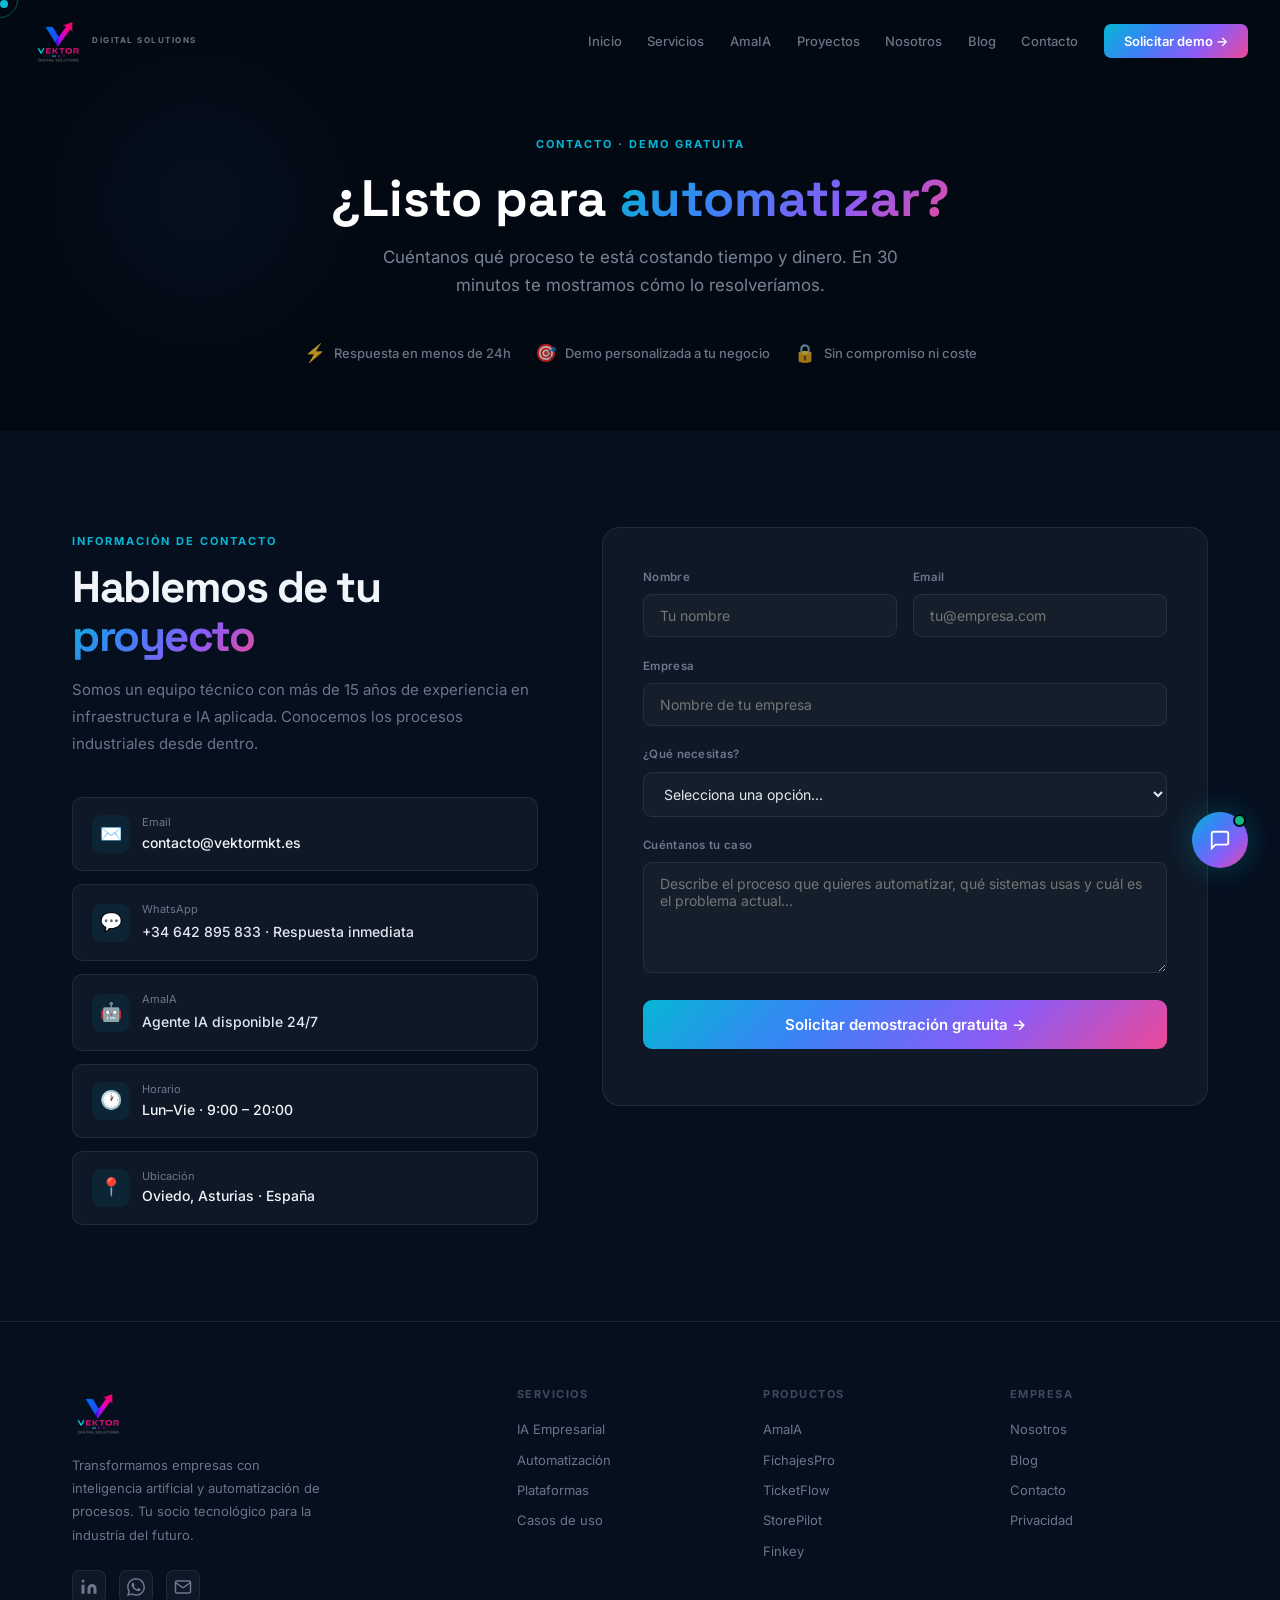
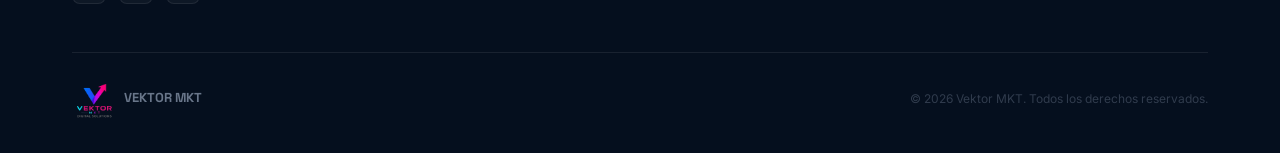
<file: contacto.html>
<!DOCTYPE html>
<html lang="es">
<head>
<meta charset="UTF-8"/>
<title>Contacto | Habla con Vektor MKT sobre Automatización IA</title>
<meta name="description" content="Cuéntanos tu proceso y te mostramos cómo automatizarlo con IA. Primera consulta gratuita. Respuesta en menos de 24h. Equipo en Oviedo, Asturias.">
<meta name="robots" content="index, follow">
<!-- Open Graph -->
<meta property="og:type" content="website">
<meta property="og:title" content="Contacta con Vektor MKT">
<meta property="og:description" content="Primera consulta gratuita. Explícanos qué proceso te quita tiempo y te mostramos cómo lo automatizamos con IA. Sin compromiso.">
<meta property="og:image" content="https://vektormkt.es/img/logo_sf.webp">
<meta property="og:locale" content="es_ES">
<!-- Twitter Card -->
<meta name="twitter:card" content="summary_large_image">
<meta name="twitter:title" content="Contacta con Vektor MKT">
<meta name="twitter:description" content="Primera consulta gratuita. Explícanos qué proceso te quita tiempo y te mostramos cómo lo automatizamos con IA. Sin compromiso.">
<meta name="twitter:image" content="https://vektormkt.es/img/logo_sf.webp">
<meta name="viewport" content="width=device-width,initial-scale=1.0"/>


<link rel="icon" type="image/png" href="img/icono.png"/>
<link rel="preconnect" href="https://fonts.googleapis.com"/>
<link rel="preconnect" href="https://fonts.gstatic.com" crossorigin/>
<link href="https://fonts.googleapis.com/css2?family=Inter:wght@300;400;500;600;700&family=Space+Grotesk:wght@400;500;600;700;900&display=swap" rel="stylesheet"/>
<link rel="stylesheet" href="style.css"/>
<style>
/* ---- CONTACTO PAGE HERO ---- */
.contacto-hero {
  padding-top: 130px;
  padding-bottom: 4rem;
  background: var(--dark, #030912);
  text-align: center;
}
.contacto-hero .sec-tag { margin-bottom: 1rem; display: inline-block; }
.contacto-hero h1 {
  font-family: 'Space Grotesk', sans-serif;
  font-size: clamp(2rem, 5vw, 3.2rem);
  font-weight: 900;
  color: #fff;
  margin-bottom: 1rem;
  line-height: 1.15;
}
.contacto-hero p {
  color: rgba(148,163,184,.8);
  font-size: 17px;
  max-width: 560px;
  margin: 0 auto;
}

/* Trust badges */
.trust-row {
  display: flex;
  flex-wrap: wrap;
  justify-content: center;
  gap: 1.5rem;
  margin-top: 2.5rem;
}
.trust-item {
  display: flex;
  align-items: center;
  gap: .5rem;
  font-size: 13px;
  color: rgba(148,163,184,.7);
  font-weight: 500;
}
.trust-item span { font-size: 1.1rem; }
</style>
<!-- Google tag (gtag.js) -->
<script async src="https://www.googletagmanager.com/gtag/js?id=G-98J11TT73E"></script>
<script>
  window.dataLayer = window.dataLayer || [];
  function gtag(){dataLayer.push(arguments);}
  gtag('js', new Date());
  gtag('config', 'G-98J11TT73E');
</script>
</head>
<body>
<div id="cursor"></div>
<div id="cursor-ring"></div>
<div id="mouse-glow"></div>



<!-- NAV -->
<nav id="navbar">
  <div class="nav-inner">
    <a href="index.html" class="nav-logo">
      <img src="img/logo_sf.webp" alt="Vektor MKT" class="nav-logo-img" loading="eager"/>
      <span class="nav-logo-sub">DIGITAL SOLUTIONS</span>
    </a>
    <ul class="nav-links" id="nav-links">
      <li><a href="index.html" class="nav-link">Inicio</a></li>
      <li><a href="servicios.html" class="nav-link">Servicios</a></li>
      <li><a href="amaia.html" class="nav-link">AmaIA</a></li>
      <li><a href="proyectos.html" class="nav-link">Proyectos</a></li>
      <li><a href="nosotros.html" class="nav-link">Nosotros</a></li>
      <li><a href="blog.html" class="nav-link">Blog</a></li>
      <li><a href="contacto.html" class="nav-link active">Contacto</a></li>
      <li><a href="contacto.html" class="btn-nav">Solicitar demo →</a></li>
    </ul>
    <button class="nav-toggle" id="nav-toggle" aria-label="Menú">
      <span></span><span></span><span></span>
    </button>
  </div>
</nav>

<!-- HERO -->
<section class="contacto-hero">
  <div class="container">
    <span class="sec-tag reveal">CONTACTO · DEMO GRATUITA</span>
    <h1 class="reveal">¿Listo para <span class="grad-text">automatizar?</span></h1>
    <p class="reveal">Cuéntanos qué proceso te está costando tiempo y dinero. En 30 minutos te mostramos cómo lo resolveríamos.</p>
    <div class="trust-row reveal">
      <div class="trust-item"><span>⚡</span> Respuesta en menos de 24h</div>
      <div class="trust-item"><span>🎯</span> Demo personalizada a tu negocio</div>
      <div class="trust-item"><span>🔒</span> Sin compromiso ni coste</div>
    </div>
  </div>
</section>

<!-- FORMULARIO + INFO -->
<section id="contacto" class="sec sec-dark">
  <div class="container">
    <div class="contact-grid">
      <div class="contact-left reveal">
        <span class="sec-tag">INFORMACIÓN DE CONTACTO</span>
        <h2 class="sec-h2">Hablemos de tu <span class="grad-text">proyecto</span></h2>
        <p class="sec-sub-text">Somos un equipo técnico con más de 15 años de experiencia en infraestructura e IA aplicada. Conocemos los procesos industriales desde dentro.</p>
        <div class="contact-info">
          <div class="ci-item">
            <div class="ci-icon">✉️</div>
            <div><div class="ci-label">Email</div><div class="ci-val">contacto@vektormkt.es</div></div>
          </div>
          <div class="ci-item">
            <div class="ci-icon">💬</div>
            <div><div class="ci-label">WhatsApp</div><a href="https://wa.me/34642895833" target="_blank" class="ci-val" style="color:inherit;text-decoration:none;">+34 642 895 833 · Respuesta inmediata</a></div>
          </div>
          <div class="ci-item">
            <div class="ci-icon">🤖</div>
            <div><div class="ci-label">AmaIA</div><a href="https://wa.me/34642895833" target="_blank" class="ci-val" style="color:inherit;text-decoration:none;">Agente IA disponible 24/7</a></div>
          </div>
          <div class="ci-item">
            <div class="ci-icon">🕐</div>
            <div><div class="ci-label">Horario</div><div class="ci-val">Lun–Vie · 9:00 – 20:00</div></div>
          </div>
          <div class="ci-item">
            <div class="ci-icon">📍</div>
            <div><div class="ci-label">Ubicación</div><div class="ci-val">Oviedo, Asturias · España</div></div>
          </div>
        </div>
      </div>
      <div class="contact-form-wrap reveal">
        <div class="form-row-2">
          <div class="form-group"><label>Nombre</label><input type="text" id="f-name" placeholder="Tu nombre" required/></div>
          <div class="form-group"><label>Email</label><input type="email" id="f-email" placeholder="tu@empresa.com" required/></div>
        </div>
        <div class="form-group"><label>Empresa</label><input type="text" id="f-company" placeholder="Nombre de tu empresa"/></div>
        <div class="form-group">
          <label>¿Qué necesitas?</label>
          <select id="f-service">
            <option value="">Selecciona una opción...</option>
            <option>Agente con IA (AmaIA)</option>
            <option>Automatización de procesos</option>
            <option>Plataforma interna / Dashboard</option>
            <option>Integración de sistemas / ERP</option>
            <option>Transformación digital completa</option>
            <option>Otro</option>
          </select>
        </div>
        <div class="form-group"><label>Cuéntanos tu caso</label><textarea id="f-msg" rows="5" placeholder="Describe el proceso que quieres automatizar, qué sistemas usas y cuál es el problema actual..." required></textarea></div>
        <button class="btn-submit" id="submit-btn"><span id="btn-text">Solicitar demostración gratuita →</span></button>
        <p id="form-msg" class="form-msg"></p>
      </div>
    </div>
  </div>
</section>

<!-- FOOTER -->
<footer id="footer">
  <div class="container">
    <div class="footer-top">
      <div class="footer-brand">
        <img src="img/logo_sf.webp" alt="Vektor MKT" class="nav-logo-img"/>
        <p>Transformamos empresas con inteligencia artificial y automatización de procesos. Tu socio tecnológico para la industria del futuro.</p>
        <div class="footer-socials">
          <a href="#" aria-label="LinkedIn"><svg width="18" height="18" viewBox="0 0 24 24" fill="currentColor"><path d="M16 8a6 6 0 016 6v7h-4v-7a2 2 0 00-2-2 2 2 0 00-2 2v7h-4v-7a6 6 0 016-6zM2 9h4v12H2z"/><circle cx="4" cy="4" r="2"/></svg></a>
          <a href="https://wa.me/34642895833" aria-label="WhatsApp"><svg width="18" height="18" viewBox="0 0 24 24" fill="currentColor"><path d="M17.472 14.382c-.297-.149-1.758-.867-2.03-.967-.273-.099-.471-.148-.67.15-.197.297-.767.966-.94 1.164-.173.199-.347.223-.644.075-.297-.15-1.255-.463-2.39-1.475-.883-.788-1.48-1.761-1.653-2.059-.173-.297-.018-.458.13-.606.134-.133.298-.347.446-.52.149-.174.198-.298.298-.497.099-.198.05-.371-.025-.52-.075-.149-.669-1.612-.916-2.207-.242-.579-.487-.5-.669-.51-.173-.008-.371-.01-.57-.01-.198 0-.52.074-.792.372-.272.297-1.04 1.016-1.04 2.479 0 1.462 1.065 2.875 1.213 3.074.149.198 2.096 3.2 5.077 4.487.709.306 1.262.489 1.694.625.712.227 1.36.195 1.871.118.571-.085 1.758-.719 2.006-1.413.248-.694.248-1.289.173-1.413-.074-.124-.272-.198-.57-.347m-5.421 7.403h-.004a9.87 9.87 0 01-5.031-1.378l-.361-.214-3.741.982.998-3.648-.235-.374a9.86 9.86 0 01-1.51-5.26c.001-5.45 4.436-9.884 9.888-9.884 2.64 0 5.122 1.03 6.988 2.898a9.825 9.825 0 012.893 6.994c-.003 5.45-4.437 9.884-9.885 9.884m8.413-18.297A11.815 11.815 0 0012.05 0C5.495 0 .16 5.335.157 11.892c0 2.096.547 4.142 1.588 5.945L.057 24l6.305-1.654a11.882 11.882 0 005.683 1.448h.005c6.554 0 11.89-5.335 11.893-11.893a11.821 11.821 0 00-3.48-8.413z"/></svg></a>
          <a href="mailto:contacto@vektormkt.es" aria-label="Email"><svg width="18" height="18" viewBox="0 0 24 24" fill="none" stroke="currentColor" stroke-width="2"><path d="M4 4h16c1.1 0 2 .9 2 2v12c0 1.1-.9 2-2 2H4c-1.1 0-2-.9-2-2V6c0-1.1.9-2 2-2z"/><polyline points="22,6 12,13 2,6"/></svg></a>
        </div>
      </div>
      <div class="footer-col">
        <h5>Servicios</h5>
        <a href="servicios.html">IA Empresarial</a>
        <a href="servicios.html">Automatización</a>
        <a href="servicios.html">Plataformas</a>
        <a href="servicios.html#casos">Casos de uso</a>
      </div>
      <div class="footer-col">
        <h5>Productos</h5>
        <a href="amaia.html">AmaIA</a>
        <a href="proyectos.html">FichajesPro</a>
        <a href="proyectos.html">TicketFlow</a>
        <a href="proyectos.html">StorePilot</a>
        <a href="proyectos.html">Finkey</a>
      </div>
      <div class="footer-col">
        <h5>Empresa</h5>
        <a href="nosotros.html">Nosotros</a>
        <a href="blog.html">Blog</a>
        <a href="contacto.html">Contacto</a>
        <a href="privacidad.html">Privacidad</a>
      </div>
    </div>
    <div class="footer-bottom">
      <div class="footer-logo-sm">
        <img src="img/logo_sf.webp" alt="Vektor MKT" class="nav-logo-img" style="max-height:28px;"/>
        <span>VEKTOR MKT</span>
      </div>
      <p class="footer-copy">© <span id="year"></span> Vektor MKT. Todos los derechos reservados.</p>
    </div>
  </div>
</footer>

<!-- CHAT WIDGET -->
<button class="chat-fab" id="chat-fab" aria-label="Abrir chat AmaIA">
  <svg width="22" height="22" viewBox="0 0 24 24" fill="none" stroke="white" stroke-width="2"><path d="M21 15a2 2 0 01-2 2H7l-4 4V5a2 2 0 012-2h14a2 2 0 012 2z"/></svg>
  <span class="chat-fab-pulse"></span>
</button>
<div class="chat-widget" id="chat-widget">
  <div class="cw-header">
    <div class="cw-hinfo">
      <div class="cw-avatar" style="background:#0d1520;padding:3px;"><img src="img/proyectos/amaia-logo.webp" alt="AmaIA" style="width:30px;height:30px;object-fit:contain;border-radius:50%;"/></div>
      <div>
        <div class="cw-name">amaIA</div>
        <div class="cw-status"><span class="online-dot"></span>En línea</div>
      </div>
    </div>
    <div style="display:flex;align-items:center;gap:8px;">
      <a href="https://wa.me/34642895833" target="_blank" rel="noopener" class="cw-wa-header-btn" title="Abrir en WhatsApp">
        <svg width="14" height="14" viewBox="0 0 24 24" fill="currentColor"><path d="M17.472 14.382c-.297-.149-1.758-.867-2.03-.967-.273-.099-.471-.148-.67.15-.197.297-.767.966-.94 1.164-.173.199-.347.223-.644.075-.297-.15-1.255-.463-2.39-1.475-.883-.788-1.48-1.761-1.653-2.059-.173-.297-.018-.458.13-.606.134-.133.298-.347.446-.52.149-.174.198-.298.298-.497.099-.198.05-.371-.025-.52-.075-.149-.669-1.612-.916-2.207-.242-.579-.487-.5-.669-.51-.173-.008-.371-.01-.57-.01-.198 0-.52.074-.792.372-.272.297-1.04 1.016-1.04 2.479 0 1.462 1.065 2.875 1.213 3.074.149.198 2.096 3.2 5.077 4.487.709.306 1.262.489 1.694.625.712.227 1.36.195 1.871.118.571-.085 1.758-.719 2.006-1.413.248-.694.248-1.289.173-1.413-.074-.124-.272-.198-.57-.347m-5.421 7.403h-.004a9.87 9.87 0 01-5.031-1.378l-.361-.214-3.741.982.998-3.648-.235-.374a9.86 9.86 0 01-1.51-5.26c.001-5.45 4.436-9.884 9.888-9.884 2.64 0 5.122 1.03 6.988 2.898a9.825 9.825 0 012.893 6.994c-.003 5.45-4.437 9.884-9.885 9.884m8.413-18.297A11.815 11.815 0 0012.05 0C5.495 0 .16 5.335.157 11.892c0 2.096.547 4.142 1.588 5.945L.057 24l6.305-1.654a11.882 11.882 0 005.683 1.448h.005c6.554 0 11.89-5.335 11.893-11.893a11.821 11.821 0 00-3.48-8.413z"/></svg>
        WhatsApp
      </a>
      <button class="cw-close" id="cw-close">✕</button>
    </div>
  </div>
  <div class="cw-msgs" id="cw-msgs">
    <div class="cw-msg cw-msg-bot">
      <div class="cw-msg-av" style="background:#0d1520;padding:2px;"><img src="img/proyectos/amaia-logo.webp" alt="AmaIA" style="width:20px;height:20px;object-fit:contain;border-radius:50%;"/></div>
      <div class="cw-bubble">👋 Hola, soy <strong>amaIA</strong>. ¿En qué puedo ayudarte hoy?</div>
    </div>
  </div>
  <div class="cw-inp-row">
    <input type="text" id="cw-input" placeholder="Escribe tu mensaje..."/>
    <button id="cw-send" class="cw-send-btn">
      <svg width="16" height="16" viewBox="0 0 24 24" fill="none" stroke="currentColor" stroke-width="2.5"><line x1="22" y1="2" x2="11" y2="13"/><polygon points="22 2 15 22 11 13 2 9 22 2"/></svg>
    </button>
  </div>
</div>

<script src="script.js"></script>
<script>
var y=document.getElementById('year');if(y)y.textContent=new Date().getFullYear();
</script>
</body>
</html>
</file>
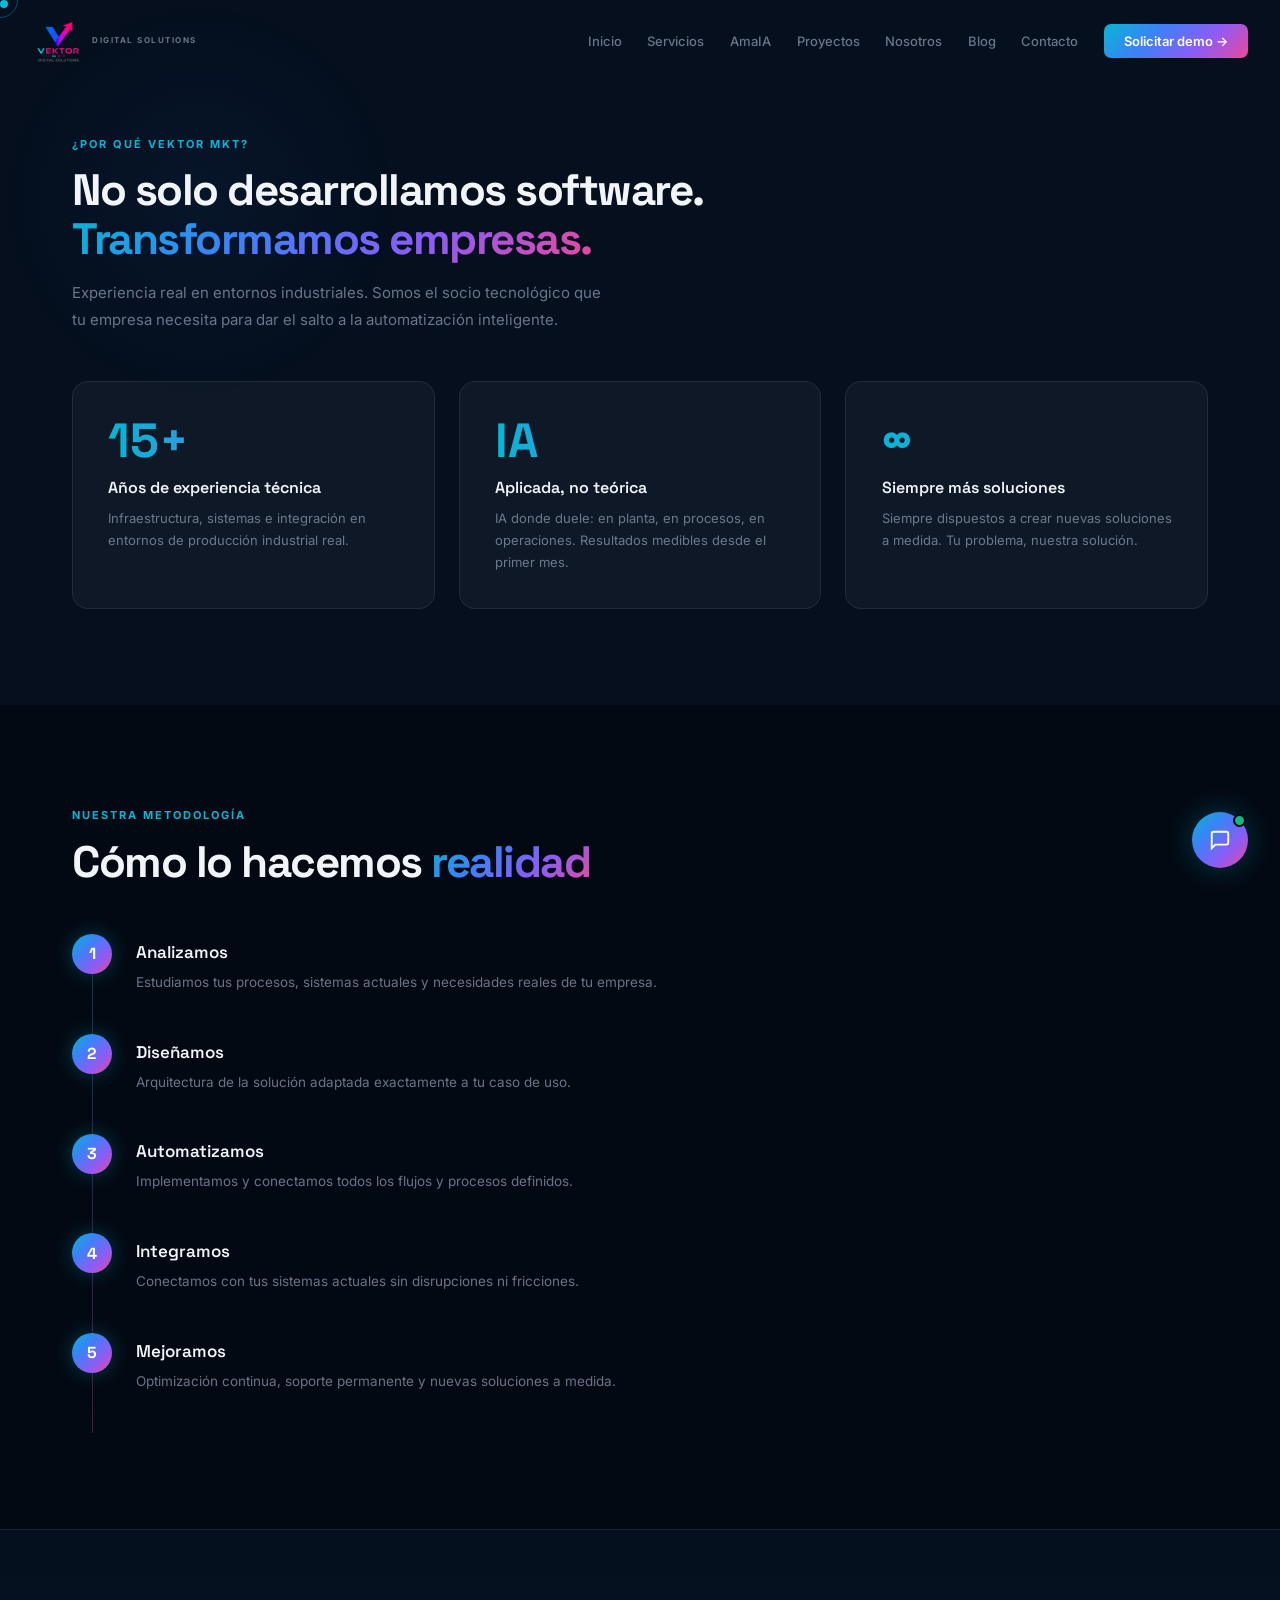
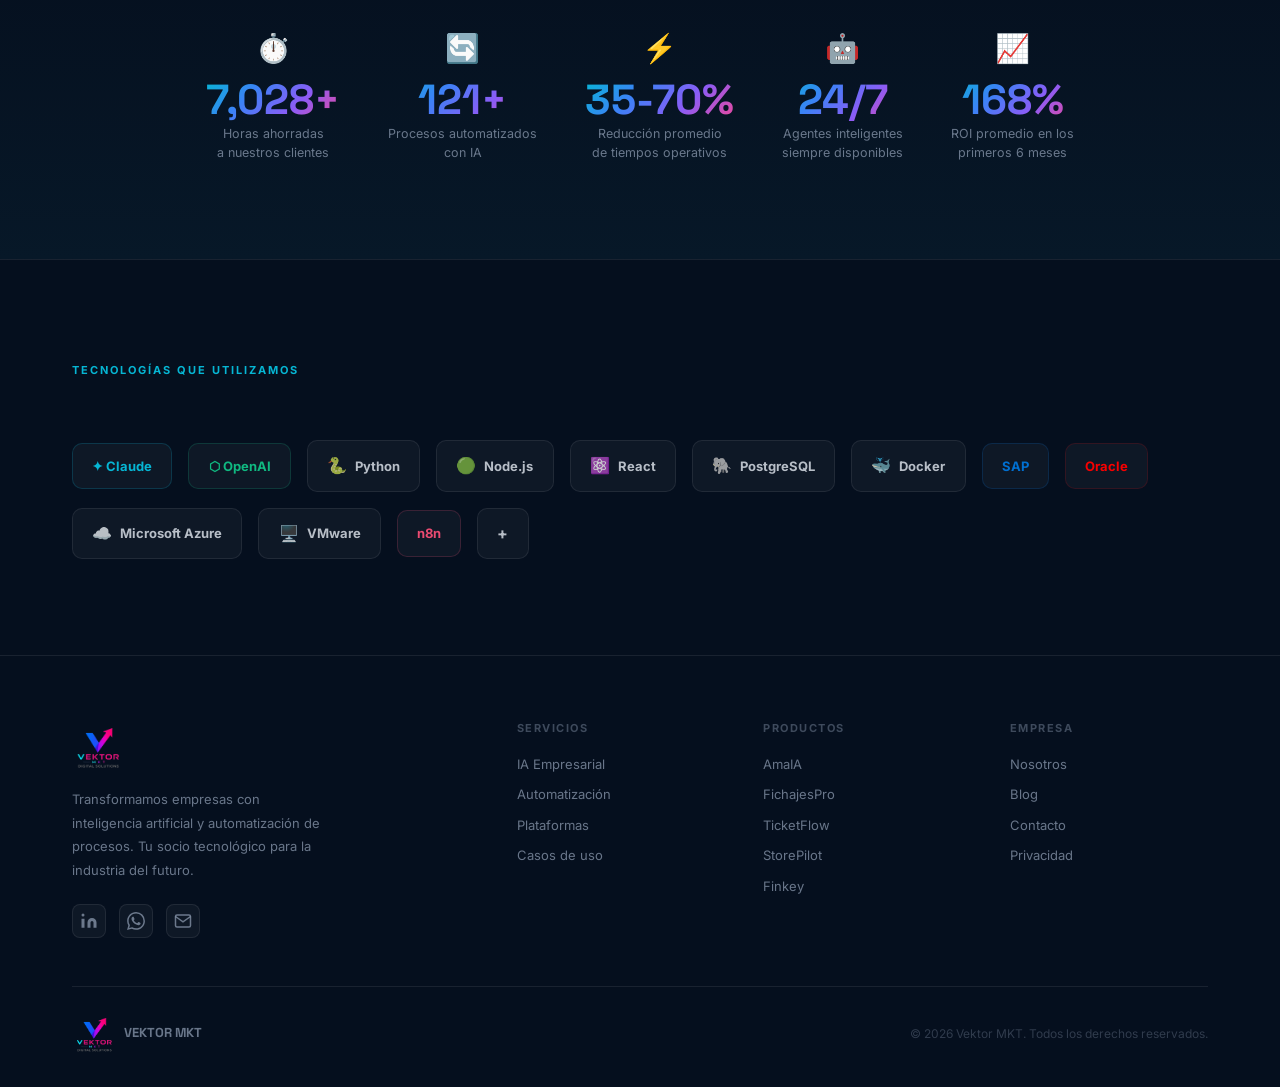
<file: nosotros.html>
<!DOCTYPE html>
<html lang="es">
<head>
<meta charset="UTF-8"/>
<title>Quiénes Somos | Vektor MKT — Automatización IA en España</title>
<meta name="description" content="Somos Vektor MKT, especialistas en automatización con inteligencia artificial para pymes españolas. Conoce nuestro equipo y nuestra historia.">
<meta name="robots" content="index, follow">
<!-- Open Graph -->
<meta property="og:type" content="website">
<meta property="og:title" content="Quiénes Somos — Vektor MKT">
<meta property="og:description" content="Un equipo especializado en IA y automatización de procesos para empresas en España. Ayudamos a pymes a crecer con tecnología accesible y resultados reales.">
<meta property="og:image" content="https://vektormkt.es/img/logo_sf.webp">
<meta property="og:locale" content="es_ES">
<!-- Twitter Card -->
<meta name="twitter:card" content="summary_large_image">
<meta name="twitter:title" content="Quiénes Somos — Vektor MKT">
<meta name="twitter:description" content="Un equipo especializado en IA y automatización de procesos para empresas en España. Ayudamos a pymes a crecer con tecnología accesible y resultados reales.">
<meta name="twitter:image" content="https://vektormkt.es/img/logo_sf.webp">
<meta name="viewport" content="width=device-width,initial-scale=1.0"/>


<link rel="icon" type="image/png" href="img/icono.png"/>
<link rel="preconnect" href="https://fonts.googleapis.com"/>
<link rel="preconnect" href="https://fonts.gstatic.com" crossorigin/>
<link href="https://fonts.googleapis.com/css2?family=Inter:wght@300;400;500;600;700&family=Space+Grotesk:wght@400;500;600;700;900&display=swap" rel="stylesheet"/>
<link rel="stylesheet" href="style.css"/>
<!-- Google tag (gtag.js) -->
<script async src="https://www.googletagmanager.com/gtag/js?id=G-98J11TT73E"></script>
<script>
  window.dataLayer = window.dataLayer || [];
  function gtag(){dataLayer.push(arguments);}
  gtag('js', new Date());
  gtag('config', 'G-98J11TT73E');
</script>
</head>
<body>
<div id="cursor"></div>
<div id="cursor-ring"></div>
<div id="mouse-glow"></div>

<!-- NAV -->
<nav id="navbar">
  <div class="nav-inner">
    <a href="index.html" class="nav-logo">
      <img src="img/logo_sf.webp" alt="Vektor MKT" class="nav-logo-img" loading="eager"/>
      <span class="nav-logo-sub">DIGITAL SOLUTIONS</span>
    </a>
    <ul class="nav-links" id="nav-links">
      <li><a href="index.html" class="nav-link">Inicio</a></li>
      <li><a href="servicios.html" class="nav-link">Servicios</a></li>
      <li><a href="amaia.html" class="nav-link">AmaIA</a></li>
      <li><a href="proyectos.html" class="nav-link">Proyectos</a></li>
      <li><a href="nosotros.html" class="nav-link active">Nosotros</a></li>
      <li><a href="blog.html" class="nav-link">Blog</a></li>
      <li><a href="contacto.html" class="nav-link">Contacto</a></li>
      <li><a href="contacto.html" class="btn-nav">Solicitar demo →</a></li>
    </ul>
    <button class="nav-toggle" id="nav-toggle" aria-label="Menú">
      <span></span><span></span><span></span>
    </button>
  </div>
</nav>
<!-- ==================== POR QUÉ ==================== -->
<section id="nosotros" style="padding-top:130px;" class="sec sec-dark">
  <div class="container">
    <div class="sec-head reveal">
      <span class="sec-tag">¿POR QUÉ VEKTOR MKT?</span>
      <h2 class="sec-h2">No solo desarrollamos software.<br/><span class="grad-text">Transformamos empresas.</span></h2>
      <p class="sec-sub-text">Experiencia real en entornos industriales. Somos el socio tecnológico que tu empresa necesita para dar el salto a la automatización inteligente.</p>
    </div>
    <div class="why-grid">
      <div class="why-card reveal">
        <div class="why-num">15+</div>
        <h4>Años de experiencia técnica</h4>
        <p>Infraestructura, sistemas e integración en entornos de producción industrial real.</p>
      </div>
      <div class="why-card reveal">
        <div class="why-num">IA</div>
        <h4>Aplicada, no teórica</h4>
        <p>IA donde duele: en planta, en procesos, en operaciones. Resultados medibles desde el primer mes.</p>
      </div>
      <div class="why-card reveal">
        <div class="why-num">∞</div>
        <h4>Siempre más soluciones</h4>
        <p>Siempre dispuestos a crear nuevas soluciones a medida. Tu problema, nuestra solución.</p>
      </div>
    </div>
  </div>
</section>
<!-- ==================== METODOLOGÍA ==================== -->
<section id="metodologia" class="sec">
  <div class="container">
    <div class="sec-head reveal">
      <span class="sec-tag">NUESTRA METODOLOGÍA</span>
      <h2 class="sec-h2">Cómo lo hacemos <span class="grad-text">realidad</span></h2>
    </div>
    <div class="method-timeline">
      <div class="mt-step reveal">
        <div class="mt-num">1</div>
        <div class="mt-content">
          <h4>Analizamos</h4>
          <p>Estudiamos tus procesos, sistemas actuales y necesidades reales de tu empresa.</p>
        </div>
      </div>
      <div class="mt-step reveal">
        <div class="mt-num">2</div>
        <div class="mt-content">
          <h4>Diseñamos</h4>
          <p>Arquitectura de la solución adaptada exactamente a tu caso de uso.</p>
        </div>
      </div>
      <div class="mt-step reveal">
        <div class="mt-num">3</div>
        <div class="mt-content">
          <h4>Automatizamos</h4>
          <p>Implementamos y conectamos todos los flujos y procesos definidos.</p>
        </div>
      </div>
      <div class="mt-step reveal">
        <div class="mt-num">4</div>
        <div class="mt-content">
          <h4>Integramos</h4>
          <p>Conectamos con tus sistemas actuales sin disrupciones ni fricciones.</p>
        </div>
      </div>
      <div class="mt-step reveal">
        <div class="mt-num">5</div>
        <div class="mt-content">
          <h4>Mejoramos</h4>
          <p>Optimización continua, soporte permanente y nuevas soluciones a medida.</p>
        </div>
      </div>
    </div>
  </div>
</section>
<!-- ==================== STATS ==================== -->
<section id="stats" class="sec stats-section">
  <div class="container">
    <div class="stats-grid">
      <div class="stat-item reveal">
        <div class="stat-icon">⏱️</div>
        <div class="stat-num" data-count="12450" data-suffix="+">0+</div>
        <div class="stat-label">Horas ahorradas<br/>a nuestros clientes</div>
      </div>
      <div class="stat-item reveal">
        <div class="stat-icon">🔄</div>
        <div class="stat-num" data-count="230" data-suffix="+">0+</div>
        <div class="stat-label">Procesos automatizados<br/>con IA</div>
      </div>
      <div class="stat-item reveal">
        <div class="stat-icon">⚡</div>
        <div class="stat-num">35-70%</div>
        <div class="stat-label">Reducción promedio<br/>de tiempos operativos</div>
      </div>
      <div class="stat-item reveal">
        <div class="stat-icon">🤖</div>
        <div class="stat-num">24/7</div>
        <div class="stat-label">Agentes inteligentes<br/>siempre disponibles</div>
      </div>
      <div class="stat-item reveal">
        <div class="stat-icon">📈</div>
        <div class="stat-num" data-count="320" data-suffix="%">0%</div>
        <div class="stat-label">ROI promedio en los<br/>primeros 6 meses</div>
      </div>
    </div>
  </div>
</section>
<!-- ==================== TECNOLOGÍAS ==================== -->
<section id="tecnologias" class="sec sec-dark">
  <div class="container">
    <div class="sec-head reveal">
      <span class="sec-tag">TECNOLOGÍAS QUE UTILIZAMOS</span>
    </div>
    <div class="tech-strip">
      <div class="tech-item reveal"><div class="tech-logo tech-claude">✦ Claude</div></div>
      <div class="tech-item reveal"><div class="tech-logo tech-openai">⬡ OpenAI</div></div>
      <div class="tech-item reveal"><div class="tech-logo"><span class="tech-emoji">🐍</span>Python</div></div>
      <div class="tech-item reveal"><div class="tech-logo"><span class="tech-emoji">🟢</span>Node.js</div></div>
      <div class="tech-item reveal"><div class="tech-logo"><span class="tech-emoji">⚛️</span>React</div></div>
      <div class="tech-item reveal"><div class="tech-logo"><span class="tech-emoji">🐘</span>PostgreSQL</div></div>
      <div class="tech-item reveal"><div class="tech-logo"><span class="tech-emoji">🐳</span>Docker</div></div>
      <div class="tech-item reveal"><div class="tech-logo tech-sap">SAP</div></div>
      <div class="tech-item reveal"><div class="tech-logo tech-oracle">Oracle</div></div>
      <div class="tech-item reveal"><div class="tech-logo"><span class="tech-emoji">☁️</span>Microsoft Azure</div></div>
      <div class="tech-item reveal"><div class="tech-logo"><span class="tech-emoji">🖥️</span>VMware</div></div>
      <div class="tech-item reveal"><div class="tech-logo tech-n8n">n8n</div></div>
      <div class="tech-item reveal"><div class="tech-logo"><span class="tech-emoji">+</span></div></div>
    </div>
  </div>
</section>

<!-- FOOTER -->
<footer id="footer">
  <div class="container">
    <div class="footer-top">
      <div class="footer-brand">
        <img src="img/logo_sf.webp" alt="Vektor MKT" class="nav-logo-img"/>
        <p>Transformamos empresas con inteligencia artificial y automatización de procesos. Tu socio tecnológico para la industria del futuro.</p>
        <div class="footer-socials">
          <a href="#" aria-label="LinkedIn"><svg width="18" height="18" viewBox="0 0 24 24" fill="currentColor"><path d="M16 8a6 6 0 016 6v7h-4v-7a2 2 0 00-2-2 2 2 0 00-2 2v7h-4v-7a6 6 0 016-6zM2 9h4v12H2z"/><circle cx="4" cy="4" r="2"/></svg></a>
          <a href="https://wa.me/34642895833" aria-label="WhatsApp"><svg width="18" height="18" viewBox="0 0 24 24" fill="currentColor"><path d="M17.472 14.382c-.297-.149-1.758-.867-2.03-.967-.273-.099-.471-.148-.67.15-.197.297-.767.966-.94 1.164-.173.199-.347.223-.644.075-.297-.15-1.255-.463-2.39-1.475-.883-.788-1.48-1.761-1.653-2.059-.173-.297-.018-.458.13-.606.134-.133.298-.347.446-.52.149-.174.198-.298.298-.497.099-.198.05-.371-.025-.52-.075-.149-.669-1.612-.916-2.207-.242-.579-.487-.5-.669-.51-.173-.008-.371-.01-.57-.01-.198 0-.52.074-.792.372-.272.297-1.04 1.016-1.04 2.479 0 1.462 1.065 2.875 1.213 3.074.149.198 2.096 3.2 5.077 4.487.709.306 1.262.489 1.694.625.712.227 1.36.195 1.871.118.571-.085 1.758-.719 2.006-1.413.248-.694.248-1.289.173-1.413-.074-.124-.272-.198-.57-.347m-5.421 7.403h-.004a9.87 9.87 0 01-5.031-1.378l-.361-.214-3.741.982.998-3.648-.235-.374a9.86 9.86 0 01-1.51-5.26c.001-5.45 4.436-9.884 9.888-9.884 2.64 0 5.122 1.03 6.988 2.898a9.825 9.825 0 012.893 6.994c-.003 5.45-4.437 9.884-9.885 9.884m8.413-18.297A11.815 11.815 0 0012.05 0C5.495 0 .16 5.335.157 11.892c0 2.096.547 4.142 1.588 5.945L.057 24l6.305-1.654a11.882 11.882 0 005.683 1.448h.005c6.554 0 11.89-5.335 11.893-11.893a11.821 11.821 0 00-3.48-8.413z"/></svg></a>
          <a href="mailto:contacto@vektormkt.es" aria-label="Email"><svg width="18" height="18" viewBox="0 0 24 24" fill="none" stroke="currentColor" stroke-width="2"><path d="M4 4h16c1.1 0 2 .9 2 2v12c0 1.1-.9 2-2 2H4c-1.1 0-2-.9-2-2V6c0-1.1.9-2 2-2z"/><polyline points="22,6 12,13 2,6"/></svg></a>
        </div>
      </div>
      <div class="footer-col">
        <h5>Servicios</h5>
        <a href="servicios.html">IA Empresarial</a>
        <a href="servicios.html">Automatización</a>
        <a href="servicios.html">Plataformas</a>
        <a href="servicios.html#casos">Casos de uso</a>
      </div>
      <div class="footer-col">
        <h5>Productos</h5>
        <a href="amaia.html">AmaIA</a>
        <a href="proyectos.html">FichajesPro</a>
        <a href="proyectos.html">TicketFlow</a>
        <a href="proyectos.html">StorePilot</a>
        <a href="proyectos.html">Finkey</a>
      </div>
      <div class="footer-col">
        <h5>Empresa</h5>
        <a href="nosotros.html">Nosotros</a>
        <a href="blog.html">Blog</a>
        <a href="contacto.html">Contacto</a>
        <a href="privacidad.html">Privacidad</a>
      </div>
    </div>
    <div class="footer-bottom">
      <div class="footer-logo-sm">
        <img src="img/logo_sf.webp" alt="Vektor MKT" class="nav-logo-img" style="max-height:28px;"/>
        <span>VEKTOR MKT</span>
      </div>
      <p class="footer-copy">© <span id="year"></span> Vektor MKT. Todos los derechos reservados.</p>
    </div>
  </div>
</footer>
<!-- CHAT WIDGET -->
<button class="chat-fab" id="chat-fab" aria-label="Abrir chat AmaIA">
  <svg width="22" height="22" viewBox="0 0 24 24" fill="none" stroke="white" stroke-width="2"><path d="M21 15a2 2 0 01-2 2H7l-4 4V5a2 2 0 012-2h14a2 2 0 012 2z"/></svg>
  <span class="chat-fab-pulse"></span>
</button>
<div class="chat-widget" id="chat-widget">
  <div class="cw-header">
    <div class="cw-hinfo">
      <div class="cw-avatar" style="background:#0d1520;padding:3px;"><img src="img/proyectos/amaia-logo.webp" alt="AmaIA" style="width:30px;height:30px;object-fit:contain;border-radius:50%;"/></div>
      <div>
        <div class="cw-name">amaIA</div>
        <div class="cw-status"><span class="online-dot"></span>En línea</div>
      </div>
    </div>
    <div style="display:flex;align-items:center;gap:8px;">
      <a href="https://wa.me/34642895833" target="_blank" rel="noopener" class="cw-wa-header-btn" title="Abrir en WhatsApp">
        <svg width="14" height="14" viewBox="0 0 24 24" fill="currentColor"><path d="M17.472 14.382c-.297-.149-1.758-.867-2.03-.967-.273-.099-.471-.148-.67.15-.197.297-.767.966-.94 1.164-.173.199-.347.223-.644.075-.297-.15-1.255-.463-2.39-1.475-.883-.788-1.48-1.761-1.653-2.059-.173-.297-.018-.458.13-.606.134-.133.298-.347.446-.52.149-.174.198-.298.298-.497.099-.198.05-.371-.025-.52-.075-.149-.669-1.612-.916-2.207-.242-.579-.487-.5-.669-.51-.173-.008-.371-.01-.57-.01-.198 0-.52.074-.792.372-.272.297-1.04 1.016-1.04 2.479 0 1.462 1.065 2.875 1.213 3.074.149.198 2.096 3.2 5.077 4.487.709.306 1.262.489 1.694.625.712.227 1.36.195 1.871.118.571-.085 1.758-.719 2.006-1.413.248-.694.248-1.289.173-1.413-.074-.124-.272-.198-.57-.347m-5.421 7.403h-.004a9.87 9.87 0 01-5.031-1.378l-.361-.214-3.741.982.998-3.648-.235-.374a9.86 9.86 0 01-1.51-5.26c.001-5.45 4.436-9.884 9.888-9.884 2.64 0 5.122 1.03 6.988 2.898a9.825 9.825 0 012.893 6.994c-.003 5.45-4.437 9.884-9.885 9.884m8.413-18.297A11.815 11.815 0 0012.05 0C5.495 0 .16 5.335.157 11.892c0 2.096.547 4.142 1.588 5.945L.057 24l6.305-1.654a11.882 11.882 0 005.683 1.448h.005c6.554 0 11.89-5.335 11.893-11.893a11.821 11.821 0 00-3.48-8.413z"/></svg>
        WhatsApp
      </a>
      <button class="cw-close" id="cw-close">✕</button>
    </div>
  </div>
  <div class="cw-msgs" id="cw-msgs">
    <div class="cw-msg cw-msg-bot">
      <div class="cw-msg-av" style="background:#0d1520;padding:2px;"><img src="img/proyectos/amaia-logo.webp" alt="AmaIA" style="width:20px;height:20px;object-fit:contain;border-radius:50%;"/></div>
      <div class="cw-bubble">👋 Hola, soy <strong>amaIA</strong>. ¿En qué puedo ayudarte hoy?</div>
    </div>
  </div>
  <div class="cw-inp-row">
    <input type="text" id="cw-input" placeholder="Escribe tu mensaje..."/>
    <button id="cw-send" class="cw-send-btn">
      <svg width="16" height="16" viewBox="0 0 24 24" fill="none" stroke="currentColor" stroke-width="2.5"><line x1="22" y1="2" x2="11" y2="13"/><polygon points="22 2 15 22 11 13 2 9 22 2"/></svg>
    </button>
  </div>
</div>

<script src="script.js"></script>
<script>
var y=document.getElementById('year');if(y)y.textContent=new Date().getFullYear();
(function(){
  var end=new Date('2026-09-30T23:59:59+02:00').getTime();
  function tick(){var now=Date.now(),diff=Math.max(0,end-now);
    var d=Math.floor(diff/86400000),h=Math.floor((diff%86400000)/3600000),
        m=Math.floor((diff%3600000)/60000),s=Math.floor((diff%60000)/1000);
    var p=function(n){return String(n).padStart(2,'0');},el;
    if((el=document.getElementById('cd-d')))el.textContent=p(d);
    if((el=document.getElementById('cd-h')))el.textContent=p(h);
    if((el=document.getElementById('cd-m')))el.textContent=p(m);
    if((el=document.getElementById('cd-s')))el.textContent=p(s);
  }tick();setInterval(tick,1000);
})();
</script>
</body>
</html>
</file>
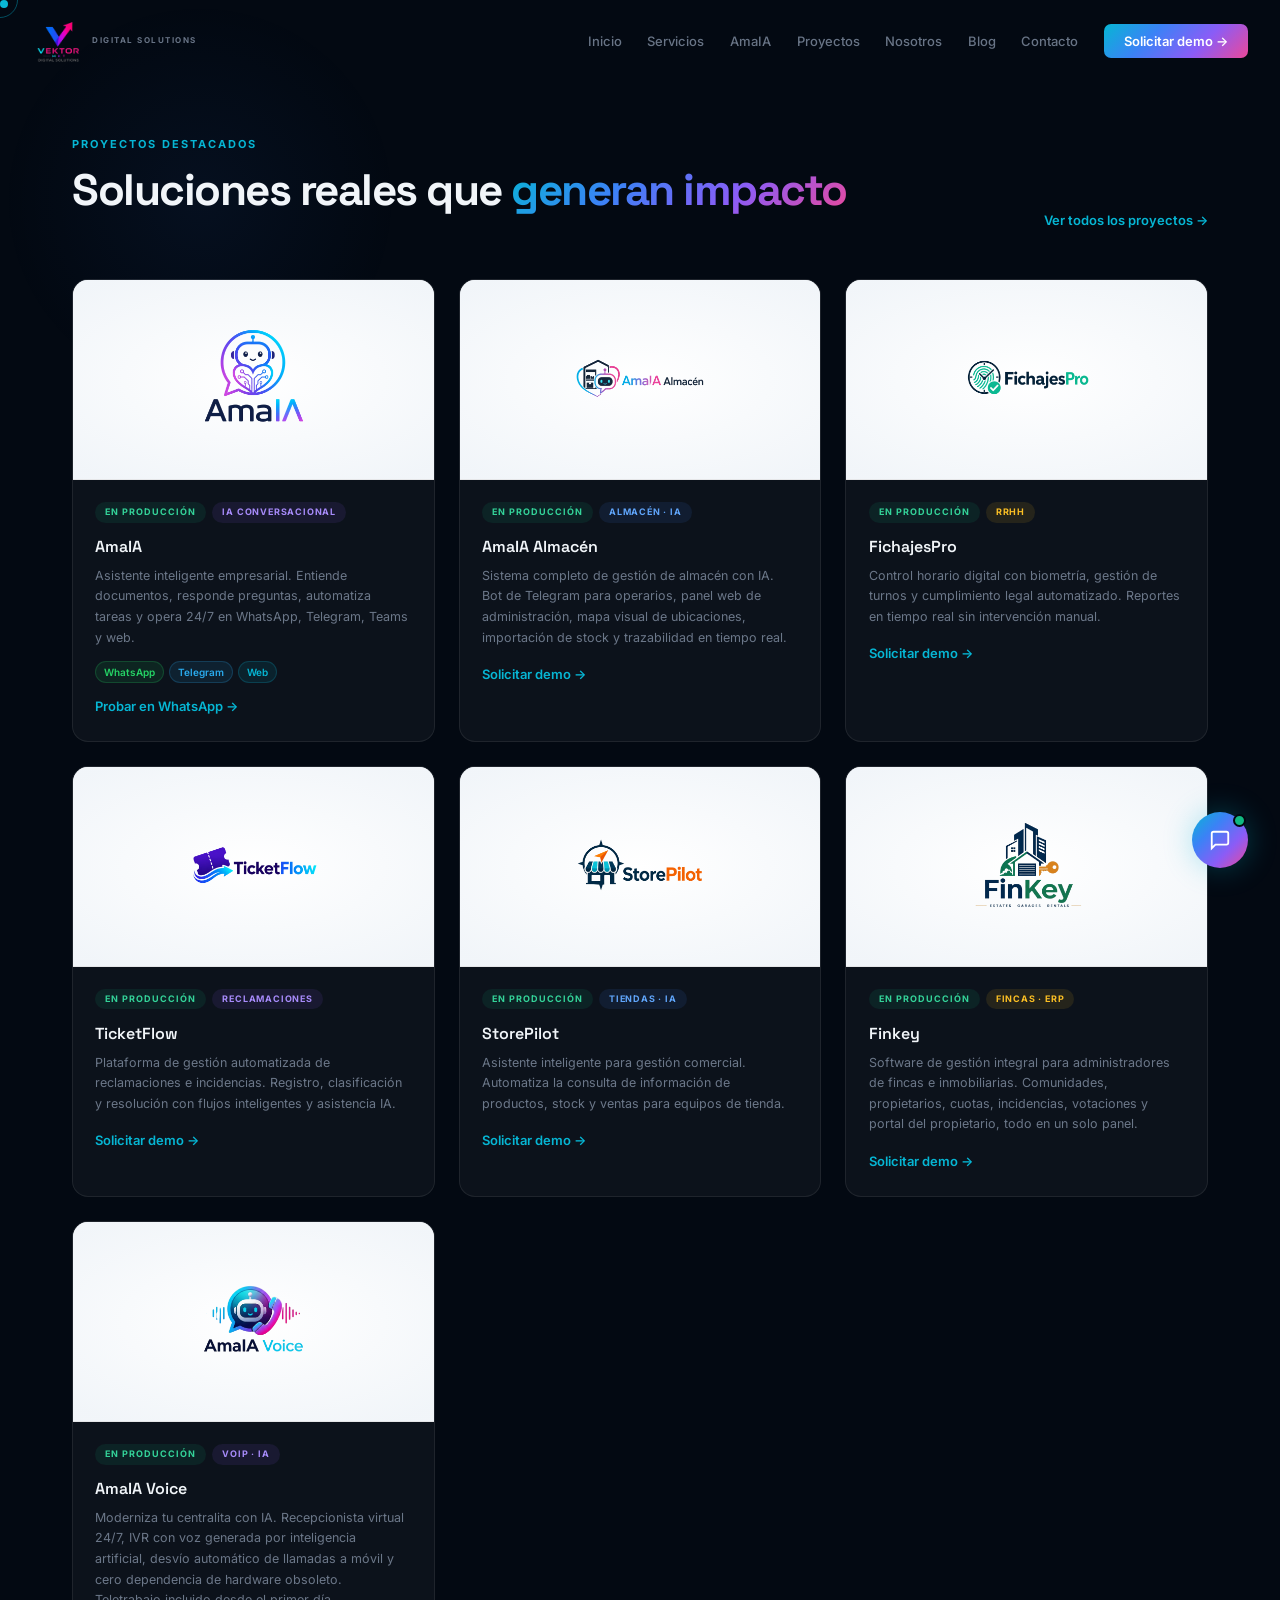
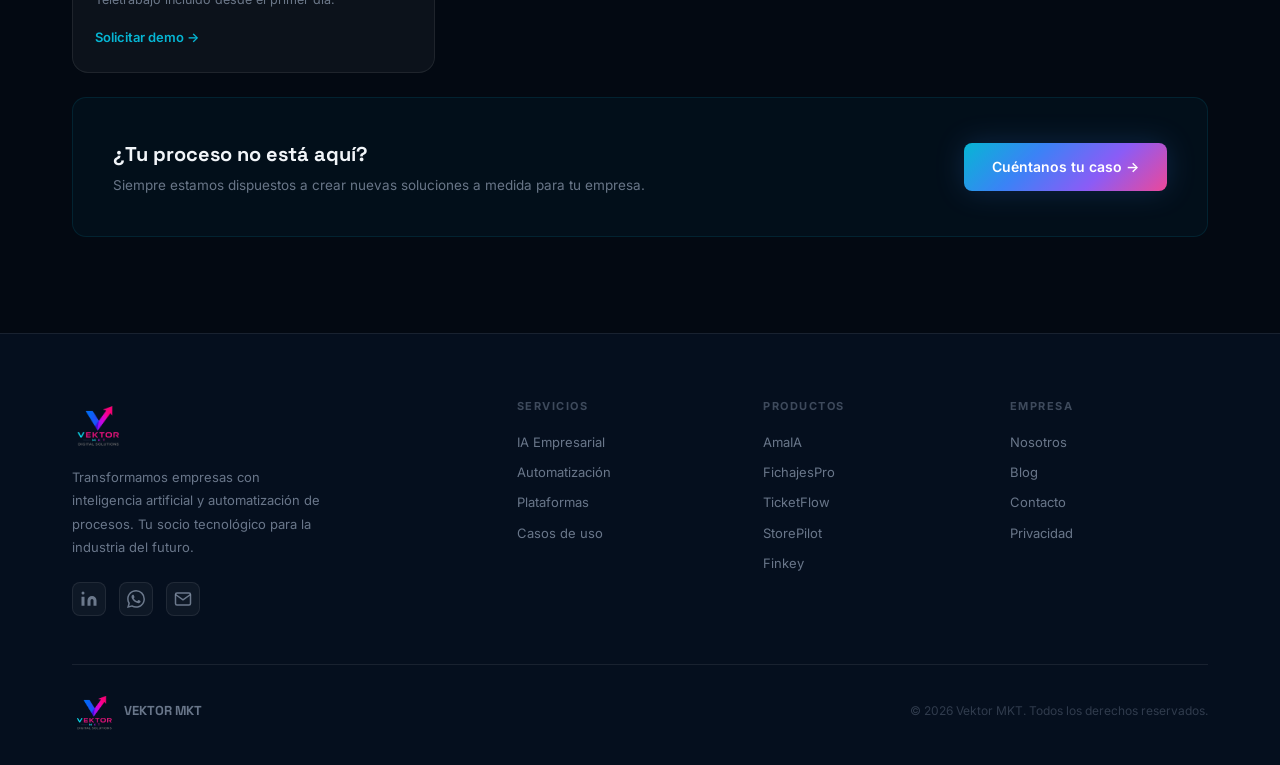
<file: proyectos.html>
<!DOCTYPE html>
<html lang="es">
<head>
<meta charset="UTF-8"/>
<title>Proyectos de IA y Automatización para Empresas | Vektor MKT</title>
<meta name="description" content="Conoce los proyectos reales de automatización con IA que Vektor MKT ha desarrollado: AmaIA, FichajesPRO, StorePilot, TicketFlow y más.">
<meta name="robots" content="index, follow">
<!-- Open Graph -->
<meta property="og:type" content="website">
<meta property="og:title" content="Proyectos IA — Vektor MKT">
<meta property="og:description" content="Casos reales de automatización con inteligencia artificial para empresas. Soluciones en producción que ahorran tiempo y dinero a nuestros clientes.">
<meta property="og:image" content="https://vektormkt.es/img/logo_sf.webp">
<meta property="og:locale" content="es_ES">
<!-- Twitter Card -->
<meta name="twitter:card" content="summary_large_image">
<meta name="twitter:title" content="Proyectos IA — Vektor MKT">
<meta name="twitter:description" content="Casos reales de automatización con inteligencia artificial para empresas. Soluciones en producción que ahorran tiempo y dinero a nuestros clientes.">
<meta name="twitter:image" content="https://vektormkt.es/img/logo_sf.webp">
<meta name="viewport" content="width=device-width,initial-scale=1.0"/>


<link rel="icon" type="image/png" href="img/icono.png"/>
<link rel="preconnect" href="https://fonts.googleapis.com"/>
<link rel="preconnect" href="https://fonts.gstatic.com" crossorigin/>
<link href="https://fonts.googleapis.com/css2?family=Inter:wght@300;400;500;600;700&family=Space+Grotesk:wght@400;500;600;700;900&display=swap" rel="stylesheet"/>
<link rel="stylesheet" href="style.css"/>
<!-- Google tag (gtag.js) -->
<script async src="https://www.googletagmanager.com/gtag/js?id=G-98J11TT73E"></script>
<script>
  window.dataLayer = window.dataLayer || [];
  function gtag(){dataLayer.push(arguments);}
  gtag('js', new Date());
  gtag('config', 'G-98J11TT73E');
</script>
</head>
<body>
<div id="cursor"></div>
<div id="cursor-ring"></div>
<div id="mouse-glow"></div>

<!-- NAV -->
<nav id="navbar">
  <div class="nav-inner">
    <a href="index.html" class="nav-logo">
      <img src="img/logo_sf.webp" alt="Vektor MKT" class="nav-logo-img" loading="eager"/>
      <span class="nav-logo-sub">DIGITAL SOLUTIONS</span>
    </a>
    <ul class="nav-links" id="nav-links">
      <li><a href="index.html" class="nav-link">Inicio</a></li>
      <li><a href="servicios.html" class="nav-link">Servicios</a></li>
      <li><a href="amaia.html" class="nav-link">AmaIA</a></li>
      <li><a href="proyectos.html" class="nav-link active">Proyectos</a></li>
      <li><a href="nosotros.html" class="nav-link">Nosotros</a></li>
      <li><a href="blog.html" class="nav-link">Blog</a></li>
      <li><a href="contacto.html" class="nav-link">Contacto</a></li>
      <li><a href="contacto.html" class="btn-nav">Solicitar demo →</a></li>
    </ul>
    <button class="nav-toggle" id="nav-toggle" aria-label="Menú">
      <span></span><span></span><span></span>
    </button>
  </div>
</nav>
<!-- ==================== PROYECTOS ==================== -->
<section id="proyectos" style="padding-top:130px;" class="sec">
  <div class="container">
    <div class="sec-head reveal" style="display:flex;align-items:flex-end;justify-content:space-between;flex-wrap:wrap;gap:1rem;">
      <div>
        <span class="sec-tag">PROYECTOS DESTACADOS</span>
        <h2 class="sec-h2">Soluciones reales que <span class="grad-text">generan impacto</span></h2>
      </div>
      <a href="contacto.html" class="proj-ver-todos">Ver todos los proyectos →</a>
    </div>
    <div class="proj-grid proj-grid-5">
      <!-- AmaIA -->
      <div class="proj-card reveal">
        <div class="proj-logo-wrap">
          <img src="img/proyectos/amaia-logo.webp" alt="AmaIA" class="proj-logo-img"/>
        </div>
        <div class="proj-body">
          <div class="proj-tags-row">
            <span class="proj-status status-prod">En producción</span>
            <span class="ptag ptag-purple">IA Conversacional</span>
          </div>
          <h3>AmaIA</h3>
          <p>Asistente inteligente empresarial. Entiende documentos, responde preguntas, automatiza tareas y opera 24/7 en WhatsApp, Telegram, Teams y web.</p>
          <div class="proj-channels-mini">
            <span class="pchan pchan-wa">WhatsApp</span>
            <span class="pchan pchan-tg">Telegram</span>
            <span class="pchan pchan-web">Web</span>
          </div>
          <a href="https://wa.me/34642895833" target="_blank" class="proj-link">Probar en WhatsApp →</a>
        </div>
      </div>
      <!-- AmaIA Almacén -->
      <div class="proj-card reveal">
        <div class="proj-logo-wrap">
          <img src="img/proyectos/amaia-almacen-logo.webp" alt="AmaIA Almacén" class="proj-logo-img"/>
        </div>
        <div class="proj-body">
          <div class="proj-tags-row">
            <span class="proj-status status-prod">En producción</span>
            <span class="ptag ptag-blue">Almacén · IA</span>
          </div>
          <h3>AmaIA Almacén</h3>
          <p>Sistema completo de gestión de almacén con IA. Bot de Telegram para operarios, panel web de administración, mapa visual de ubicaciones, importación de stock y trazabilidad en tiempo real.</p>
          <a href="contacto.html" class="proj-link">Solicitar demo →</a>
        </div>
      </div>
      <!-- FichajesPro -->
      <div class="proj-card reveal">
        <div class="proj-logo-wrap">
          <img src="img/proyectos/fichajespro-logo.webp" alt="FichajesPro" class="proj-logo-img"/>
        </div>
        <div class="proj-body">
          <div class="proj-tags-row">
            <span class="proj-status status-prod">En producción</span>
            <span class="ptag ptag-yellow">RRHH</span>
          </div>
          <h3>FichajesPro</h3>
          <p>Control horario digital con biometría, gestión de turnos y cumplimiento legal automatizado. Reportes en tiempo real sin intervención manual.</p>
          <a href="contacto.html" class="proj-link">Solicitar demo →</a>
        </div>
      </div>
      <!-- TicketFlow -->
      <div class="proj-card reveal">
        <div class="proj-logo-wrap">
          <img src="img/proyectos/ticketflow-logo.webp" alt="TicketFlow" class="proj-logo-img"/>
        </div>
        <div class="proj-body">
          <div class="proj-tags-row">
            <span class="proj-status status-prod">En producción</span>
            <span class="ptag ptag-purple">Reclamaciones</span>
          </div>
          <h3>TicketFlow</h3>
          <p>Plataforma de gestión automatizada de reclamaciones e incidencias. Registro, clasificación y resolución con flujos inteligentes y asistencia IA.</p>
          <a href="contacto.html" class="proj-link">Solicitar demo →</a>
        </div>
      </div>
      <!-- StorePilot -->
      <div class="proj-card reveal">
        <div class="proj-logo-wrap">
          <img src="img/proyectos/storepilot-logo.webp" alt="StorePilot" class="proj-logo-img"/>
        </div>
        <div class="proj-body">
          <div class="proj-tags-row">
            <span class="proj-status status-prod">En producción</span>
            <span class="ptag ptag-blue">Tiendas · IA</span>
          </div>
          <h3>StorePilot</h3>
          <p>Asistente inteligente para gestión comercial. Automatiza la consulta de información de productos, stock y ventas para equipos de tienda.</p>
          <a href="contacto.html" class="proj-link">Solicitar demo →</a>
        </div>
      </div>
      <!-- Finkey -->
      <div class="proj-card reveal">
        <div class="proj-logo-wrap">
          <img src="img/proyectos/finkey-logo.webp" alt="Finkey" class="proj-logo-img"/>
        </div>
        <div class="proj-body">
          <div class="proj-tags-row">
            <span class="proj-status status-prod">En producción</span>
            <span class="ptag ptag-yellow">Fincas · ERP</span>
          </div>
          <h3>Finkey</h3>
          <p>Software de gestión integral para administradores de fincas e inmobiliarias. Comunidades, propietarios, cuotas, incidencias, votaciones y portal del propietario, todo en un solo panel.</p>
          <a href="contacto.html" class="proj-link">Solicitar demo →</a>
        </div>
      </div>
      <!-- AmaIA Voice -->
      <div class="proj-card reveal">
        <div class="proj-logo-wrap">
          <img src="img/proyectos/amaia-voice.webp" alt="AmaIA Voice" class="proj-logo-img"/>
        </div>
        <div class="proj-body">
          <div class="proj-tags-row">
            <span class="proj-status status-prod">En producción</span>
            <span class="ptag ptag-purple">VoIP · IA</span>
          </div>
          <h3>AmaIA Voice</h3>
          <p>Moderniza tu centralita con IA. Recepcionista virtual 24/7, IVR con voz generada por inteligencia artificial, desvío automático de llamadas a móvil y cero dependencia de hardware obsoleto. Teletrabajo incluido desde el primer día.</p>
          <a href="contacto.html" class="proj-link">Solicitar demo →</a>
        </div>
      </div>
    </div>
    <div class="proj-custom-banner reveal">
      <div>
        <h3>¿Tu proceso no está aquí?</h3>
        <p>Siempre estamos dispuestos a crear nuevas soluciones a medida para tu empresa.</p>
      </div>
      <a href="contacto.html" class="btn-primary">Cuéntanos tu caso →</a>
    </div>
  </div>
</section>

<!-- FOOTER -->
<footer id="footer">
  <div class="container">
    <div class="footer-top">
      <div class="footer-brand">
        <img src="img/logo_sf.webp" alt="Vektor MKT" class="nav-logo-img"/>
        <p>Transformamos empresas con inteligencia artificial y automatización de procesos. Tu socio tecnológico para la industria del futuro.</p>
        <div class="footer-socials">
          <a href="#" aria-label="LinkedIn"><svg width="18" height="18" viewBox="0 0 24 24" fill="currentColor"><path d="M16 8a6 6 0 016 6v7h-4v-7a2 2 0 00-2-2 2 2 0 00-2 2v7h-4v-7a6 6 0 016-6zM2 9h4v12H2z"/><circle cx="4" cy="4" r="2"/></svg></a>
          <a href="https://wa.me/34642895833" aria-label="WhatsApp"><svg width="18" height="18" viewBox="0 0 24 24" fill="currentColor"><path d="M17.472 14.382c-.297-.149-1.758-.867-2.03-.967-.273-.099-.471-.148-.67.15-.197.297-.767.966-.94 1.164-.173.199-.347.223-.644.075-.297-.15-1.255-.463-2.39-1.475-.883-.788-1.48-1.761-1.653-2.059-.173-.297-.018-.458.13-.606.134-.133.298-.347.446-.52.149-.174.198-.298.298-.497.099-.198.05-.371-.025-.52-.075-.149-.669-1.612-.916-2.207-.242-.579-.487-.5-.669-.51-.173-.008-.371-.01-.57-.01-.198 0-.52.074-.792.372-.272.297-1.04 1.016-1.04 2.479 0 1.462 1.065 2.875 1.213 3.074.149.198 2.096 3.2 5.077 4.487.709.306 1.262.489 1.694.625.712.227 1.36.195 1.871.118.571-.085 1.758-.719 2.006-1.413.248-.694.248-1.289.173-1.413-.074-.124-.272-.198-.57-.347m-5.421 7.403h-.004a9.87 9.87 0 01-5.031-1.378l-.361-.214-3.741.982.998-3.648-.235-.374a9.86 9.86 0 01-1.51-5.26c.001-5.45 4.436-9.884 9.888-9.884 2.64 0 5.122 1.03 6.988 2.898a9.825 9.825 0 012.893 6.994c-.003 5.45-4.437 9.884-9.885 9.884m8.413-18.297A11.815 11.815 0 0012.05 0C5.495 0 .16 5.335.157 11.892c0 2.096.547 4.142 1.588 5.945L.057 24l6.305-1.654a11.882 11.882 0 005.683 1.448h.005c6.554 0 11.89-5.335 11.893-11.893a11.821 11.821 0 00-3.48-8.413z"/></svg></a>
          <a href="mailto:contacto@vektormkt.es" aria-label="Email"><svg width="18" height="18" viewBox="0 0 24 24" fill="none" stroke="currentColor" stroke-width="2"><path d="M4 4h16c1.1 0 2 .9 2 2v12c0 1.1-.9 2-2 2H4c-1.1 0-2-.9-2-2V6c0-1.1.9-2 2-2z"/><polyline points="22,6 12,13 2,6"/></svg></a>
        </div>
      </div>
      <div class="footer-col">
        <h5>Servicios</h5>
        <a href="servicios.html">IA Empresarial</a>
        <a href="servicios.html">Automatización</a>
        <a href="servicios.html">Plataformas</a>
        <a href="servicios.html#casos">Casos de uso</a>
      </div>
      <div class="footer-col">
        <h5>Productos</h5>
        <a href="amaia.html">AmaIA</a>
        <a href="proyectos.html">FichajesPro</a>
        <a href="proyectos.html">TicketFlow</a>
        <a href="proyectos.html">StorePilot</a>
        <a href="proyectos.html">Finkey</a>
      </div>
      <div class="footer-col">
        <h5>Empresa</h5>
        <a href="nosotros.html">Nosotros</a>
        <a href="blog.html">Blog</a>
        <a href="contacto.html">Contacto</a>
        <a href="privacidad.html">Privacidad</a>
      </div>
    </div>
    <div class="footer-bottom">
      <div class="footer-logo-sm">
        <img src="img/logo_sf.webp" alt="Vektor MKT" class="nav-logo-img" style="max-height:28px;"/>
        <span>VEKTOR MKT</span>
      </div>
      <p class="footer-copy">© <span id="year"></span> Vektor MKT. Todos los derechos reservados.</p>
    </div>
  </div>
</footer>
<!-- CHAT WIDGET -->
<button class="chat-fab" id="chat-fab" aria-label="Abrir chat AmaIA">
  <svg width="22" height="22" viewBox="0 0 24 24" fill="none" stroke="white" stroke-width="2"><path d="M21 15a2 2 0 01-2 2H7l-4 4V5a2 2 0 012-2h14a2 2 0 012 2z"/></svg>
  <span class="chat-fab-pulse"></span>
</button>
<div class="chat-widget" id="chat-widget">
  <div class="cw-header">
    <div class="cw-hinfo">
      <div class="cw-avatar" style="background:#0d1520;padding:3px;"><img src="img/proyectos/amaia-logo.webp" alt="AmaIA" style="width:30px;height:30px;object-fit:contain;border-radius:50%;"/></div>
      <div>
        <div class="cw-name">amaIA</div>
        <div class="cw-status"><span class="online-dot"></span>En línea</div>
      </div>
    </div>
    <div style="display:flex;align-items:center;gap:8px;">
      <a href="https://wa.me/34642895833" target="_blank" rel="noopener" class="cw-wa-header-btn" title="Abrir en WhatsApp">
        <svg width="14" height="14" viewBox="0 0 24 24" fill="currentColor"><path d="M17.472 14.382c-.297-.149-1.758-.867-2.03-.967-.273-.099-.471-.148-.67.15-.197.297-.767.966-.94 1.164-.173.199-.347.223-.644.075-.297-.15-1.255-.463-2.39-1.475-.883-.788-1.48-1.761-1.653-2.059-.173-.297-.018-.458.13-.606.134-.133.298-.347.446-.52.149-.174.198-.298.298-.497.099-.198.05-.371-.025-.52-.075-.149-.669-1.612-.916-2.207-.242-.579-.487-.5-.669-.51-.173-.008-.371-.01-.57-.01-.198 0-.52.074-.792.372-.272.297-1.04 1.016-1.04 2.479 0 1.462 1.065 2.875 1.213 3.074.149.198 2.096 3.2 5.077 4.487.709.306 1.262.489 1.694.625.712.227 1.36.195 1.871.118.571-.085 1.758-.719 2.006-1.413.248-.694.248-1.289.173-1.413-.074-.124-.272-.198-.57-.347m-5.421 7.403h-.004a9.87 9.87 0 01-5.031-1.378l-.361-.214-3.741.982.998-3.648-.235-.374a9.86 9.86 0 01-1.51-5.26c.001-5.45 4.436-9.884 9.888-9.884 2.64 0 5.122 1.03 6.988 2.898a9.825 9.825 0 012.893 6.994c-.003 5.45-4.437 9.884-9.885 9.884m8.413-18.297A11.815 11.815 0 0012.05 0C5.495 0 .16 5.335.157 11.892c0 2.096.547 4.142 1.588 5.945L.057 24l6.305-1.654a11.882 11.882 0 005.683 1.448h.005c6.554 0 11.89-5.335 11.893-11.893a11.821 11.821 0 00-3.48-8.413z"/></svg>
        WhatsApp
      </a>
      <button class="cw-close" id="cw-close">✕</button>
    </div>
  </div>
  <div class="cw-msgs" id="cw-msgs">
    <div class="cw-msg cw-msg-bot">
      <div class="cw-msg-av" style="background:#0d1520;padding:2px;"><img src="img/proyectos/amaia-logo.webp" alt="AmaIA" style="width:20px;height:20px;object-fit:contain;border-radius:50%;"/></div>
      <div class="cw-bubble">👋 Hola, soy <strong>amaIA</strong>. ¿En qué puedo ayudarte hoy?</div>
    </div>
  </div>
  <div class="cw-inp-row">
    <input type="text" id="cw-input" placeholder="Escribe tu mensaje..."/>
    <button id="cw-send" class="cw-send-btn">
      <svg width="16" height="16" viewBox="0 0 24 24" fill="none" stroke="currentColor" stroke-width="2.5"><line x1="22" y1="2" x2="11" y2="13"/><polygon points="22 2 15 22 11 13 2 9 22 2"/></svg>
    </button>
  </div>
</div>

<script src="script.js"></script>
<script>
var y=document.getElementById('year');if(y)y.textContent=new Date().getFullYear();
(function(){
  var end=new Date('2026-09-30T23:59:59+02:00').getTime();
  function tick(){var now=Date.now(),diff=Math.max(0,end-now);
    var d=Math.floor(diff/86400000),h=Math.floor((diff%86400000)/3600000),
        m=Math.floor((diff%3600000)/60000),s=Math.floor((diff%60000)/1000);
    var p=function(n){return String(n).padStart(2,'0');},el;
    if((el=document.getElementById('cd-d')))el.textContent=p(d);
    if((el=document.getElementById('cd-h')))el.textContent=p(h);
    if((el=document.getElementById('cd-m')))el.textContent=p(m);
    if((el=document.getElementById('cd-s')))el.textContent=p(s);
  }tick();setInterval(tick,1000);
})();
</script>
</body>
</html>
</file>
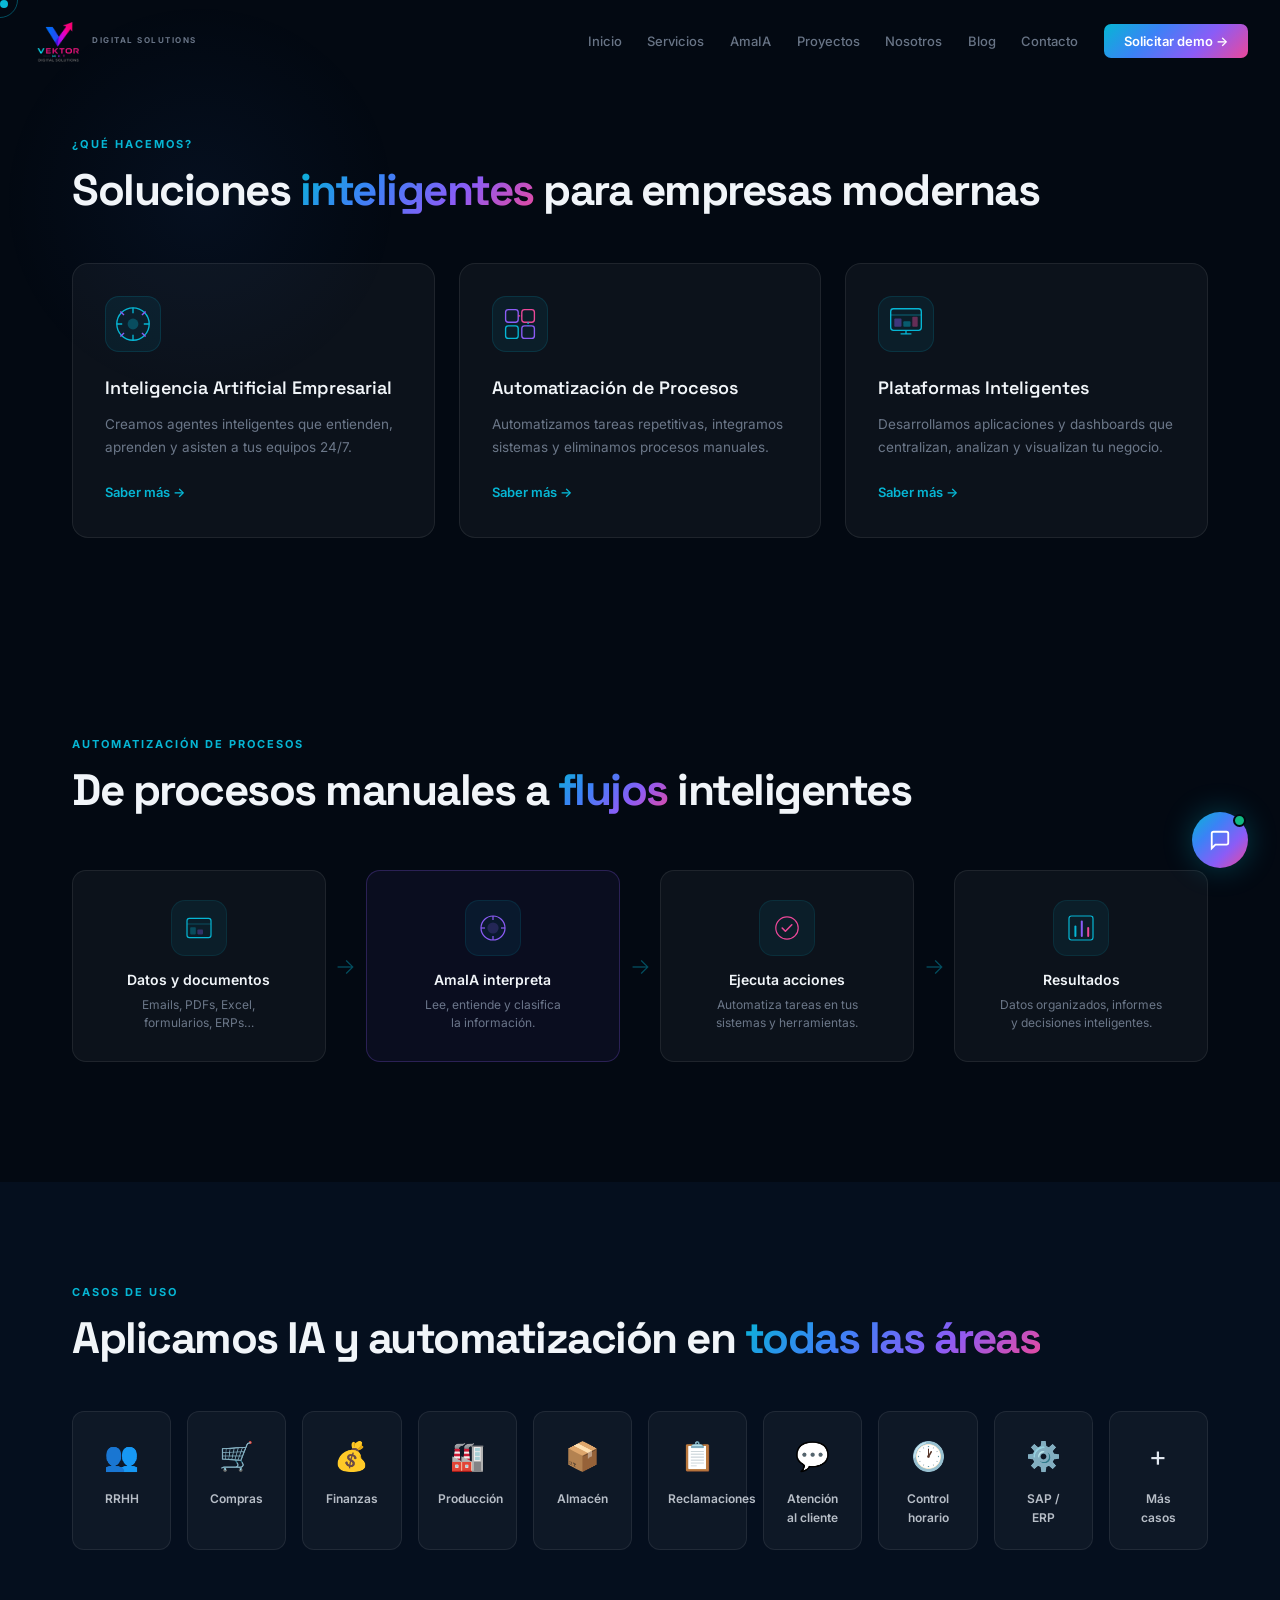
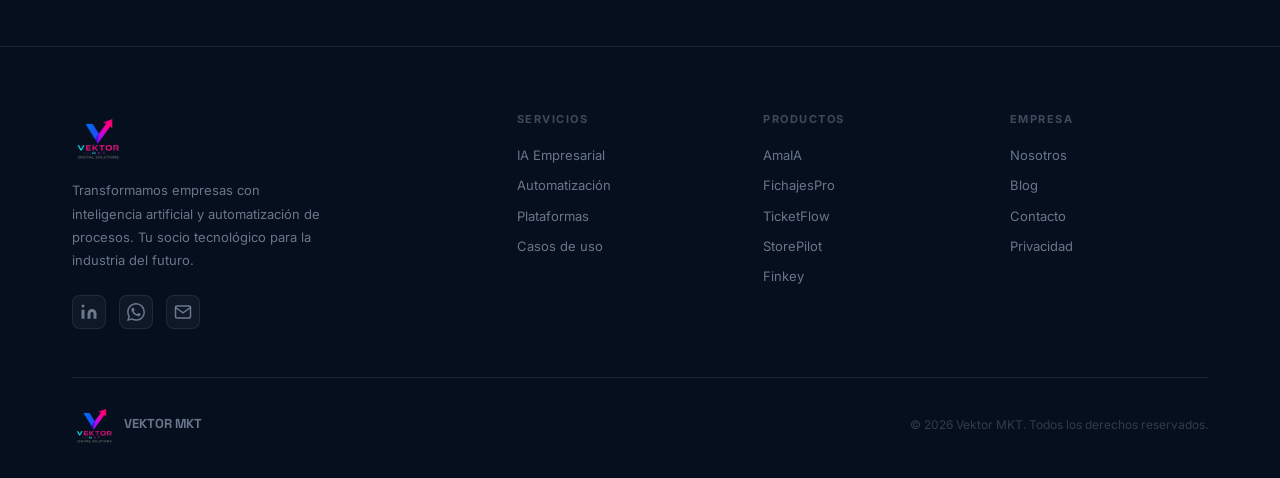
<file: servicios.html>
<!DOCTYPE html>
<html lang="es">
<head>
<meta charset="UTF-8"/>
<title>Servicios de Automatización IA para PYMEs | Vektor MKT</title>
<meta name="description" content="Automatización de procesos, agentes IA, integración con SAP y ERP, chatbots y más. Descubre cómo Vektor MKT transforma tu empresa con inteligencia artificial.">
<meta name="robots" content="index, follow">
<!-- Open Graph -->
<meta property="og:type" content="website">
<meta property="og:title" content="Servicios IA para Empresas — Vektor MKT">
<meta property="og:description" content="Desde agentes de IA hasta automatización de procesos con SAP. Vektor MKT ofrece soluciones a medida para pymes que quieren crecer sin complicarse.">
<meta property="og:image" content="https://vektormkt.es/img/logo_sf.webp">
<meta property="og:locale" content="es_ES">
<!-- Twitter Card -->
<meta name="twitter:card" content="summary_large_image">
<meta name="twitter:title" content="Servicios IA para Empresas — Vektor MKT">
<meta name="twitter:description" content="Desde agentes de IA hasta automatización de procesos con SAP. Vektor MKT ofrece soluciones a medida para pymes que quieren crecer sin complicarse.">
<meta name="twitter:image" content="https://vektormkt.es/img/logo_sf.webp">
<meta name="viewport" content="width=device-width,initial-scale=1.0"/>


<link rel="icon" type="image/png" href="img/icono.png"/>
<link rel="preconnect" href="https://fonts.googleapis.com"/>
<link rel="preconnect" href="https://fonts.gstatic.com" crossorigin/>
<link href="https://fonts.googleapis.com/css2?family=Inter:wght@300;400;500;600;700&family=Space+Grotesk:wght@400;500;600;700;900&display=swap" rel="stylesheet"/>
<link rel="stylesheet" href="style.css"/>
<!-- Google tag (gtag.js) -->
<script async src="https://www.googletagmanager.com/gtag/js?id=G-98J11TT73E"></script>
<script>
  window.dataLayer = window.dataLayer || [];
  function gtag(){dataLayer.push(arguments);}
  gtag('js', new Date());
  gtag('config', 'G-98J11TT73E');
</script>
</head>
<body>
<div id="cursor"></div>
<div id="cursor-ring"></div>
<div id="mouse-glow"></div>

<!-- NAV -->
<nav id="navbar">
  <div class="nav-inner">
    <a href="index.html" class="nav-logo">
      <img src="img/logo_sf.webp" alt="Vektor MKT" class="nav-logo-img" loading="eager"/>
      <span class="nav-logo-sub">DIGITAL SOLUTIONS</span>
    </a>
    <ul class="nav-links" id="nav-links">
      <li><a href="index.html" class="nav-link">Inicio</a></li>
      <li><a href="servicios.html" class="nav-link active">Servicios</a></li>
      <li><a href="amaia.html" class="nav-link">AmaIA</a></li>
      <li><a href="proyectos.html" class="nav-link">Proyectos</a></li>
      <li><a href="nosotros.html" class="nav-link">Nosotros</a></li>
      <li><a href="blog.html" class="nav-link">Blog</a></li>
      <li><a href="contacto.html" class="nav-link">Contacto</a></li>
      <li><a href="contacto.html" class="btn-nav">Solicitar demo →</a></li>
    </ul>
    <button class="nav-toggle" id="nav-toggle" aria-label="Menú">
      <span></span><span></span><span></span>
    </button>
  </div>
</nav>
<!-- ==================== SERVICIOS ==================== -->
<section id="servicios" style="padding-top:130px;" class="sec">
  <div class="container">
    <div class="sec-head reveal">
      <span class="sec-tag">¿QUÉ HACEMOS?</span>
      <h2 class="sec-h2">Soluciones <span class="grad-text">inteligentes</span> para empresas modernas</h2>
    </div>
    <div class="svc-grid">
      <div class="svc-card reveal">
        <div class="svc-icon">
          <svg viewBox="0 0 40 40" fill="none" xmlns="http://www.w3.org/2000/svg" width="36" height="36">
            <circle cx="20" cy="20" r="18" stroke="#06b6d4" stroke-width="1.5"/>
            <circle cx="20" cy="20" r="6" fill="#06b6d4" opacity=".3"/>
            <line x1="20" y1="2" x2="20" y2="8" stroke="#06b6d4" stroke-width="1.5"/>
            <line x1="20" y1="32" x2="20" y2="38" stroke="#06b6d4" stroke-width="1.5"/>
            <line x1="2" y1="20" x2="8" y2="20" stroke="#06b6d4" stroke-width="1.5"/>
            <line x1="32" y1="20" x2="38" y2="20" stroke="#06b6d4" stroke-width="1.5"/>
            <line x1="6" y1="6" x2="10" y2="10" stroke="#8b5cf6" stroke-width="1.5"/>
            <line x1="30" y1="30" x2="34" y2="34" stroke="#8b5cf6" stroke-width="1.5"/>
            <line x1="34" y1="6" x2="30" y2="10" stroke="#8b5cf6" stroke-width="1.5"/>
            <line x1="10" y1="30" x2="6" y2="34" stroke="#8b5cf6" stroke-width="1.5"/>
          </svg>
        </div>
        <h3>Inteligencia Artificial Empresarial</h3>
        <p>Creamos agentes inteligentes que entienden, aprenden y asisten a tus equipos 24/7.</p>
        <a href="#contacto" class="svc-link">Saber más →</a>
      </div>
      <div class="svc-card reveal">
        <div class="svc-icon">
          <svg viewBox="0 0 40 40" fill="none" xmlns="http://www.w3.org/2000/svg" width="36" height="36">
            <rect x="4" y="4" width="14" height="14" rx="3" stroke="#8b5cf6" stroke-width="1.5"/>
            <rect x="22" y="4" width="14" height="14" rx="3" stroke="#ec4899" stroke-width="1.5"/>
            <rect x="4" y="22" width="14" height="14" rx="3" stroke="#06b6d4" stroke-width="1.5"/>
            <rect x="22" y="22" width="14" height="14" rx="3" stroke="#8b5cf6" stroke-width="1.5"/>
            <line x1="18" y1="11" x2="22" y2="11" stroke="#ec4899" stroke-width="1.5" stroke-dasharray="2,1"/>
            <line x1="29" y1="18" x2="29" y2="22" stroke="#06b6d4" stroke-width="1.5" stroke-dasharray="2,1"/>
          </svg>
        </div>
        <h3>Automatización de Procesos</h3>
        <p>Automatizamos tareas repetitivas, integramos sistemas y eliminamos procesos manuales.</p>
        <a href="#contacto" class="svc-link">Saber más →</a>
      </div>
      <div class="svc-card reveal">
        <div class="svc-icon">
          <svg viewBox="0 0 40 40" fill="none" xmlns="http://www.w3.org/2000/svg" width="36" height="36">
            <rect x="3" y="3" width="34" height="24" rx="3" stroke="#06b6d4" stroke-width="1.5"/>
            <line x1="3" y1="10" x2="37" y2="10" stroke="#06b6d4" stroke-width="1" opacity=".5"/>
            <rect x="7" y="14" width="8" height="9" rx="1" fill="#8b5cf6" opacity=".4"/>
            <rect x="17" y="17" width="8" height="6" rx="1" fill="#06b6d4" opacity=".4"/>
            <rect x="27" y="12" width="6" height="11" rx="1" fill="#ec4899" opacity=".4"/>
            <line x1="14" y1="31" x2="26" y2="31" stroke="#06b6d4" stroke-width="1.5"/>
            <line x1="20" y1="27" x2="20" y2="31" stroke="#06b6d4" stroke-width="1.5"/>
          </svg>
        </div>
        <h3>Plataformas Inteligentes</h3>
        <p>Desarrollamos aplicaciones y dashboards que centralizan, analizan y visualizan tu negocio.</p>
        <a href="#contacto" class="svc-link">Saber más →</a>
      </div>
    </div>
  </div>
</section>
<!-- ==================== AUTOMATIZACIÓN ==================== -->
<section id="automatizacion" class="sec">
  <div class="container">
    <div class="sec-head reveal">
      <span class="sec-tag">AUTOMATIZACIÓN DE PROCESOS</span>
      <h2 class="sec-h2">De procesos manuales a <span class="grad-text">flujos</span> inteligentes</h2>
    </div>
    <div class="auto-flow reveal">
      <div class="af-step">
        <div class="af-icon">
          <svg width="32" height="32" viewBox="0 0 40 40" fill="none"><rect x="5" y="8" width="30" height="24" rx="3" stroke="#06b6d4" stroke-width="1.5"/><line x1="5" y1="15" x2="35" y2="15" stroke="#06b6d4" stroke-width="1" opacity=".4"/><rect x="9" y="19" width="7" height="9" rx="1" fill="#06b6d4" opacity=".3"/><rect x="18" y="22" width="7" height="6" rx="1" fill="#8b5cf6" opacity=".3"/></svg>
        </div>
        <div class="af-label">Datos y documentos</div>
        <div class="af-sub">Emails, PDFs, Excel,<br/>formularios, ERPs…</div>
      </div>
      <div class="af-arrow">→</div>
      <div class="af-step af-step-highlight">
        <div class="af-icon">
          <svg width="32" height="32" viewBox="0 0 40 40" fill="none"><circle cx="20" cy="20" r="15" stroke="#8b5cf6" stroke-width="1.5"/><circle cx="20" cy="20" r="7" fill="#8b5cf6" opacity=".2"/><line x1="20" y1="5" x2="20" y2="10" stroke="#8b5cf6" stroke-width="1.5"/><line x1="20" y1="30" x2="20" y2="35" stroke="#8b5cf6" stroke-width="1.5"/><line x1="5" y1="20" x2="10" y2="20" stroke="#8b5cf6" stroke-width="1.5"/><line x1="30" y1="20" x2="35" y2="20" stroke="#8b5cf6" stroke-width="1.5"/></svg>
        </div>
        <div class="af-label">AmaIA interpreta</div>
        <div class="af-sub">Lee, entiende y clasifica<br/>la información.</div>
      </div>
      <div class="af-arrow">→</div>
      <div class="af-step">
        <div class="af-icon">
          <svg width="32" height="32" viewBox="0 0 40 40" fill="none"><circle cx="20" cy="20" r="14" stroke="#ec4899" stroke-width="1.5"/><path d="M14 20l4 4 8-8" stroke="#ec4899" stroke-width="2" stroke-linecap="round" stroke-linejoin="round"/></svg>
        </div>
        <div class="af-label">Ejecuta acciones</div>
        <div class="af-sub">Automatiza tareas en tus<br/>sistemas y herramientas.</div>
      </div>
      <div class="af-arrow">→</div>
      <div class="af-step">
        <div class="af-icon">
          <svg width="32" height="32" viewBox="0 0 40 40" fill="none"><rect x="5" y="5" width="30" height="30" rx="3" stroke="#06b6d4" stroke-width="1.5"/><line x1="13" y1="30" x2="13" y2="18" stroke="#06b6d4" stroke-width="2.5" stroke-linecap="round"/><line x1="21" y1="30" x2="21" y2="12" stroke="#8b5cf6" stroke-width="2.5" stroke-linecap="round"/><line x1="29" y1="30" x2="29" y2="20" stroke="#ec4899" stroke-width="2.5" stroke-linecap="round"/></svg>
        </div>
        <div class="af-label">Resultados</div>
        <div class="af-sub">Datos organizados, informes<br/>y decisiones inteligentes.</div>
      </div>
    </div>
  </div>
</section>
<!-- ==================== CASOS DE USO ==================== -->
<section id="casos" class="sec sec-dark">
  <div class="container">
    <div class="sec-head reveal">
      <span class="sec-tag">CASOS DE USO</span>
      <h2 class="sec-h2">Aplicamos IA y automatización en <span class="grad-text">todas las áreas</span></h2>
    </div>
    <div class="casos-grid">
      <div class="caso-item reveal" data-area="RRHH">
        <div class="caso-icon">👥</div>
        <div class="caso-label">RRHH</div>
      </div>
      <div class="caso-item reveal" data-area="Compras">
        <div class="caso-icon">🛒</div>
        <div class="caso-label">Compras</div>
      </div>
      <div class="caso-item reveal" data-area="Finanzas">
        <div class="caso-icon">💰</div>
        <div class="caso-label">Finanzas</div>
      </div>
      <div class="caso-item reveal" data-area="Producción">
        <div class="caso-icon">🏭</div>
        <div class="caso-label">Producción</div>
      </div>
      <div class="caso-item reveal" data-area="Almacén">
        <div class="caso-icon">📦</div>
        <div class="caso-label">Almacén</div>
      </div>
      <div class="caso-item reveal" data-area="Reclamaciones">
        <div class="caso-icon">📋</div>
        <div class="caso-label">Reclamaciones</div>
      </div>
      <div class="caso-item reveal" data-area="Atención al cliente">
        <div class="caso-icon">💬</div>
        <div class="caso-label">Atención al cliente</div>
      </div>
      <div class="caso-item reveal" data-area="Control horario">
        <div class="caso-icon">🕐</div>
        <div class="caso-label">Control horario</div>
      </div>
      <div class="caso-item reveal" data-area="SAP / ERP">
        <div class="caso-icon">⚙️</div>
        <div class="caso-label">SAP / ERP</div>
      </div>
      <div class="caso-item reveal" data-area="Más casos">
        <div class="caso-icon">+</div>
        <div class="caso-label">Más casos</div>
      </div>
    </div>
  </div>
</section>

<!-- FOOTER -->
<footer id="footer">
  <div class="container">
    <div class="footer-top">
      <div class="footer-brand">
        <img src="img/logo_sf.webp" alt="Vektor MKT" class="nav-logo-img"/>
        <p>Transformamos empresas con inteligencia artificial y automatización de procesos. Tu socio tecnológico para la industria del futuro.</p>
        <div class="footer-socials">
          <a href="#" aria-label="LinkedIn"><svg width="18" height="18" viewBox="0 0 24 24" fill="currentColor"><path d="M16 8a6 6 0 016 6v7h-4v-7a2 2 0 00-2-2 2 2 0 00-2 2v7h-4v-7a6 6 0 016-6zM2 9h4v12H2z"/><circle cx="4" cy="4" r="2"/></svg></a>
          <a href="https://wa.me/34642895833" aria-label="WhatsApp"><svg width="18" height="18" viewBox="0 0 24 24" fill="currentColor"><path d="M17.472 14.382c-.297-.149-1.758-.867-2.03-.967-.273-.099-.471-.148-.67.15-.197.297-.767.966-.94 1.164-.173.199-.347.223-.644.075-.297-.15-1.255-.463-2.39-1.475-.883-.788-1.48-1.761-1.653-2.059-.173-.297-.018-.458.13-.606.134-.133.298-.347.446-.52.149-.174.198-.298.298-.497.099-.198.05-.371-.025-.52-.075-.149-.669-1.612-.916-2.207-.242-.579-.487-.5-.669-.51-.173-.008-.371-.01-.57-.01-.198 0-.52.074-.792.372-.272.297-1.04 1.016-1.04 2.479 0 1.462 1.065 2.875 1.213 3.074.149.198 2.096 3.2 5.077 4.487.709.306 1.262.489 1.694.625.712.227 1.36.195 1.871.118.571-.085 1.758-.719 2.006-1.413.248-.694.248-1.289.173-1.413-.074-.124-.272-.198-.57-.347m-5.421 7.403h-.004a9.87 9.87 0 01-5.031-1.378l-.361-.214-3.741.982.998-3.648-.235-.374a9.86 9.86 0 01-1.51-5.26c.001-5.45 4.436-9.884 9.888-9.884 2.64 0 5.122 1.03 6.988 2.898a9.825 9.825 0 012.893 6.994c-.003 5.45-4.437 9.884-9.885 9.884m8.413-18.297A11.815 11.815 0 0012.05 0C5.495 0 .16 5.335.157 11.892c0 2.096.547 4.142 1.588 5.945L.057 24l6.305-1.654a11.882 11.882 0 005.683 1.448h.005c6.554 0 11.89-5.335 11.893-11.893a11.821 11.821 0 00-3.48-8.413z"/></svg></a>
          <a href="mailto:contacto@vektormkt.es" aria-label="Email"><svg width="18" height="18" viewBox="0 0 24 24" fill="none" stroke="currentColor" stroke-width="2"><path d="M4 4h16c1.1 0 2 .9 2 2v12c0 1.1-.9 2-2 2H4c-1.1 0-2-.9-2-2V6c0-1.1.9-2 2-2z"/><polyline points="22,6 12,13 2,6"/></svg></a>
        </div>
      </div>
      <div class="footer-col">
        <h5>Servicios</h5>
        <a href="servicios.html">IA Empresarial</a>
        <a href="servicios.html">Automatización</a>
        <a href="servicios.html">Plataformas</a>
        <a href="servicios.html#casos">Casos de uso</a>
      </div>
      <div class="footer-col">
        <h5>Productos</h5>
        <a href="amaia.html">AmaIA</a>
        <a href="proyectos.html">FichajesPro</a>
        <a href="proyectos.html">TicketFlow</a>
        <a href="proyectos.html">StorePilot</a>
        <a href="proyectos.html">Finkey</a>
      </div>
      <div class="footer-col">
        <h5>Empresa</h5>
        <a href="nosotros.html">Nosotros</a>
        <a href="blog.html">Blog</a>
        <a href="contacto.html">Contacto</a>
        <a href="privacidad.html">Privacidad</a>
      </div>
    </div>
    <div class="footer-bottom">
      <div class="footer-logo-sm">
        <img src="img/logo_sf.webp" alt="Vektor MKT" class="nav-logo-img" style="max-height:28px;"/>
        <span>VEKTOR MKT</span>
      </div>
      <p class="footer-copy">© <span id="year"></span> Vektor MKT. Todos los derechos reservados.</p>
    </div>
  </div>
</footer>
<!-- CHAT WIDGET -->
<button class="chat-fab" id="chat-fab" aria-label="Abrir chat AmaIA">
  <svg width="22" height="22" viewBox="0 0 24 24" fill="none" stroke="white" stroke-width="2"><path d="M21 15a2 2 0 01-2 2H7l-4 4V5a2 2 0 012-2h14a2 2 0 012 2z"/></svg>
  <span class="chat-fab-pulse"></span>
</button>
<div class="chat-widget" id="chat-widget">
  <div class="cw-header">
    <div class="cw-hinfo">
      <div class="cw-avatar" style="background:#0d1520;padding:3px;"><img src="img/proyectos/amaia-logo.webp" alt="AmaIA" style="width:30px;height:30px;object-fit:contain;border-radius:50%;"/></div>
      <div>
        <div class="cw-name">amaIA</div>
        <div class="cw-status"><span class="online-dot"></span>En línea</div>
      </div>
    </div>
    <div style="display:flex;align-items:center;gap:8px;">
      <a href="https://wa.me/34642895833" target="_blank" rel="noopener" class="cw-wa-header-btn" title="Abrir en WhatsApp">
        <svg width="14" height="14" viewBox="0 0 24 24" fill="currentColor"><path d="M17.472 14.382c-.297-.149-1.758-.867-2.03-.967-.273-.099-.471-.148-.67.15-.197.297-.767.966-.94 1.164-.173.199-.347.223-.644.075-.297-.15-1.255-.463-2.39-1.475-.883-.788-1.48-1.761-1.653-2.059-.173-.297-.018-.458.13-.606.134-.133.298-.347.446-.52.149-.174.198-.298.298-.497.099-.198.05-.371-.025-.52-.075-.149-.669-1.612-.916-2.207-.242-.579-.487-.5-.669-.51-.173-.008-.371-.01-.57-.01-.198 0-.52.074-.792.372-.272.297-1.04 1.016-1.04 2.479 0 1.462 1.065 2.875 1.213 3.074.149.198 2.096 3.2 5.077 4.487.709.306 1.262.489 1.694.625.712.227 1.36.195 1.871.118.571-.085 1.758-.719 2.006-1.413.248-.694.248-1.289.173-1.413-.074-.124-.272-.198-.57-.347m-5.421 7.403h-.004a9.87 9.87 0 01-5.031-1.378l-.361-.214-3.741.982.998-3.648-.235-.374a9.86 9.86 0 01-1.51-5.26c.001-5.45 4.436-9.884 9.888-9.884 2.64 0 5.122 1.03 6.988 2.898a9.825 9.825 0 012.893 6.994c-.003 5.45-4.437 9.884-9.885 9.884m8.413-18.297A11.815 11.815 0 0012.05 0C5.495 0 .16 5.335.157 11.892c0 2.096.547 4.142 1.588 5.945L.057 24l6.305-1.654a11.882 11.882 0 005.683 1.448h.005c6.554 0 11.89-5.335 11.893-11.893a11.821 11.821 0 00-3.48-8.413z"/></svg>
        WhatsApp
      </a>
      <button class="cw-close" id="cw-close">✕</button>
    </div>
  </div>
  <div class="cw-msgs" id="cw-msgs">
    <div class="cw-msg cw-msg-bot">
      <div class="cw-msg-av" style="background:#0d1520;padding:2px;"><img src="img/proyectos/amaia-logo.webp" alt="AmaIA" style="width:20px;height:20px;object-fit:contain;border-radius:50%;"/></div>
      <div class="cw-bubble">👋 Hola, soy <strong>amaIA</strong>. ¿En qué puedo ayudarte hoy?</div>
    </div>
  </div>
  <div class="cw-inp-row">
    <input type="text" id="cw-input" placeholder="Escribe tu mensaje..."/>
    <button id="cw-send" class="cw-send-btn">
      <svg width="16" height="16" viewBox="0 0 24 24" fill="none" stroke="currentColor" stroke-width="2.5"><line x1="22" y1="2" x2="11" y2="13"/><polygon points="22 2 15 22 11 13 2 9 22 2"/></svg>
    </button>
  </div>
</div>

<script src="script.js"></script>
<script>
var y=document.getElementById('year');if(y)y.textContent=new Date().getFullYear();
(function(){
  var end=new Date('2026-09-30T23:59:59+02:00').getTime();
  function tick(){var now=Date.now(),diff=Math.max(0,end-now);
    var d=Math.floor(diff/86400000),h=Math.floor((diff%86400000)/3600000),
        m=Math.floor((diff%3600000)/60000),s=Math.floor((diff%60000)/1000);
    var p=function(n){return String(n).padStart(2,'0');},el;
    if((el=document.getElementById('cd-d')))el.textContent=p(d);
    if((el=document.getElementById('cd-h')))el.textContent=p(h);
    if((el=document.getElementById('cd-m')))el.textContent=p(m);
    if((el=document.getElementById('cd-s')))el.textContent=p(s);
  }tick();setInterval(tick,1000);
})();
</script>
</body>
</html>
</file>
<file: style.css>
/* ============================================================
   VEKTOR MKT — style.css
   Premium Dark · AI & Automation · 2025
   ============================================================ */

/* ---------- RESET & BASE ---------- */
*,*::before,*::after{margin:0;padding:0;box-sizing:border-box;}

:root{
  --blue:#3b82f6;
  --cyan:#06b6d4;
  --purple:#8b5cf6;
  --magenta:#ec4899;
  --dark:#030912;
  --dark2:#050f1e;
  --dark3:#071828;
  --glass:rgba(255,255,255,0.04);
  --glass-b:rgba(255,255,255,0.08);
  --text:#e2e8f0;
  --muted:rgba(148,163,184,0.7);
  --grad:linear-gradient(135deg,#06b6d4,#3b82f6,#8b5cf6,#ec4899);
  --grad2:linear-gradient(90deg,#06b6d4,#8b5cf6);
  --radius:12px;
}

html{scroll-behavior:smooth;font-size:16px;}
body{
  font-family:'Inter',sans-serif;
  background:var(--dark);
  color:var(--text);
  overflow-x:hidden;
  cursor:none;
  line-height:1.6;
}

img{display:block;max-width:100%;}
a{text-decoration:none;color:inherit;}
ul{list-style:none;}

/* ---------- CURSOR ---------- */
#cursor{
  position:fixed;top:0;left:0;width:8px;height:8px;
  background:var(--cyan);border-radius:50%;
  pointer-events:none;z-index:99999;
  will-change:transform;
  mix-blend-mode:screen;
}
#cursor-ring{
  position:fixed;top:0;left:0;width:36px;height:36px;
  border:1px solid rgba(6,182,212,.4);
  border-radius:50%;pointer-events:none;z-index:99998;
  will-change:transform;
  transition:width .1s ease,height .1s ease,border-color .1s ease;
}
#mouse-glow{
  position:fixed;top:0;left:0;
  width:400px;height:400px;
  border-radius:50%;
  background:radial-gradient(circle,rgba(59,130,246,.06) 0%,transparent 70%);
  pointer-events:none;z-index:0;
  will-change:transform;
  transition:left .3s ease,top .3s ease;
}

/* ---------- SCROLLBAR ---------- */
::-webkit-scrollbar{width:6px;}
::-webkit-scrollbar-track{background:var(--dark);}
::-webkit-scrollbar-thumb{background:rgba(59,130,246,.3);border-radius:3px;}
::-webkit-scrollbar-thumb:hover{background:rgba(59,130,246,.5);}

/* ---------- TYPOGRAPHY ---------- */
.grad-text{
  background:var(--grad);
  -webkit-background-clip:text;
  -webkit-text-fill-color:transparent;
  background-clip:text;
}
.sec-tag{
  display:inline-block;
  font-size:11px;font-weight:700;
  letter-spacing:2px;text-transform:uppercase;
  color:var(--cyan);margin-bottom:.8rem;
}
.sec-h2{
  font-family:'Space Grotesk',sans-serif;
  font-size:clamp(26px,3.5vw,44px);
  font-weight:700;color:#f1f5f9;
  letter-spacing:-1.5px;line-height:1.1;
  margin-bottom:1rem;
}
.sec-sub-text{
  font-size:15px;color:var(--muted);
  line-height:1.8;max-width:540px;
  margin-bottom:2.5rem;
}

/* ---------- LAYOUT ---------- */
.container{max-width:1200px;margin:0 auto;padding:0 2rem;}
.sec{padding:6rem 0;}
.sec-dark{background:var(--dark2);}
.sec-head{margin-bottom:3rem;}

/* ---------- BUTTONS ---------- */
.btn-primary{
  display:inline-flex;align-items:center;gap:8px;
  background:var(--grad);color:white;
  padding:13px 28px;border-radius:8px;
  font-size:14px;font-weight:600;
  border:none;cursor:pointer;
  font-family:'Inter',sans-serif;
  box-shadow:0 0 30px rgba(59,130,246,.2);
  transition:opacity .2s,transform .15s,box-shadow .2s;
}
.btn-primary:hover{opacity:.9;transform:translateY(-2px);box-shadow:0 0 50px rgba(59,130,246,.35);}

.btn-ghost{
  display:inline-flex;align-items:center;gap:8px;
  background:transparent;color:var(--text);
  padding:13px 28px;border-radius:8px;
  font-size:14px;font-weight:500;
  border:1px solid var(--glass-b);cursor:pointer;
  transition:border-color .2s,transform .15s;
}
.btn-ghost:hover{border-color:rgba(6,182,212,.4);transform:translateY(-2px);}

/* ---------- SCROLL REVEAL ---------- */
.reveal{opacity:0;transform:translateY(28px);transition:opacity .65s ease,transform .65s ease;}
.reveal.visible{opacity:1;transform:translateY(0);}

/* ============================================================
   NAV
   ============================================================ */
#navbar{
  position:fixed;top:0;left:0;right:0;z-index:1000;
  padding:.9rem 0;
  transition:all .3s;
}
#navbar.scrolled{
  background:rgba(3,9,18,.92);
  backdrop-filter:blur(24px);
  border-bottom:1px solid var(--glass-b);
}
.nav-inner{
  max-width:1400px;margin:0 auto;padding:0 2rem;
  display:flex;align-items:center;justify-content:space-between;gap:1rem;
}
.nav-logo{display:flex;align-items:center;gap:8px;}
.nav-logo img{height:36px;}
.nav-logo-sub{
  font-size:8px;font-weight:700;letter-spacing:1.5px;
  text-transform:uppercase;color:var(--muted);
  line-height:1;
}
.nav-links{
  display:flex;align-items:center;gap:1.6rem;
}
.nav-link{
  font-size:13px;font-weight:500;
  color:rgba(148,163,184,.7);
  transition:color .2s;position:relative;
}
.nav-link::after{
  content:'';position:absolute;bottom:-4px;left:0;right:0;
  height:1px;background:var(--cyan);
  transform:scaleX(0);transition:transform .2s;
}
.nav-link:hover,.nav-link.active{color:#e2e8f0;}
.nav-link:hover::after,.nav-link.active::after{transform:scaleX(1);}
.btn-nav{
  background:var(--grad);color:white;
  padding:9px 20px;border-radius:7px;
  font-size:13px;font-weight:600;
  transition:opacity .2s,transform .15s;
  white-space:nowrap;
}
.btn-nav:hover{opacity:.9;transform:translateY(-1px);}
.nav-toggle{
  display:none;background:none;border:none;cursor:pointer;
  flex-direction:column;gap:5px;padding:4px;
}
.nav-toggle span{display:block;width:22px;height:1.5px;background:var(--text);transition:all .3s;}

/* ============================================================
   HERO
   ============================================================ */
#hero{
  position:relative;min-height:100vh;
  display:flex;align-items:center;
  overflow:hidden;padding-top:70px;
}
#particle-canvas{position:absolute;inset:0;z-index:0;}
.hero-overlay{
  position:absolute;inset:0;z-index:1;
  background:
    radial-gradient(ellipse 70% 60% at 60% 50%,rgba(59,130,246,.07),transparent),
    radial-gradient(ellipse 50% 40% at 30% 80%,rgba(6,182,212,.05),transparent),
    radial-gradient(ellipse 40% 40% at 80% 10%,rgba(139,92,246,.06),transparent);
}
.hero-grid-lines{
  position:absolute;inset:0;z-index:1;
  background-image:
    linear-gradient(rgba(6,182,212,.04) 1px,transparent 1px),
    linear-gradient(90deg,rgba(6,182,212,.04) 1px,transparent 1px);
  background-size:60px 60px;
}
.hero-inner{
  position:relative;z-index:2;
  max-width:1200px;margin:0 auto;padding:0 2rem;
  display:grid;grid-template-columns:1fr 1fr;
  align-items:center;gap:3rem;width:100%;
}
.hero-badge{
  display:inline-flex;align-items:center;gap:8px;
  background:rgba(6,182,212,.08);
  border:1px solid rgba(6,182,212,.2);
  color:var(--cyan);font-size:10px;font-weight:700;
  letter-spacing:1.8px;text-transform:uppercase;
  padding:6px 16px;border-radius:30px;margin-bottom:1.6rem;
}
.badge-dot{
  width:6px;height:6px;border-radius:50%;
  background:var(--cyan);
  animation:blink 1.5s ease-in-out infinite;
}
@keyframes blink{0%,100%{opacity:1;}50%{opacity:.25;}}

.hero-h1{
  font-family:'Space Grotesk',sans-serif;
  font-size:clamp(36px,5vw,64px);
  font-weight:900;line-height:1.05;
  letter-spacing:-2.5px;color:#f1f5f9;
  margin-bottom:1.4rem;
}
.hero-sub{
  font-size:15.5px;line-height:1.8;
  color:var(--muted);margin-bottom:2.2rem;
  max-width:480px;
}
.hero-btns{display:flex;gap:14px;flex-wrap:wrap;margin-bottom:2.5rem;}
.hero-stats{display:flex;align-items:center;gap:2rem;}
.hstat{text-align:center;}
.hstat-n{
  display:block;
  font-family:'Space Grotesk',sans-serif;
  font-size:26px;font-weight:700;
  background:var(--grad2);
  -webkit-background-clip:text;-webkit-text-fill-color:transparent;background-clip:text;
}
.hstat-l{font-size:11px;color:var(--muted);margin-top:2px;}
.hstat-sep{width:1px;height:36px;background:var(--glass-b);}

/* Hero visual */
.hero-right{display:flex;justify-content:center;align-items:center;}
.hero-visual{
  position:relative;width:480px;height:480px;
  flex-shrink:0;
}
.hero-orb{
  position:absolute;border-radius:50%;
  filter:blur(60px);animation:orb-float 6s ease-in-out infinite;
}
.hero-orb-main{
  width:280px;height:280px;
  background:radial-gradient(circle,rgba(6,182,212,.18),rgba(59,130,246,.1),transparent);
  top:50%;left:50%;transform:translate(-50%,-50%);
}
.hero-orb-2{
  width:180px;height:180px;
  background:rgba(139,92,246,.12);
  top:10%;right:10%;
  animation-delay:-2s;animation-duration:8s;
}
.hero-orb-3{
  width:140px;height:140px;
  background:rgba(236,72,153,.1);
  bottom:15%;left:10%;
  animation-delay:-4s;animation-duration:7s;
}
@keyframes orb-float{
  0%,100%{transform:translate(-50%,-50%) translateY(0);}
  50%{transform:translate(-50%,-50%) translateY(-20px);}
}
.hero-neural{
  position:absolute;inset:0;width:100%;height:100%;
}
.float-card{
  position:absolute;
  background:rgba(5,15,30,.85);
  border:1px solid var(--glass-b);
  border-radius:10px;padding:.75rem 1rem;
  backdrop-filter:blur(10px);
  font-size:12px;min-width:130px;
  animation:card-float 5s ease-in-out infinite;
}
.float-card span{display:block;color:var(--muted);font-size:10px;margin-bottom:2px;}
.float-card strong{display:block;font-size:14px;font-weight:700;color:#f1f5f9;}
.fc-dot{width:7px;height:7px;border-radius:50%;margin-bottom:6px;}
.fc-dot-green{background:#10b981;}
.fc-dot-cyan{background:var(--cyan);}
.fc-dot-purple{background:var(--purple);}
.fc1{top:8%;left:0;animation-delay:0s;}
.fc2{bottom:20%;left:-5%;animation-delay:-2s;}
.fc3{top:20%;right:-5%;animation-delay:-4s;}
@keyframes card-float{0%,100%{transform:translateY(0);}50%{transform:translateY(-10px);}}

.hero-scroll{
  position:absolute;bottom:2rem;left:50%;transform:translateX(-50%);
  z-index:3;display:flex;flex-direction:column;align-items:center;
}
.scroll-line{
  display:block;width:1px;height:50px;
  background:linear-gradient(180deg,var(--cyan),transparent);
  animation:scroll-pulse 2s ease-in-out infinite;
}
@keyframes scroll-pulse{0%,100%{opacity:.3;}50%{opacity:1;}}

/* ============================================================
   SERVICIOS
   ============================================================ */
.svc-grid{
  display:grid;grid-template-columns:repeat(3,1fr);gap:1.5rem;
}
.svc-card{
  background:var(--glass);
  border:1px solid var(--glass-b);
  border-radius:16px;padding:2rem;
  transition:border-color .25s,transform .25s;
  position:relative;overflow:hidden;
}
.svc-card::before{
  content:'';position:absolute;
  top:0;left:0;right:0;height:1px;
  background:var(--grad);
  opacity:0;transition:opacity .25s;
}
.svc-card:hover{border-color:rgba(6,182,212,.3);transform:translateY(-5px);}
.svc-card:hover::before{opacity:1;}
.svc-icon{
  width:56px;height:56px;border-radius:14px;
  background:rgba(6,182,212,.08);
  border:1px solid rgba(6,182,212,.15);
  display:flex;align-items:center;justify-content:center;
  margin-bottom:1.4rem;
}
.svc-card h3{
  font-family:'Space Grotesk',sans-serif;
  font-size:18px;font-weight:600;color:#f1f5f9;
  margin-bottom:.6rem;
}
.svc-card p{font-size:13.5px;color:var(--muted);line-height:1.75;margin-bottom:1.2rem;}
.svc-link{font-size:13px;font-weight:600;color:var(--cyan);transition:gap .2s;}
.svc-link:hover{letter-spacing:.5px;}

/* ============================================================
   AMAIA
   ============================================================ */
.amaia-grid{
  display:grid;grid-template-columns:1fr 1.4fr;gap:4rem;
  align-items:center;
}
.amaia-title{
  font-family:'Space Grotesk',sans-serif;
  font-size:clamp(36px,5vw,58px);font-weight:900;
  letter-spacing:-2px;color:#f1f5f9;margin-bottom:.4rem;
}
.amaia-sub{font-size:17px;color:var(--muted);margin-bottom:1.8rem;}
.amaia-feats{display:flex;flex-direction:column;gap:.7rem;}
.amaia-feats li{font-size:14px;color:rgba(226,232,240,.8);display:flex;align-items:center;gap:10px;}
.af-check{
  color:#10b981;font-weight:700;font-size:14px;
  flex-shrink:0;
}

/* Mockup */
.amaia-mockup{
  position:relative;
  background:rgba(5,15,30,.9);
  border:1px solid var(--glass-b);
  border-radius:20px;overflow:hidden;
  display:grid;grid-template-columns:140px 1fr;
  min-height:380px;
}
.amaia-sidebar{
  background:rgba(3,9,18,.6);
  border-right:1px solid var(--glass-b);
  padding:1.2rem .8rem;
  display:flex;flex-direction:column;gap:1rem;
}
.am-sidebar-header{display:flex;align-items:center;gap:8px;padding-bottom:.8rem;border-bottom:1px solid var(--glass-b);}
.am-name{font-size:12px;font-weight:600;color:#f1f5f9;line-height:1.2;}
.am-online{font-size:10px;color:#10b981;font-weight:500;}
.am-sidebar-actions{display:flex;flex-direction:column;gap:4px;}
.am-action{
  font-size:11px;color:var(--muted);
  padding:6px 8px;border-radius:6px;cursor:pointer;
  transition:background .2s;
}
.am-action:hover,.am-action-active{background:rgba(6,182,212,.08);color:#f1f5f9;}
.amaia-chat{padding:1.2rem;display:flex;flex-direction:column;gap:.8rem;overflow:auto;}
.ac-question{
  align-self:flex-end;
  background:rgba(6,182,212,.1);
  border:1px solid rgba(6,182,212,.2);
  border-radius:10px 10px 0 10px;
  padding:.6rem .9rem;font-size:12px;color:#f1f5f9;
  max-width:80%;
}
.ac-response{background:rgba(255,255,255,.03);border-radius:10px;padding:.9rem;}
.ac-resp-header{display:flex;align-items:center;gap:8px;margin-bottom:.6rem;}
.ac-av{
  width:22px;height:22px;border-radius:50%;
  background:var(--grad);display:flex;align-items:center;justify-content:center;
  font-size:9px;font-weight:700;color:white;flex-shrink:0;
}
.ac-resp-header span{font-size:10px;color:var(--muted);}
.ac-text{font-size:11.5px;color:rgba(226,232,240,.8);margin-bottom:.6rem;line-height:1.6;}
.ac-table{width:100%;border-collapse:collapse;font-size:11px;margin-bottom:.6rem;}
.ac-table th{color:var(--muted);font-weight:600;text-align:left;padding:4px 6px;border-bottom:1px solid var(--glass-b);}
.ac-table td{padding:4px 6px;color:rgba(226,232,240,.8);border-bottom:1px solid rgba(255,255,255,.03);}
.ac-table .pos{color:#10b981;font-weight:600;}
.ac-follow{font-size:11.5px;color:var(--cyan);}
.ac-input-row{display:flex;gap:6px;margin-top:auto;padding-top:.8rem;border-top:1px solid var(--glass-b);}
.ac-input{
  flex:1;background:rgba(255,255,255,.04);
  border:1px solid var(--glass-b);border-radius:7px;
  padding:7px 12px;font-size:12px;color:var(--text);
  font-family:'Inter',sans-serif;outline:none;
}
.ac-send{
  width:32px;height:32px;border-radius:7px;
  background:var(--grad);border:none;cursor:pointer;
  display:flex;align-items:center;justify-content:center;color:white;
  flex-shrink:0;
}

/* Avatar overlay */
.amaia-avatar-wrap{
  position:absolute;right:-20px;bottom:0;
  pointer-events:none;
}
.amaia-avatar-glow{
  position:absolute;bottom:0;right:20px;
  width:180px;height:260px;
  background:radial-gradient(ellipse at center bottom,rgba(6,182,212,.2),transparent 70%);
  pointer-events:none;
}
.amaia-avatar{position:relative;z-index:2;}

/* ============================================================
   AUTOMATIZACIÓN
   ============================================================ */
.auto-flow{
  display:flex;align-items:center;
  gap:0;overflow-x:auto;
  padding:.5rem 0 1.5rem;
}
.af-step{
  background:var(--glass);
  border:1px solid var(--glass-b);
  border-radius:14px;padding:1.8rem 1.4rem;
  text-align:center;flex:1;min-width:160px;
  transition:border-color .2s;
}
.af-step-highlight{
  background:rgba(139,92,246,.06);
  border-color:rgba(139,92,246,.25);
}
.af-step:hover{border-color:rgba(6,182,212,.3);}
.af-icon{
  width:56px;height:56px;border-radius:14px;
  background:rgba(6,182,212,.08);
  border:1px solid rgba(6,182,212,.1);
  display:flex;align-items:center;justify-content:center;
  margin:0 auto .8rem;
}
.af-label{font-size:14px;font-weight:600;color:#f1f5f9;margin-bottom:.3rem;}
.af-sub{font-size:12px;color:var(--muted);line-height:1.5;}
.af-arrow{
  font-size:22px;color:rgba(6,182,212,.4);
  padding:0 .6rem;flex-shrink:0;font-weight:300;
}

/* ============================================================
   CASOS DE USO
   ============================================================ */
.casos-grid{
  display:flex;flex-wrap:wrap;gap:1rem;
  justify-content:center;
}
.caso-item{
  background:var(--glass);
  border:1px solid var(--glass-b);
  border-radius:12px;padding:1.4rem 1.2rem;
  min-width:100px;text-align:center;
  cursor:default;transition:all .2s;
  flex:1;min-width:90px;max-width:130px;
}
.caso-item:hover{
  background:rgba(6,182,212,.07);
  border-color:rgba(6,182,212,.3);
  transform:translateY(-3px);
}
.caso-icon{font-size:28px;margin-bottom:.6rem;display:block;}
.caso-label{font-size:12px;font-weight:600;color:rgba(226,232,240,.8);}

/* ============================================================
   PROYECTOS
   ============================================================ */
.proj-ver-todos{font-size:13px;font-weight:600;color:var(--cyan);transition:letter-spacing .2s;}
.proj-ver-todos:hover{letter-spacing:.3px;}
.proj-grid{display:grid;grid-template-columns:repeat(3,1fr);gap:1.5rem;margin-bottom:1.5rem;}
.proj-card{
  background:var(--glass);
  border:1px solid var(--glass-b);
  border-radius:16px;overflow:hidden;
  transition:border-color .25s,transform .25s;
}
.proj-card:hover{border-color:rgba(6,182,212,.3);transform:translateY(-5px);}

/* Project screens */
.proj-screen{
  height:170px;padding:1rem;
  display:flex;flex-direction:column;gap:.5rem;
}
.pv-reclamaciones{background:linear-gradient(135deg,#071525,#0d2040);}
.pv-horario{background:linear-gradient(135deg,#071e14,#0a2e1e);}
.pv-amaia{background:linear-gradient(135deg,#100720,#1c0d3a);}

.ps-bar{display:flex;gap:5px;margin-bottom:.5rem;}
.ps-bar span{width:8px;height:8px;border-radius:50%;background:rgba(255,255,255,.15);}
.ps-bar span:nth-child(1){background:#ef4444;opacity:.7;}
.ps-bar span:nth-child(2){background:#f59e0b;opacity:.7;}
.ps-bar span:nth-child(3){background:#10b981;opacity:.7;}
.ps-content{display:flex;flex-direction:column;gap:.4rem;}
.ps-row{display:flex;gap:.4rem;}
.ps-block{
  height:18px;background:rgba(255,255,255,.07);
  border-radius:4px;flex:1;
}
.ps-block-wide{flex:3;}
.ps-block-green{background:rgba(16,185,129,.2);}
.ps-block-yellow{background:rgba(251,191,36,.15);}
.ps-chat-bubble{
  font-size:10px;padding:5px 10px;
  border-radius:8px;max-width:80%;
  line-height:1.4;
}
.ps-chat-bot{background:rgba(6,182,212,.12);color:rgba(226,232,240,.8);align-self:flex-start;}
.ps-chat-user{background:rgba(139,92,246,.15);color:rgba(226,232,240,.8);align-self:flex-end;}

.proj-body{padding:1.4rem;}
.proj-tags-row{display:flex;gap:6px;flex-wrap:wrap;margin-bottom:.7rem;}
.ptag{
  font-size:9px;font-weight:700;letter-spacing:.8px;
  text-transform:uppercase;padding:3px 10px;border-radius:20px;
}
.ptag-blue{background:rgba(59,130,246,.1);color:#60a5fa;}
.ptag-yellow{background:rgba(251,191,36,.1);color:#fbbf24;}
.ptag-purple{background:rgba(139,92,246,.1);color:#a78bfa;}
.proj-body h3{
  font-family:'Space Grotesk',sans-serif;
  font-size:16px;font-weight:600;color:#f1f5f9;margin-bottom:.4rem;
}
.proj-body p{font-size:12.5px;color:var(--muted);line-height:1.65;margin-bottom:.8rem;}
.proj-link{font-size:13px;font-weight:600;color:var(--cyan);transition:letter-spacing .2s;}
.proj-link:hover{letter-spacing:.3px;}
.proj-link.muted{color:var(--muted);cursor:default;}

.proj-custom-banner{
  background:rgba(6,182,212,.04);
  border:1px solid rgba(6,182,212,.12);
  border-radius:14px;padding:2.5rem;
  display:flex;align-items:center;justify-content:space-between;gap:2rem;
  flex-wrap:wrap;
}
.proj-custom-banner h3{
  font-family:'Space Grotesk',sans-serif;
  font-size:20px;font-weight:700;color:#f1f5f9;margin-bottom:.3rem;
}
.proj-custom-banner p{font-size:13.5px;color:var(--muted);}

/* ============================================================
   TECNOLOGÍAS
   ============================================================ */
.tech-strip{
  display:flex;flex-wrap:wrap;gap:1rem;align-items:center;
}
.tech-item{flex-shrink:0;}
.tech-logo{
  display:flex;align-items:center;gap:8px;
  background:var(--glass);border:1px solid var(--glass-b);
  border-radius:10px;padding:.75rem 1.2rem;
  font-size:13px;font-weight:700;color:rgba(226,232,240,.8);
  transition:all .2s;white-space:nowrap;
}
.tech-logo:hover{border-color:rgba(6,182,212,.3);color:#f1f5f9;transform:translateY(-2px);}
.tech-emoji{font-size:16px;}
.tech-claude{color:var(--cyan);border-color:rgba(6,182,212,.2);}
.tech-openai{color:#10b981;border-color:rgba(16,185,129,.2);}
.tech-sap{color:#0070d2;border-color:rgba(0,112,210,.2);}
.tech-oracle{color:#f80000;border-color:rgba(248,0,0,.15);}
.tech-n8n{color:#ea4b71;border-color:rgba(234,75,113,.2);}

/* ============================================================
   STATS
   ============================================================ */
.stats-section{
  background:linear-gradient(180deg,var(--dark2),var(--dark3));
  border-top:1px solid var(--glass-b);
  border-bottom:1px solid var(--glass-b);
}
.stats-grid{
  display:flex;flex-wrap:wrap;
  justify-content:center;gap:3rem;
}
.stat-item{text-align:center;}
.stat-icon{font-size:28px;margin-bottom:.5rem;}
.stat-num{
  font-family:'Space Grotesk',sans-serif;
  font-size:clamp(28px,4vw,42px);font-weight:900;
  background:var(--grad);
  -webkit-background-clip:text;-webkit-text-fill-color:transparent;background-clip:text;
  margin-bottom:.3rem;line-height:1;
}
.stat-label{font-size:12.5px;color:var(--muted);line-height:1.5;}

/* ============================================================
   METODOLOGÍA
   ============================================================ */
.method-timeline{
  display:flex;flex-direction:column;gap:0;
  position:relative;
  padding-left:3rem;
}
.method-timeline::before{
  content:'';
  position:absolute;left:20px;top:0;bottom:0;width:1px;
  background:linear-gradient(180deg,var(--cyan),var(--purple),var(--magenta));
  opacity:.3;
}
.mt-step{
  display:flex;align-items:flex-start;gap:1.5rem;
  padding-bottom:2.5rem;position:relative;
}
.mt-num{
  width:40px;height:40px;border-radius:50%;
  background:var(--grad);
  display:flex;align-items:center;justify-content:center;
  font-family:'Space Grotesk',sans-serif;
  font-size:16px;font-weight:700;color:white;
  flex-shrink:0;position:relative;z-index:1;
  box-shadow:0 0 20px rgba(6,182,212,.3);
  margin-left:-3rem;
}
.mt-content{padding-top:.3rem;}
.mt-content h4{
  font-family:'Space Grotesk',sans-serif;
  font-size:17px;font-weight:600;color:#f1f5f9;margin-bottom:.3rem;
}
.mt-content p{font-size:13.5px;color:var(--muted);line-height:1.7;}

/* ============================================================
   POR QUÉ
   ============================================================ */
.why-grid{display:grid;grid-template-columns:repeat(3,1fr);gap:1.5rem;}
.why-card{
  background:var(--glass);border:1px solid var(--glass-b);
  border-radius:16px;padding:2.2rem;
  transition:border-color .2s,transform .2s;
}
.why-card:hover{border-color:rgba(6,182,212,.25);transform:translateY(-4px);}
.why-num{
  font-family:'Space Grotesk',sans-serif;
  font-size:48px;font-weight:900;
  background:var(--grad2);
  -webkit-background-clip:text;-webkit-text-fill-color:transparent;background-clip:text;
  line-height:1;margin-bottom:.6rem;
}
.why-card h4{font-family:'Space Grotesk',sans-serif;font-size:16px;font-weight:600;color:#f1f5f9;margin-bottom:.4rem;}
.why-card p{font-size:13px;color:var(--muted);line-height:1.7;}

/* ============================================================
   CTA BANNER
   ============================================================ */
.cta-banner{
  padding:5rem 0;
  background:var(--dark2);
  border-top:1px solid var(--glass-b);
  border-bottom:1px solid var(--glass-b);
}
.cta-inner{
  max-width:1200px;margin:0 auto;padding:0 2rem;
  text-align:center;position:relative;overflow:hidden;
}
.cta-orb{
  position:absolute;border-radius:50%;filter:blur(80px);pointer-events:none;
}
.cta-orb-1{width:300px;height:300px;background:rgba(6,182,212,.08);top:-100px;left:-50px;}
.cta-orb-2{width:250px;height:250px;background:rgba(139,92,246,.08);bottom:-80px;right:-30px;}
.cta-inner h2{
  font-family:'Space Grotesk',sans-serif;
  font-size:clamp(28px,4vw,46px);font-weight:700;
  color:#f1f5f9;letter-spacing:-1.5px;line-height:1.1;
  margin-bottom:1rem;position:relative;z-index:1;
}
.cta-inner p{font-size:15px;color:var(--muted);margin-bottom:2.5rem;position:relative;z-index:1;}
.cta-btns{display:flex;gap:14px;justify-content:center;flex-wrap:wrap;position:relative;z-index:1;}

/* ============================================================
   BLOG
   ============================================================ */
.blog-grid{display:grid;grid-template-columns:repeat(3,1fr);gap:1.5rem;}
.blog-card{
  background:var(--glass);border:1px solid var(--glass-b);
  border-radius:14px;padding:2rem;
  transition:border-color .2s,transform .2s;
}
.blog-card:hover{border-color:rgba(6,182,212,.25);transform:translateY(-4px);}
.blog-cat{
  display:inline-block;font-size:10px;font-weight:700;
  letter-spacing:1px;text-transform:uppercase;
  color:var(--cyan);
  background:rgba(6,182,212,.08);
  border:1px solid rgba(6,182,212,.15);
  padding:3px 10px;border-radius:20px;margin-bottom:1rem;
}
.blog-card h4{
  font-family:'Space Grotesk',sans-serif;
  font-size:16px;font-weight:600;color:#f1f5f9;
  margin-bottom:.6rem;line-height:1.4;
}
.blog-card p{font-size:13px;color:var(--muted);line-height:1.7;margin-bottom:1.2rem;}
.blog-link{font-size:13px;font-weight:600;color:var(--cyan);}

/* ============================================================
   CONTACTO
   ============================================================ */
.contact-grid{
  display:grid;grid-template-columns:1fr 1.3fr;gap:4rem;
  align-items:start;
}
.contact-info{display:flex;flex-direction:column;gap:.8rem;margin-top:2rem;}
.ci-item{
  display:flex;align-items:center;gap:12px;
  padding:1rem 1.2rem;
  background:var(--glass);border:1px solid var(--glass-b);
  border-radius:10px;transition:border-color .2s;
}
.ci-item:hover{border-color:rgba(6,182,212,.2);}
.ci-icon{
  width:38px;height:38px;border-radius:9px;
  background:rgba(6,182,212,.08);
  display:flex;align-items:center;justify-content:center;
  font-size:18px;flex-shrink:0;
}
.ci-label{font-size:11px;color:var(--muted);}
.ci-val{font-size:14px;font-weight:500;color:#f1f5f9;}
.contact-form-wrap{
  background:var(--glass);border:1px solid var(--glass-b);
  border-radius:18px;padding:2.5rem;
}
.form-row-2{display:grid;grid-template-columns:1fr 1fr;gap:1rem;}
.form-group{margin-bottom:1.2rem;}
.form-group label{
  display:block;font-size:11.5px;font-weight:600;
  color:rgba(148,163,184,.7);margin-bottom:.5rem;
  letter-spacing:.3px;
}
.form-group input,
.form-group select,
.form-group textarea{
  width:100%;
  background:rgba(255,255,255,.03);
  border:1px solid var(--glass-b);border-radius:9px;
  padding:12px 16px;color:var(--text);
  font-size:14px;font-family:'Inter',sans-serif;outline:none;
  transition:border-color .2s;
}
.form-group input:focus,
.form-group select:focus,
.form-group textarea:focus{border-color:rgba(6,182,212,.4);}
.form-group select option{background:#0d1b2e;}
.btn-submit{
  width:100%;background:var(--grad);color:white;
  border:none;padding:15px;border-radius:9px;
  font-size:15px;font-weight:600;cursor:pointer;
  font-family:'Inter',sans-serif;transition:opacity .2s,transform .15s;
}
.btn-submit:hover{opacity:.9;transform:translateY(-1px);}
.form-msg{font-size:13px;text-align:center;margin-top:1rem;}

/* ============================================================
   FOOTER
   ============================================================ */
#footer{
  background:var(--dark2);
  border-top:1px solid var(--glass-b);
  padding:4rem 0 2rem;
}
.footer-top{
  display:grid;grid-template-columns:2fr 1fr 1fr 1fr;
  gap:3rem;margin-bottom:3rem;
}
.footer-brand p{font-size:13px;color:var(--muted);line-height:1.8;margin-top:1rem;max-width:260px;}
.footer-socials{display:flex;gap:.8rem;margin-top:1.4rem;}
.footer-socials a{
  width:34px;height:34px;border-radius:8px;
  background:var(--glass);border:1px solid var(--glass-b);
  display:flex;align-items:center;justify-content:center;
  color:var(--muted);transition:all .2s;
}
.footer-socials a:hover{border-color:rgba(6,182,212,.3);color:#f1f5f9;background:rgba(6,182,212,.07);}
.footer-col h5{
  font-size:11px;font-weight:700;letter-spacing:1.5px;
  text-transform:uppercase;color:rgba(148,163,184,.4);
  margin-bottom:1rem;
}
.footer-col a{
  display:block;font-size:13px;
  color:var(--muted);margin-bottom:.6rem;
  transition:color .2s;
}
.footer-col a:hover{color:#e2e8f0;}
.footer-bottom{
  display:flex;align-items:center;justify-content:space-between;
  padding-top:1.5rem;border-top:1px solid var(--glass-b);
  flex-wrap:wrap;gap:1rem;
}
.footer-logo-sm{display:flex;align-items:center;gap:8px;}
.footer-logo-sm span{
  font-family:'Space Grotesk',sans-serif;
  font-size:13px;font-weight:700;color:var(--muted);
}
.footer-copy{font-size:12px;color:rgba(148,163,184,.3);}

/* ============================================================
   CHAT WIDGET
   ============================================================ */
.chat-fab{
  position:fixed;bottom:2rem;right:2rem;z-index:9000;
  width:56px;height:56px;border-radius:50%;
  background:var(--grad);border:none;cursor:pointer;
  display:flex;align-items:center;justify-content:center;
  box-shadow:0 0 30px rgba(6,182,212,.3);
  transition:transform .2s;
}
.chat-fab:hover{transform:scale(1.08);}
.chat-fab-pulse{
  position:absolute;top:2px;right:2px;
  width:13px;height:13px;border-radius:50%;
  background:#10b981;border:2px solid var(--dark);
  animation:blink 1.5s infinite;
}
.chat-widget{
  position:fixed;bottom:5.5rem;right:2rem;z-index:8999;
  width:360px;background:rgba(5,15,30,.97);
  border:1px solid var(--glass-b);border-radius:20px;
  overflow:hidden;display:none;flex-direction:column;
  backdrop-filter:blur(20px);
  box-shadow:0 20px 60px rgba(0,0,0,.5);
}
.chat-widget.open{display:flex;}
.cw-header{
  display:flex;align-items:center;justify-content:space-between;
  padding:1rem 1.2rem;
  background:rgba(6,182,212,.07);
  border-bottom:1px solid var(--glass-b);
}
.cw-hinfo{display:flex;align-items:center;gap:10px;}
.cw-avatar{
  width:36px;height:36px;border-radius:50%;
  background:var(--grad);
  display:flex;align-items:center;justify-content:center;
  font-size:12px;font-weight:700;color:white;flex-shrink:0;
}
.cw-name{font-size:14px;font-weight:600;color:#f1f5f9;}
.cw-status{font-size:11px;color:#10b981;display:flex;align-items:center;gap:5px;}
.online-dot{width:6px;height:6px;border-radius:50%;background:#10b981;display:inline-block;animation:blink 1.5s infinite;}
.cw-close{background:none;border:none;color:var(--muted);cursor:pointer;font-size:18px;line-height:1;}
.cw-msgs{
  flex:1;overflow-y:auto;padding:1rem;
  display:flex;flex-direction:column;gap:.8rem;
  min-height:260px;max-height:340px;
}
.cw-msg{display:flex;gap:8px;align-items:flex-end;}
.cw-msg-user{flex-direction:row-reverse;}
.cw-msg-av{
  width:24px;height:24px;border-radius:50%;
  background:var(--grad);display:flex;align-items:center;justify-content:center;
  font-size:9px;font-weight:700;color:white;flex-shrink:0;
}
.cw-bubble{
  padding:.65rem .9rem;border-radius:12px;font-size:13px;line-height:1.6;
  max-width:80%;
}
.cw-msg-bot .cw-bubble{background:rgba(6,182,212,.09);border:1px solid rgba(6,182,212,.15);color:#e2e8f0;border-bottom-left-radius:3px;}
.cw-msg-user .cw-bubble{background:rgba(139,92,246,.15);border:1px solid rgba(139,92,246,.2);color:#e2e8f0;border-bottom-right-radius:3px;}
.cw-typing span{width:6px;height:6px;border-radius:50%;background:var(--cyan);display:inline-block;animation:typing-dot .8s ease-in-out infinite;margin:0 1px;}
.cw-typing span:nth-child(2){animation-delay:.16s;}
.cw-typing span:nth-child(3){animation-delay:.32s;}
@keyframes typing-dot{0%,100%{transform:translateY(0);opacity:.4;}50%{transform:translateY(-5px);opacity:1;}}
.cw-inp-row{
  display:flex;gap:8px;padding:1rem;
  border-top:1px solid var(--glass-b);
}
.cw-inp-row input{
  flex:1;background:rgba(255,255,255,.04);
  border:1px solid var(--glass-b);border-radius:8px;
  padding:10px 14px;color:var(--text);font-size:13px;
  font-family:'Inter',sans-serif;outline:none;
}
.cw-inp-row input:focus{border-color:rgba(6,182,212,.3);}
.cw-send-btn{
  width:38px;height:38px;border-radius:8px;
  background:var(--grad);border:none;cursor:pointer;
  display:flex;align-items:center;justify-content:center;
  color:white;flex-shrink:0;
}
.cw-wa-header-btn{
  display:inline-flex;align-items:center;gap:5px;
  padding:5px 10px;border-radius:20px;
  background:rgba(37,211,102,.12);border:1px solid rgba(37,211,102,.25);
  color:#25d366;font-size:11px;font-weight:600;
  text-decoration:none;transition:background .2s,border-color .2s;
  white-space:nowrap;
}
.cw-wa-header-btn:hover{background:rgba(37,211,102,.22);border-color:rgba(37,211,102,.5);}

/* ============================================================
   RESPONSIVE
   ============================================================ */
@media(max-width:1024px){
  .amaia-avatar-wrap{display:none;}
  .amaia-mockup{grid-template-columns:110px 1fr;}
}
@media(max-width:900px){
  #navbar{padding:.8rem 0;}
  .nav-links{
    display:none;position:fixed;
    top:0;left:0;right:0;bottom:0;
    background:rgba(3,9,18,.98);
    flex-direction:column;align-items:center;
    justify-content:center;gap:1.8rem;z-index:2000;
  }
  .nav-links.open{display:flex;}
  .nav-toggle{display:flex;}
  .hero-inner{grid-template-columns:1fr;}
  .hero-right{display:none;}
  .svc-grid,.proj-grid,.why-grid,.blog-grid{grid-template-columns:1fr 1fr;}
  .amaia-grid,.contact-grid{grid-template-columns:1fr;}
  .footer-top{grid-template-columns:1fr 1fr;}
  .stats-grid{gap:2rem;}
  .auto-flow{flex-direction:column;align-items:stretch;}
  .af-arrow{transform:rotate(90deg);text-align:center;padding:.3rem 0;}
  .form-row-2{grid-template-columns:1fr;}
}
@media(max-width:600px){
  .svc-grid,.proj-grid,.why-grid,.blog-grid,.tech-strip{grid-template-columns:1fr;}
  .tech-strip{flex-direction:column;}
  .hero-stats{flex-wrap:wrap;gap:1rem;}
  .footer-top{grid-template-columns:1fr;}
  .chat-widget{width:calc(100vw - 2rem);right:1rem;}
  .method-timeline{padding-left:2.5rem;}
}

/* ============================================================
   PROYECTOS — logo cards (actualización)
   ============================================================ */
.proj-grid-5{grid-template-columns:repeat(3,1fr);}
@media(max-width:1100px){.proj-grid-5{grid-template-columns:repeat(2,1fr);}}
@media(max-width:600px){.proj-grid-5{grid-template-columns:1fr;}}

.proj-logo-wrap{
  height:200px;
  display:flex;align-items:center;justify-content:center;
  padding:2rem 2.5rem;
  background:#f8fafc;
  border-bottom:1px solid rgba(0,0,0,.08);
  position:relative;
  overflow:hidden;
}
.proj-logo-wrap::before{
  content:'';
  position:absolute;inset:0;
  background:radial-gradient(ellipse 70% 60% at 50% 50%, rgba(255,255,255,1), rgba(241,245,249,.95));
  pointer-events:none;
}
.proj-logo-img{
  max-height:130px;max-width:85%;
  width:auto;
  object-fit:contain;
  position:relative;z-index:1;
  filter:none;
  transition:transform .3s;
}
.proj-card:hover .proj-logo-img{
  transform:scale(1.06);
}

.proj-status{
  display:inline-block;
  font-size:9px;font-weight:700;letter-spacing:1px;
  text-transform:uppercase;
  padding:3px 10px;border-radius:20px;
}
.status-prod{background:rgba(16,185,129,.1);color:#34d399;}
.status-dev{background:rgba(251,191,36,.1);color:#fbbf24;}
.status-test{background:rgba(59,130,246,.1);color:#60a5fa;}

.proj-channels-mini{display:flex;gap:5px;flex-wrap:wrap;margin:.6rem 0;}
.pchan{
  font-size:10px;font-weight:600;
  padding:2px 8px;border-radius:20px;
}
.pchan-wa{background:rgba(37,211,102,.1);color:#25d366;border:1px solid rgba(37,211,102,.2);}
.pchan-tg{background:rgba(42,171,238,.1);color:#2aabee;border:1px solid rgba(42,171,238,.2);}
.pchan-web{background:rgba(6,182,212,.1);color:#06b6d4;border:1px solid rgba(6,182,212,.2);}

/* ============================================================
   AMAIA — channels strip
   ============================================================ */
.amaia-channels{
  display:flex;flex-wrap:wrap;gap:.6rem;
  margin-top:1.2rem;
}
.amaia-channel{
  display:flex;align-items:center;gap:7px;
  background:var(--glass);
  border:1px solid var(--glass-b);
  border-radius:8px;padding:.5rem .9rem;
  font-size:12.5px;font-weight:600;color:rgba(226,232,240,.8);
  transition:border-color .2s,transform .2s;
}
.amaia-channel:hover{border-color:rgba(6,182,212,.3);transform:translateY(-2px);}
.af-check.wapp{color:#25d366;}

/* ============================================================
   AMAIA — real logo (reemplaza avatar SVG)
   ============================================================ */
.amaia-avatar-wrap{display:none;}
.amaia-avatar-glow{display:none;}
.amaia-avatar-logo{display:none;}
.amaia-real-logo{display:none;}
@keyframes logo-float{
  0%,100%{transform:translateY(0);}
  50%{transform:translateY(-10px);}
}

/* AmaIA logo en cabecera de sección */
.amaia-logo-header{
  margin-bottom:1.5rem;
}
.amaia-header-logo{
  height:90px;
  width:auto;
  object-fit:contain;
  background:#ffffff;
  border-radius:16px;
  padding:.8rem 1.4rem;
  box-shadow:0 4px 24px rgba(0,0,0,.25);
}


/* ============================================================
   HOMEPAGE REDESIGN — Promo bar + Offer Slider + Product Grid
   ============================================================ */

/* ---- PROMO BAR ---- */
#promo-bar {
  background: linear-gradient(90deg,#06b6d4,#3b82f6,#8b5cf6,#ec4899);
  background-size:300% 100%;
  animation: promoShift 6s linear infinite;
  color:#fff;
  text-align:center;
  padding:.6rem 1rem;
  font-size:13px;
  font-weight:500;
  letter-spacing:.3px;
  position:fixed;
  top:0;
  left:0;
  width:100%;
  z-index:1002;
}
@keyframes promoShift{0%{background-position:0% 50%}50%{background-position:100% 50%}100%{background-position:0% 50%}}
.promo-badge{
  background:rgba(255,255,255,.25);
  border-radius:4px;padding:2px 7px;
  font-weight:700;font-size:11px;
  letter-spacing:1px;margin-right:.5rem;
}
.promo-cta{
  display:inline-block;
  margin-left:.8rem;
  background:rgba(255,255,255,.2);
  border:1px solid rgba(255,255,255,.4);
  color:#fff;border-radius:20px;
  padding:2px 12px;font-size:12px;
  font-weight:600;transition:background .2s;
  text-decoration:none;
}
.promo-cta:hover{background:rgba(255,255,255,.35);}

/* Navbar at top, no promo bar */
#navbar{top:0 !important;}
#hero{padding-top:80px !important;}

/* Nav logo — clean proportional sizing, no distortion */
.nav-logo-img {
  height: 52px !important;
  min-height: 44px;
  max-height: 70px;
  width: auto !important;
  max-width: 180px;
  object-fit: contain;
  display: block;
}

/* ---- AMAIA PRICING SECTION ---- */
.amaia-pricing-section {
  background: #fff;
  padding: 5rem 0 6rem;
}
.pricing-head {
  text-align: center;
  margin-bottom: 3rem;
}
.pricing-amaia-logo {
  max-height: 60px; max-width: 200px;
  object-fit: contain;
  margin: 0 auto 1.2rem;
  display: block;
}
.offer-title {
  color: #0f172a !important;
  margin-bottom: .5rem;
}
.offer-sub {
  color: #64748b;
  margin-bottom: 1.5rem;
}

/* Countdown */
.offer-countdown {
  display: inline-flex;
  align-items: center;
  gap: .5rem;
  background: #0f172a;
  border-radius: 12px;
  padding: .75rem 1.5rem;
  margin-bottom: 0;
}
.cd-unit { display:flex; flex-direction:column; align-items:center; }
.cd-num {
  font-family: 'Space Grotesk', sans-serif;
  font-size: 2rem; font-weight: 700;
  color: #06b6d4;
  line-height: 1;
  min-width: 2.2ch;
  text-align: center;
}
.cd-lbl { font-size: 10px; color: rgba(148,163,184,.7); text-transform:uppercase; letter-spacing:1px; margin-top:2px; }
.cd-sep { font-size: 1.5rem; font-weight:700; color: rgba(6,182,212,.5); margin-bottom:8px; }

/* Pricing grid */
.pricing-grid {
  display: grid;
  grid-template-columns: repeat(3, 1fr);
  gap: 1.5rem;
  align-items: start;
}
@media(max-width:900px){ .pricing-grid { grid-template-columns: 1fr; max-width:420px; margin:0 auto; } }

.pricing-card {
  background: #fff;
  border: 1.5px solid rgba(15,23,42,.1);
  border-radius: 20px;
  padding: 2rem 1.75rem;
  position: relative;
  transition: transform .2s, box-shadow .2s;
}
.pricing-card:hover {
  transform: translateY(-4px);
  box-shadow: 0 16px 48px rgba(6,182,212,.1);
}
.pricing-card-featured {
  border-color: #06b6d4;
  box-shadow: 0 8px 40px rgba(6,182,212,.15);
  background: linear-gradient(180deg, rgba(6,182,212,.04) 0%, #fff 60%);
}
.pc-popular {
  position: absolute; top: -14px; left: 50%; transform: translateX(-50%);
  background: linear-gradient(135deg,#06b6d4,#3b82f6);
  color: #fff; font-size: 11px; font-weight: 700;
  letter-spacing: 1px; padding: 4px 16px;
  border-radius: 20px; white-space: nowrap;
}
.pc-plan {
  font-family: 'Space Grotesk', sans-serif;
  font-size: 1.4rem; font-weight: 700;
  color: #0f172a; margin-bottom: .25rem;
  margin-top: .5rem;
}
.pc-channels {
  font-size: 12px; color: #64748b;
  margin-bottom: 1.4rem;
}

/* Setup row */
.pc-setup-row {
  display: flex; align-items: center; gap: .4rem;
  background: rgba(236,72,153,.07);
  border-radius: 8px; padding: .5rem .75rem;
  margin-bottom: 1.2rem;
}
.pc-setup-lbl { font-size: 12px; color: #64748b; margin-right: auto; }
.pc-setup-old { font-size: 13px; color: #94a3b8; text-decoration: line-through; }
.pc-setup-new {
  font-family: 'Space Grotesk', sans-serif;
  font-size: 1.1rem; font-weight: 700; color: #0f172a;
}
.pc-badge-50 {
  background: #ec4899; color: #fff;
  font-size: 10px; font-weight: 800;
  padding: 2px 7px; border-radius: 20px;
  letter-spacing: .5px;
}

/* Monthly price */
.pc-price-block { text-align: center; margin-bottom: 1.4rem; }
.pc-price-row {
  display: flex; align-items: baseline; justify-content: center;
  gap: .15rem; line-height: 1;
}
.pc-currency { font-size: 1.2rem; font-weight: 600; color: #0f172a; }
.pc-amount {
  font-family: 'Space Grotesk', sans-serif;
  font-size: 3rem; font-weight: 900; color: #0f172a;
}
.pc-period { font-size: 14px; color: #64748b; align-self: flex-end; margin-bottom: .3rem; }
.pc-first-free {
  font-size: 13px; color: #10b981;
  margin-top: .4rem; font-weight: 500;
}

/* Features list */
.pc-feats { list-style: none; margin-bottom: 1.75rem; }
.pc-feats li {
  font-size: 13.5px; color: #334155;
  padding: .35rem 0;
  border-bottom: 1px solid rgba(15,23,42,.05);
  display: flex; align-items: center; gap: .5rem;
}
.pc-feats li:last-child { border-bottom: none; }
.pc-check { color: #06b6d4; font-weight: 700; flex-shrink: 0; }
.pc-feat-no { color: #94a3b8 !important; }
.pc-feat-no .pc-check { color: #94a3b8; }

/* CTA */
.pc-cta {
  display: block; text-align: center;
  background: #0f172a;
  color: #fff;
  font-weight: 700; font-size: 14px;
  padding: .8rem 1rem;
  border-radius: 50px;
  transition: opacity .2s, transform .2s;
  text-decoration: none;
}
.pc-cta:hover { opacity: .85; transform: translateY(-1px); }
.pc-cta-featured {
  background: var(--grad);
}

/* Pricing note */
.pricing-note {
  text-align: center;
  margin-top: 2rem;
  font-size: 13px;
  color: #94a3b8;
}

/* ---- PRODUCT GRID SECTION ---- */
.products-section {
  background: #f0f4ff;
  padding: 5rem 0;
}
.prod-grid {
  display: grid;
  grid-template-columns: repeat(auto-fill, minmax(240px, 1fr));
  gap: 1.2rem;
}
.prod-card {
  display: flex;
  flex-direction: column;
  background: #fff;
  border: 1.5px solid rgba(15,23,42,.07);
  border-radius: 16px;
  padding: 1.5rem;
  text-decoration: none;
  color: inherit;
  transition: transform .2s, box-shadow .2s, border-color .2s;
  cursor: pointer;
}
.prod-card:hover {
  transform: translateY(-3px);
  box-shadow: 0 12px 40px rgba(6,182,212,.12);
  border-color: rgba(6,182,212,.3);
}
.prod-logo-wrap {
  height: 100px; display:flex; align-items:center;
  margin-bottom: 1rem;
}
.prod-logo-wrap img {
  max-height: 90px !important; max-width: 200px !important;
  width: auto !important; height: auto !important;
  object-fit: contain;
}
.prod-info {}
.prod-status {
  font-size: 11px; color: #10b981;
  font-weight: 600; display:block;
  margin-bottom: .3rem;
}
.prod-card h4 {
  font-family: 'Space Grotesk', sans-serif;
  font-size: 1.05rem; font-weight: 700;
  color: #0f172a; margin-bottom: .35rem;
}
.prod-card p {
  font-size: 13px; color: #64748b;
  line-height: 1.5; margin-bottom: .75rem;
}
.prod-tag {
  display: inline-block;
  font-size: 11px; font-weight: 600;
  letter-spacing: .5px;
  background: rgba(6,182,212,.1);
  color: #06b6d4;
  padding: 2px 9px;
  border-radius: 20px;
}
.prod-card-custom {
  border-style: dashed;
  border-color: rgba(59,130,246,.3);
  background: rgba(59,130,246,.03);
  align-items: center;
  text-align: center;
  justify-content: center;
}
.prod-custom-icon {
  width: 56px; height: 56px;
  border-radius: 50%;
  background: linear-gradient(135deg,#06b6d4,#3b82f6);
  color: #fff;
  font-size: 1.8rem; font-weight: 300;
  display: flex; align-items:center; justify-content:center;
  margin-bottom: 1rem;
}
.prod-tag-custom {
  background: rgba(59,130,246,.12);
  color: #3b82f6;
}

/* Blog light override */
.blog-light {
  background: #fff;
}
.blog-light .blog-card {
  background: #f8faff;
  border: 1.5px solid rgba(15,23,42,.07);
}
.blog-light .sec-h2 { color: #0f172a; }

/* ---- OFFER SLIDER SECTION ---- */
.offer-slider-section {
  background: var(--dark,#030912);
  padding: 4rem 0;
}
.os-slider-wrap {
  position: relative;
  overflow: hidden;
  border-radius: 20px;
}
.os-slider {
  display: flex;
  transition: transform .45s cubic-bezier(.4,0,.2,1);
}
.os-slide {
  min-width: 100%;
  box-sizing: border-box;
}
.os-slide-inner {
  display: flex;
  align-items: center;
  gap: 2rem;
  background: #ffffff;
  border: 1.5px solid rgba(6,182,212,.25);
  border-radius: 20px;
  padding: 3rem 3.5rem;
  min-height: 280px;
  box-shadow: 0 4px 24px rgba(6,182,212,.08), 0 1px 4px rgba(0,0,0,.06);
}
.os-slide-promo {
  background: #ffffff !important;
}
.os-slide-left {
  flex: 1;
}
.os-slide-left h3 {
  font-family: 'Space Grotesk', sans-serif;
  font-size: 1.9rem;
  font-weight: 700;
  color: #0f172a;
  margin: .75rem 0 1rem;
  line-height: 1.2;
}
.os-slide-left p {
  color: #475569;
  font-size: 15px;
  line-height: 1.6;
  margin-bottom: 1.5rem;
}
.os-slide-right {
  flex-shrink: 0;
  display: flex;
  align-items: center;
  justify-content: center;
  width: 200px;
}
.os-prod-logo {
  max-width: 180px;
  max-height: 120px;
  width: auto;
  height: auto;
  object-fit: contain;
  filter: drop-shadow(0 0 20px rgba(6,182,212,.3));
}
.os-badge {
  display: inline-block;
  background: rgba(6,182,212,.15);
  color: #06b6d4;
  font-size: 11px;
  font-weight: 700;
  letter-spacing: 1.5px;
  padding: 4px 12px;
  border-radius: 20px;
  border: 1px solid rgba(6,182,212,.3);
  text-transform: uppercase;
}
.os-badge-fire {
  background: rgba(236,72,153,.15);
  color: #ec4899;
  border-color: rgba(236,72,153,.3);
}
.os-prev, .os-next {
  position: absolute;
  top: 50%;
  transform: translateY(-50%);
  background: rgba(6,182,212,.15);
  border: 1px solid rgba(6,182,212,.3);
  color: #06b6d4;
  width: 42px; height: 42px;
  border-radius: 50%;
  font-size: 1.2rem;
  cursor: pointer;
  transition: background .2s;
  z-index: 10;
  display: flex; align-items: center; justify-content: center;
}
.os-prev { left: 12px; }
.os-next { right: 12px; }
.os-prev:hover, .os-next:hover { background: rgba(6,182,212,.3); }
.os-dots {
  display: flex;
  justify-content: center;
  gap: .5rem;
  margin-top: 1rem;
}
.os-dot {
  width: 8px; height: 8px;
  border-radius: 50%;
  background: rgba(6,182,212,.25);
  cursor: pointer;
  transition: background .2s, transform .2s;
}
.os-dot.active {
  background: #06b6d4;
  transform: scale(1.3);
}
@media(max-width:700px) {
  .os-slide-inner { flex-direction: column; padding: 2rem 1.5rem; }
  .os-slide-right { width: 100%; }
  .os-slide-left h3 { font-size: 1.4rem; }
}

/* ---- PRODUCTS HOME SECTION ---- */
.products-home-section {
  background: var(--dark,#030912);
  padding: 5rem 0;
}

/* ---- AMAIA PAGE MISSING CLASSES ---- */
.amaia-left { display: flex; flex-direction: column; }
.amaia-right { display: flex; flex-direction: column; align-items: center; }
.am-avatar {
  width: 36px; height: 36px;
  border-radius: 50%;
  background: rgba(6,182,212,.1);
  display: flex; align-items: center; justify-content: center;
  flex-shrink: 0;
}

/* ---- REVEAL FALLBACK — content visible even if JS fails ---- */
/* CSS animation makes reveal elements visible after 0.5s as safety net */
@keyframes revealFallback {
  from { opacity: 0; transform: translateY(28px); }
  to   { opacity: 1; transform: translateY(0); }
}
.reveal {
  animation: revealFallback 0.7s ease 0.5s forwards;
}
/* When JS works and adds .visible, override animation immediately */
.reveal.visible {
  animation: none;
  opacity: 1 !important;
  transform: translateY(0) !important;
}

/* ---- HERO HEIGHT — reduce empty canvas space ---- */
#hero {
  min-height: 680px !important;
  max-height: 800px !important;
}

/* ---- HIDE CUSTOM CURSOR ON TOUCH / MOBILE DEVICES ---- */
@media (hover: none), (pointer: coarse) {
  #cursor, #cursor-ring, #mouse-glow { display: none !important; visibility: hidden !important; }
  body { cursor: auto !important; }
}
</file>
